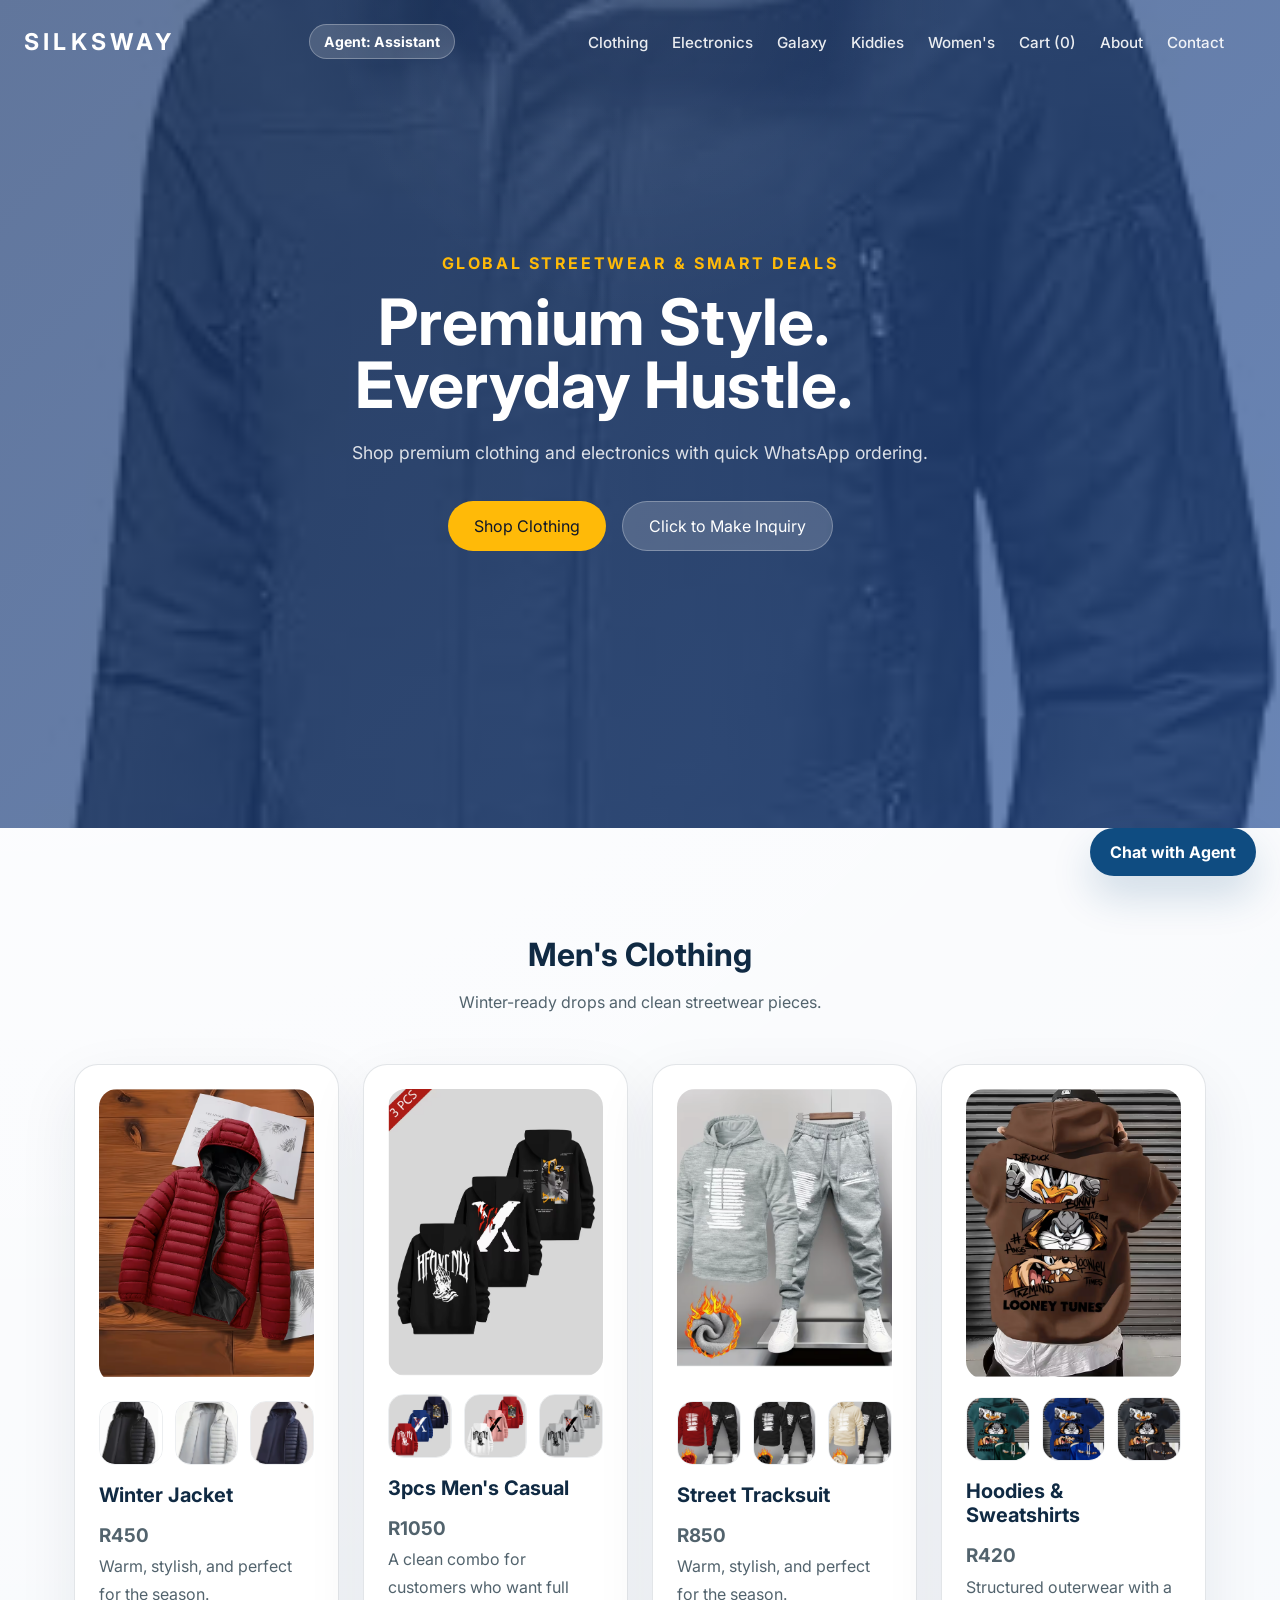
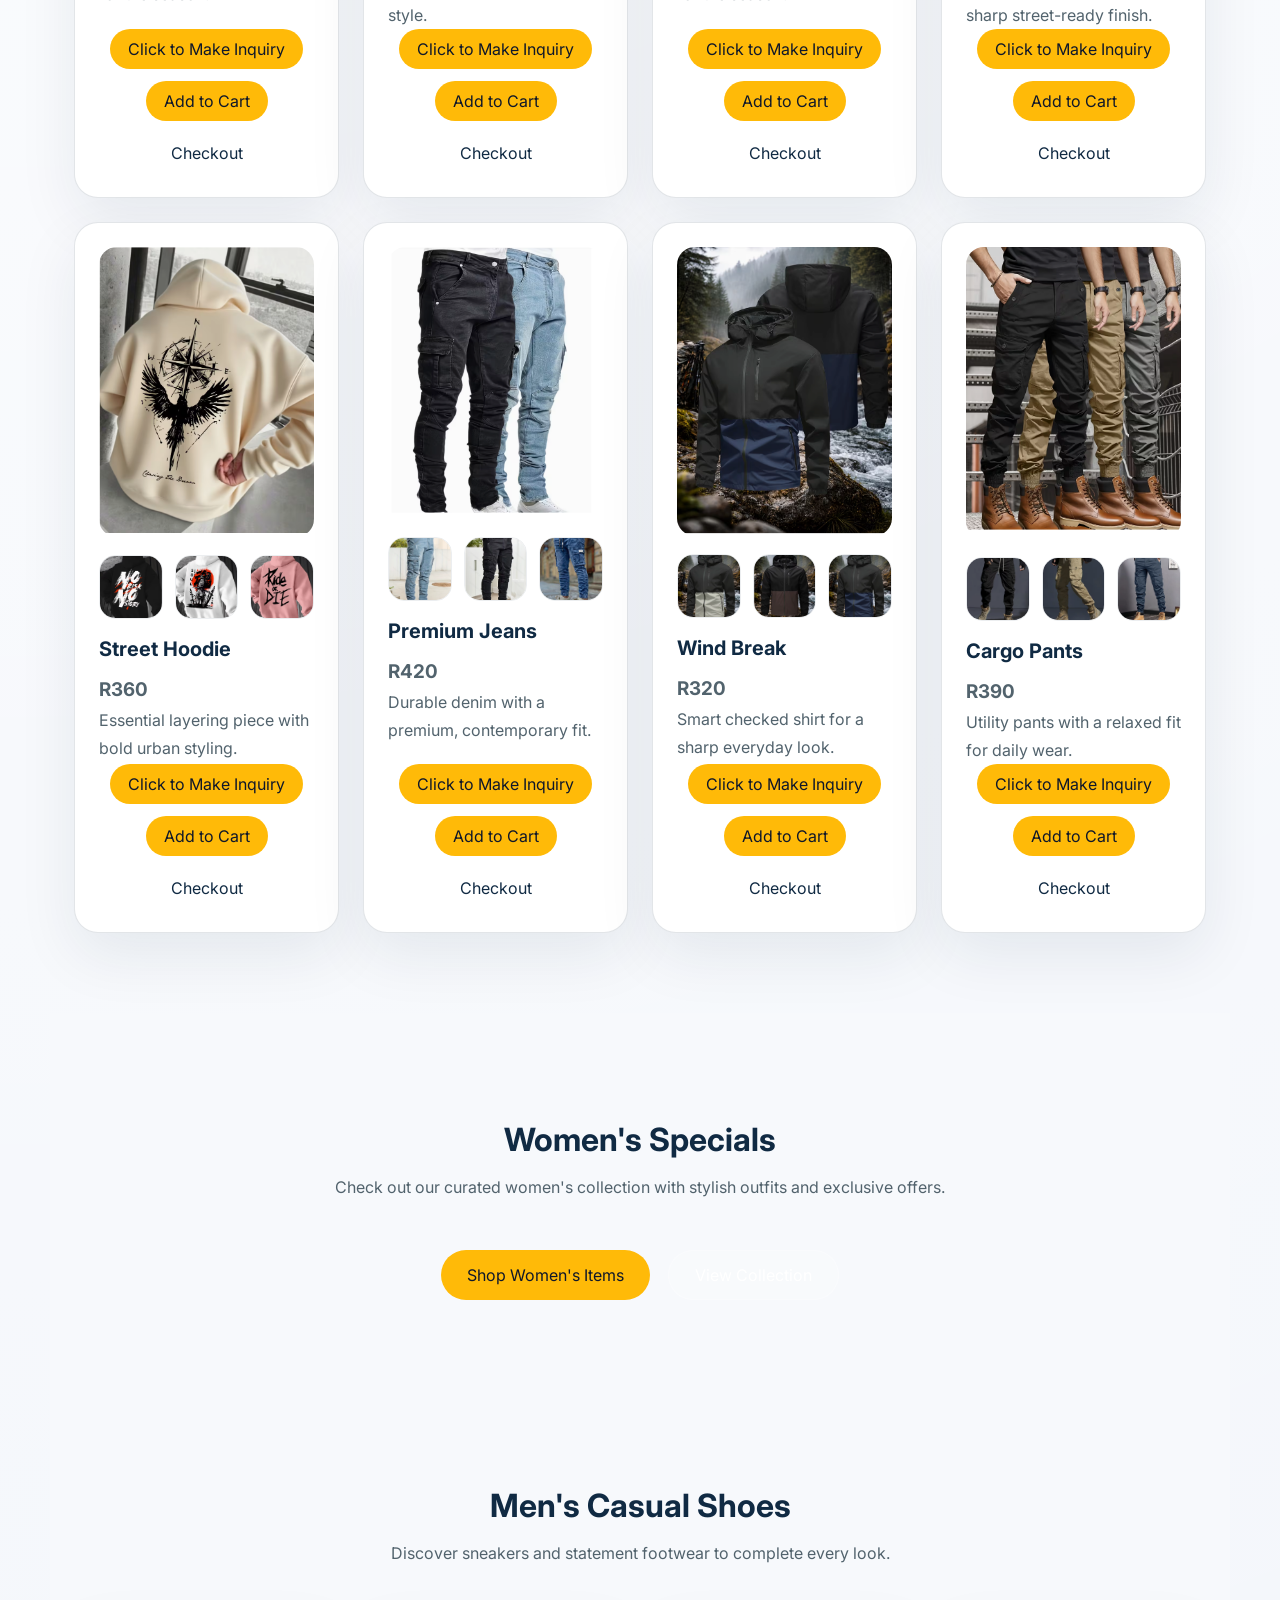
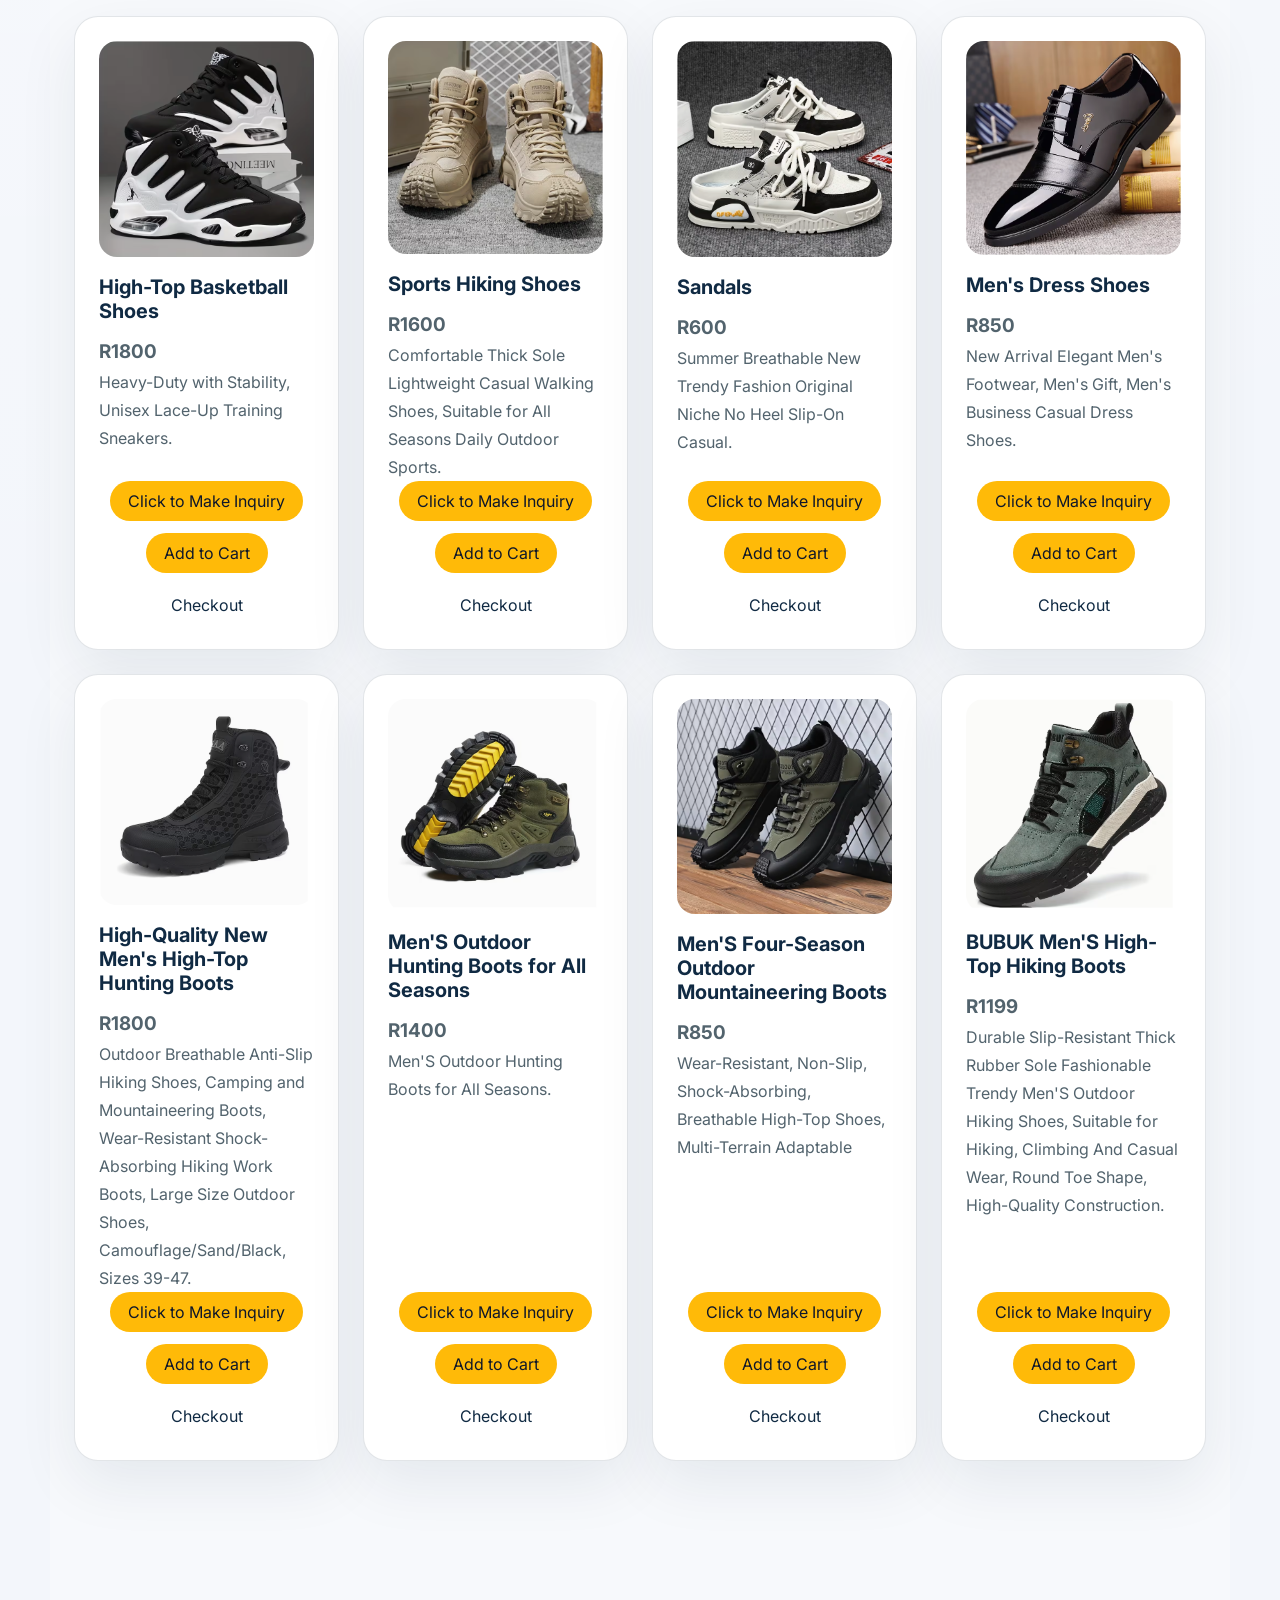
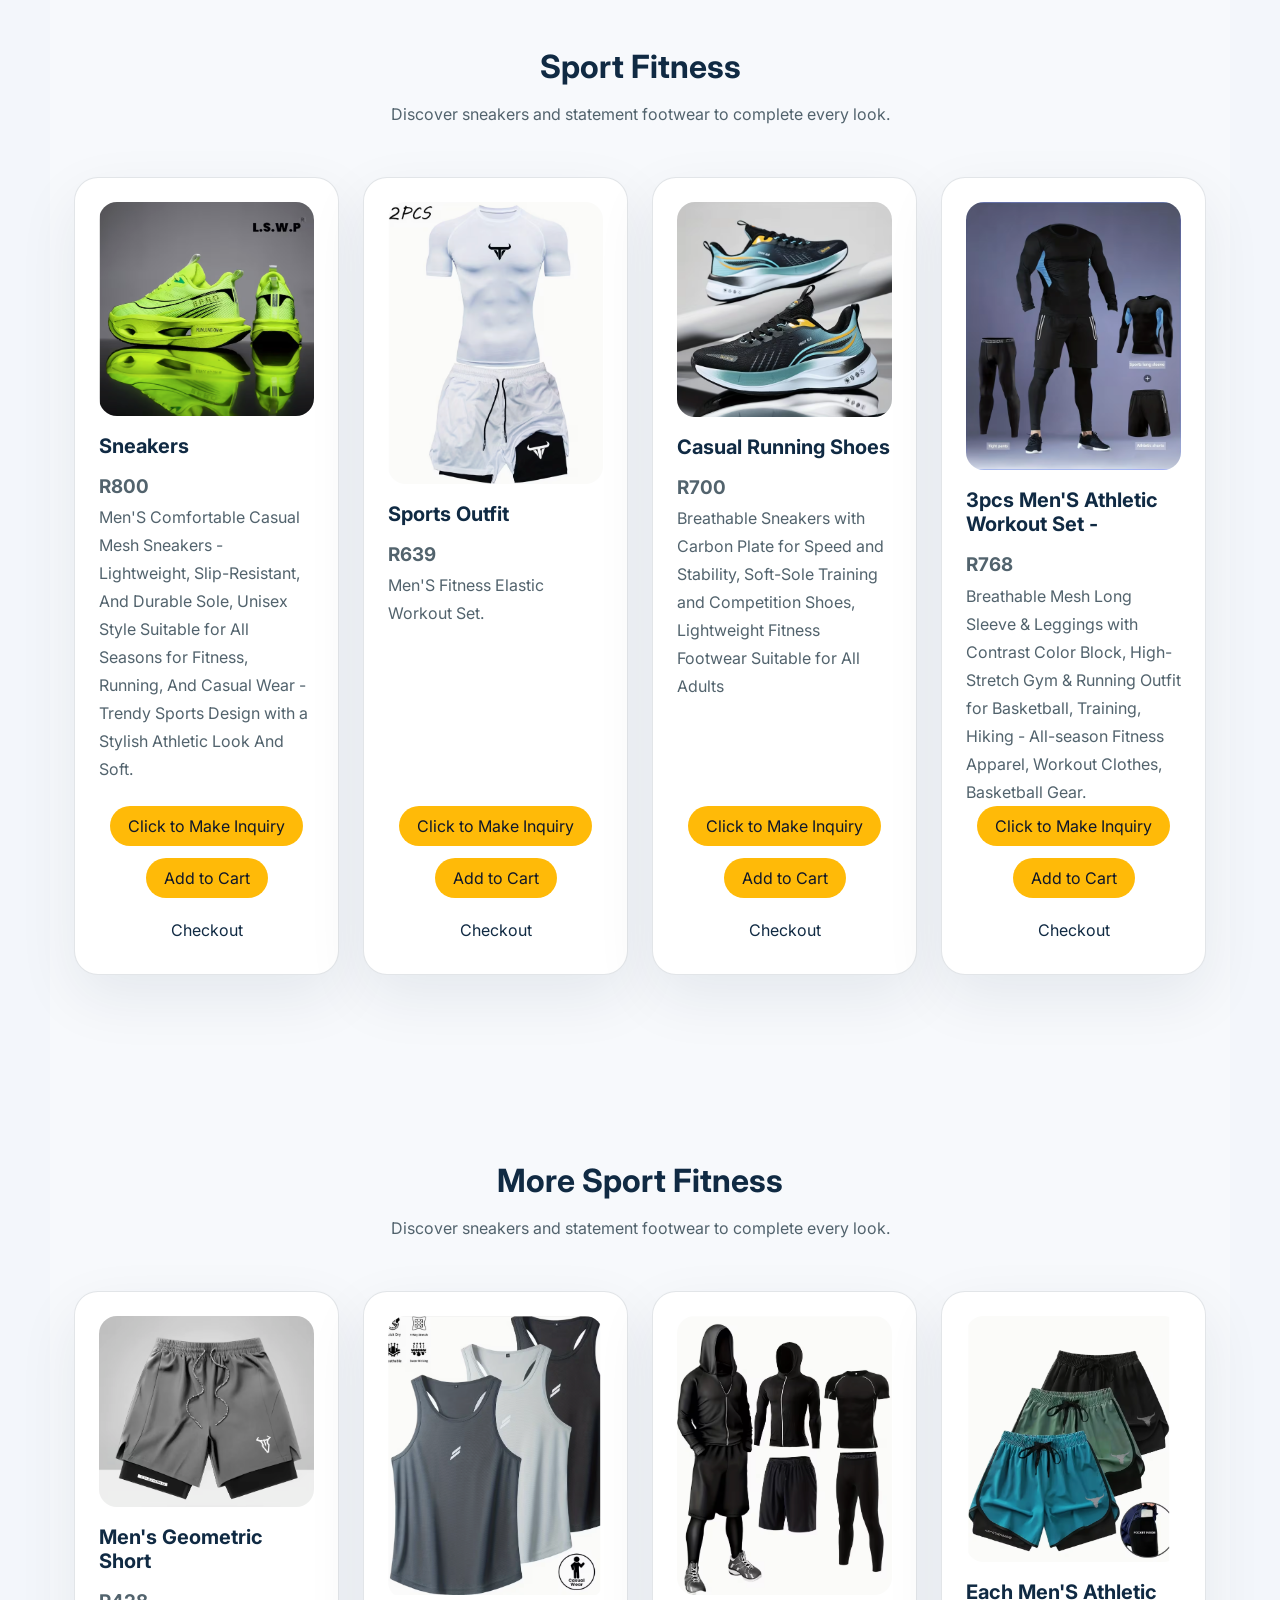
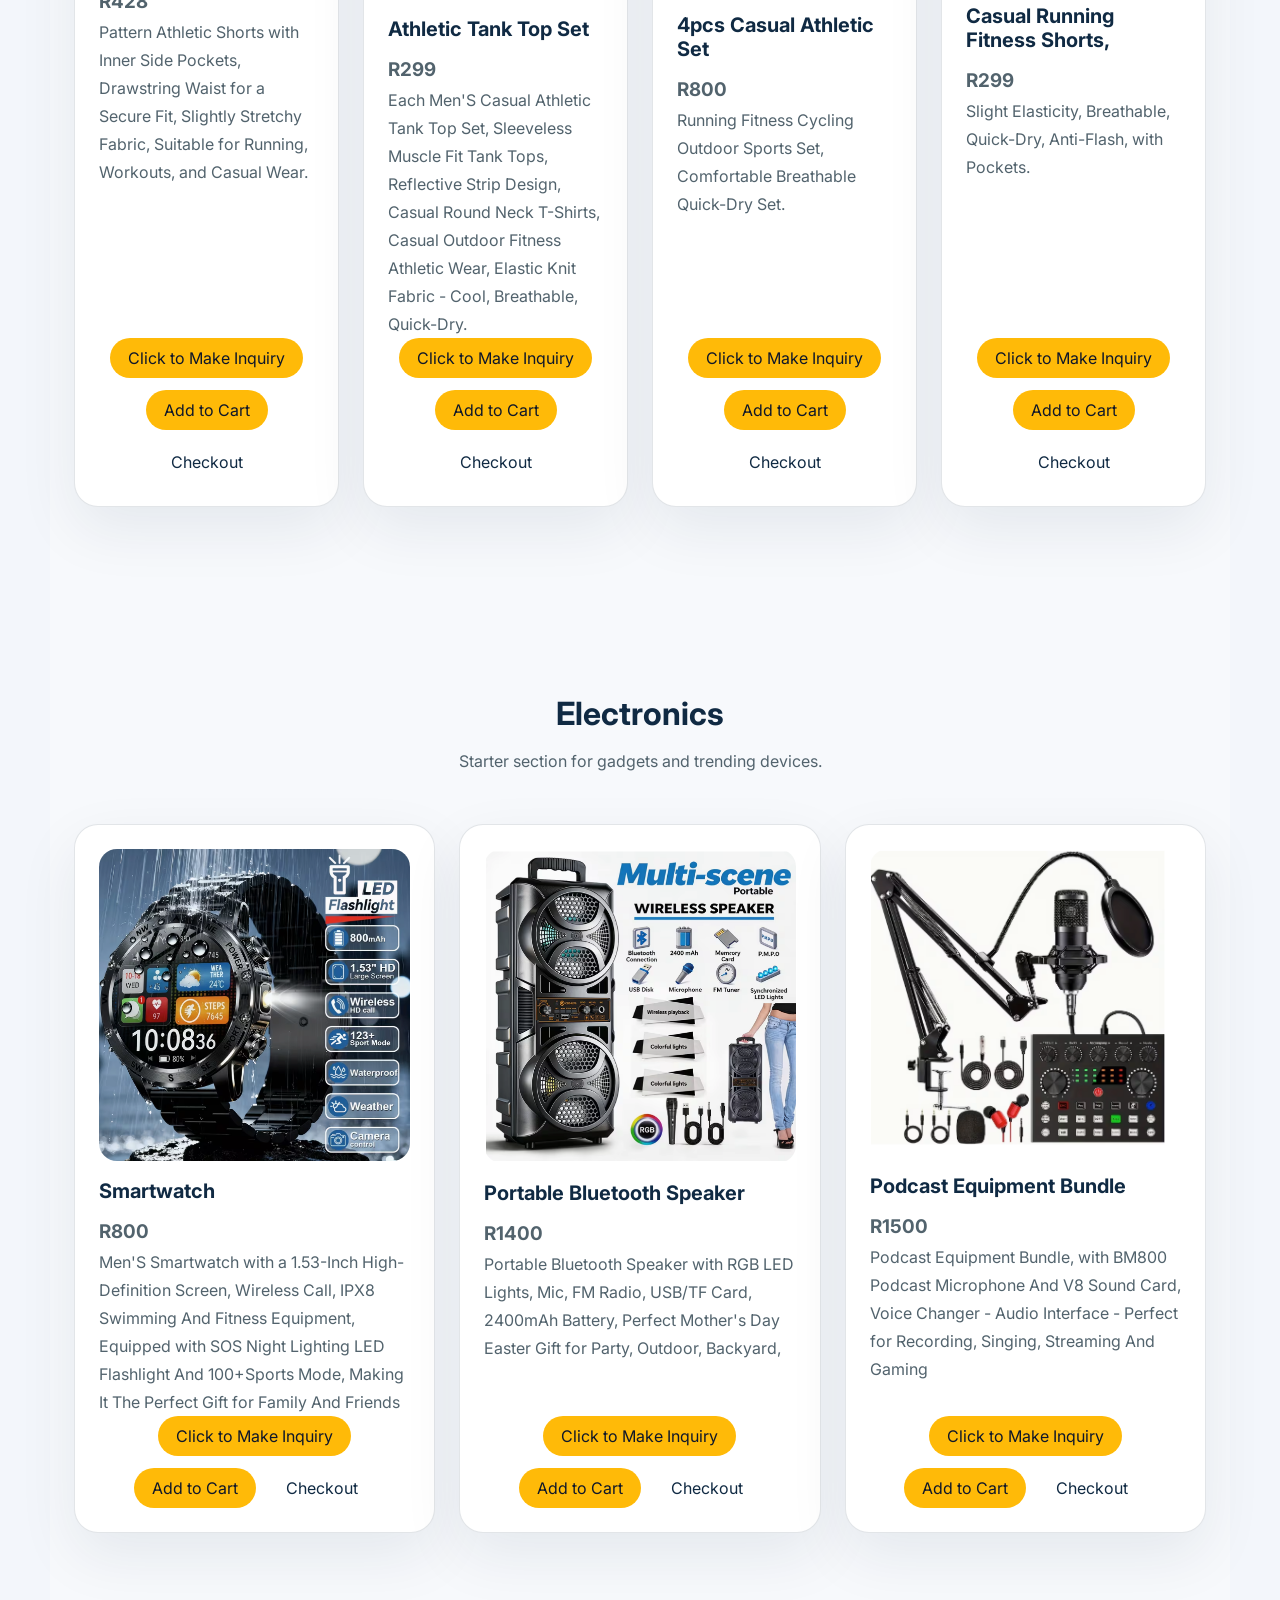
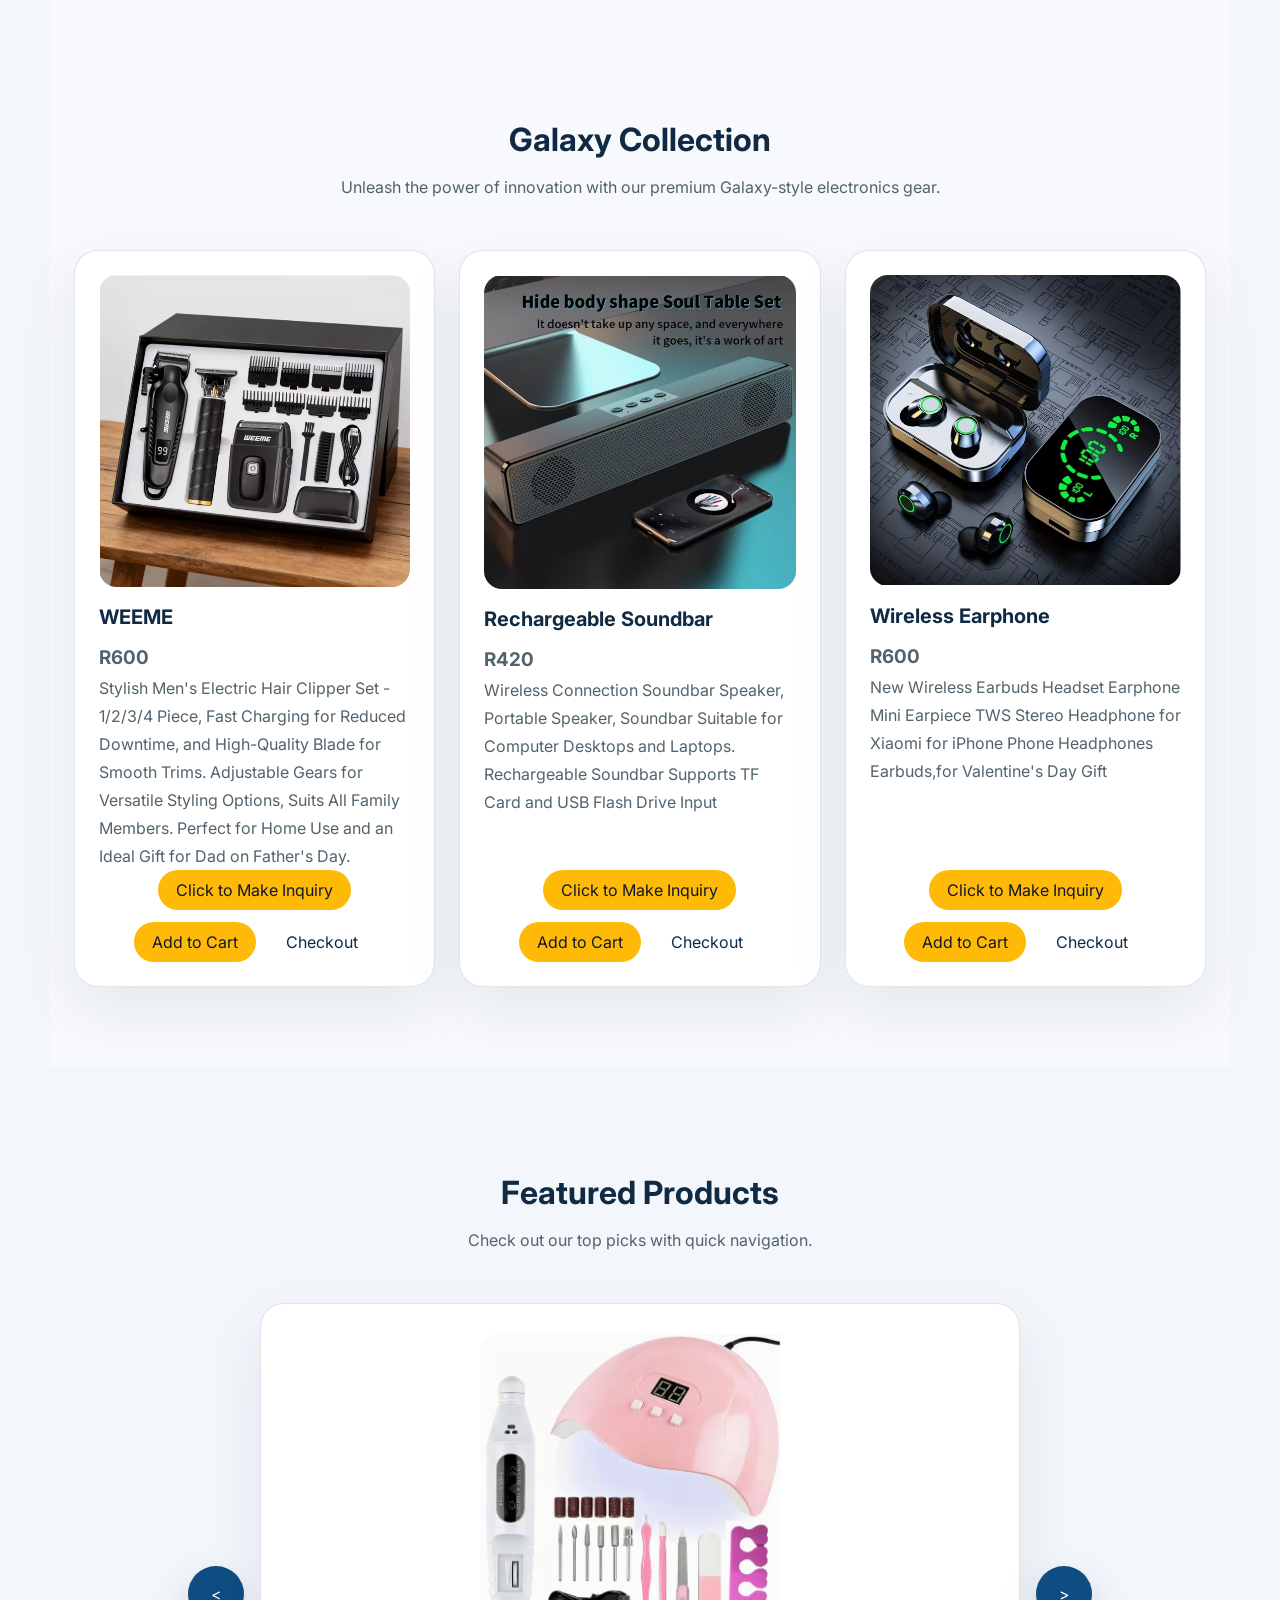
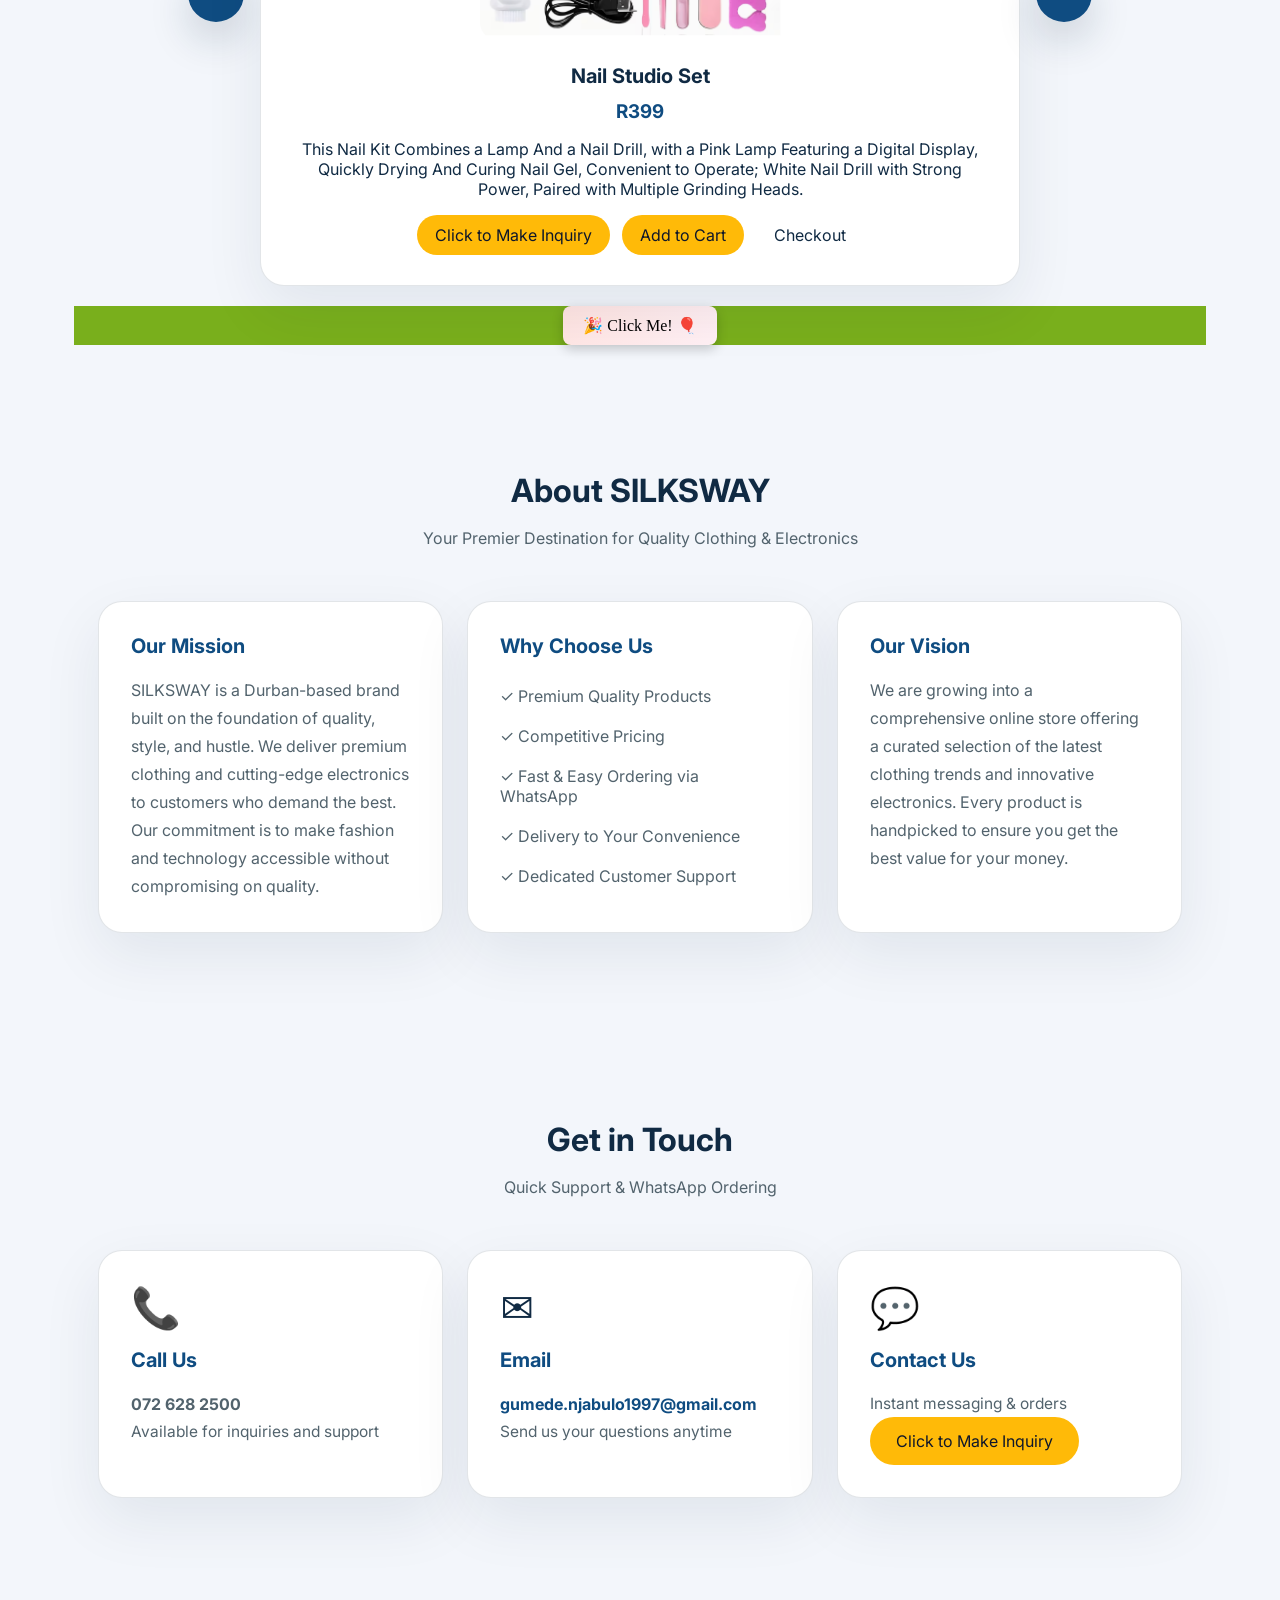
<file: index.html>
<!DOCTYPE html>
<html lang="en">
<head>
  <meta charset="UTF-8" />
  <meta name="viewport" content="width=device-width, initial-scale=1.0" />
  <title>SILKSWAY | Clothing & Electronics</title>
  <link rel="stylesheet" href="styles.css" />
  <!-- Optional: Google Fonts for a modern look -->
  <link href="https://fonts.googleapis.com/css2?family=Inter:wght@400;600&display=swap" rel="stylesheet" />
</head>
<body>
<!-- Header / Hero Section -->
<header class="hero">
  <nav class="nav" aria-label="Main Navigation">
    <div class="logo" aria-label="SILKSWAY">SILKSWAY</div>
    <div class="agent-badge">Agent: Assistant</div>
    <button class="hamburger" aria-label="Toggle navigation menu">
      <span class="bar"></span>
      <span class="bar"></span>
      <span class="bar"></span>
    </button>
    <ul class="nav-links">
      <li><a href="#clothing">Clothing</a></li>
      <li><a href="#electronics">Electronics</a></li>
      <li><a href="#galaxy">Galaxy</a></li>
      <li><a href="kiddies.html">Kiddies</a></li>
      <li><a href="women.html">Women's</a></li>
      <li><a href="checkout.html">Cart (<span id="cartNavCount">0</span>)</a></li>
      <li><a href="#about">About</a></li>
      <li><a href="#contact">Contact</a></li>
    </ul>
  </nav>

  <div class="hero-content">
    <p class="tag">Global Streetwear &amp; Smart Deals</p>
    <h1 class="headline">Premium Style. Everyday Hustle.</h1>
    <p class="subheading">
      Shop premium clothing and electronics with quick WhatsApp ordering.
    </p>
    <div class="cta-buttons">
      <a class="btn primary" href="#clothing">Shop Clothing</a>
      <a class="btn secondary" href="inquiry.html?general=true" target="_blank" rel="noopener noreferrer">Click to Make Inquiry</a>
    </div>
  </div>
</header>

  <!-- Clothing Section -->
  <section class="section" id="clothing">
    <div class="section-head">
      <h2>Men's Clothing</h2>
      <p>Winter-ready drops and clean streetwear pieces.</p>
    </div>





    <div class="grid">
      <!-- Product Card 1 -->
      <article class="card">
        <div class="image-gallery">
          <img id="mainImage1" src="img/j1.png" alt="Winter Jacket" class="main-img" />
          <div class="thumbnails">
          <img src="img/j2.png" alt="Thumbnail 2" onmouseenter="setMainImageOnHover('mainImage1', 'img/j2.png')">
          <img src="img/j4.png" alt="Thumbnail 1" onmouseenter="setMainImageOnHover('mainImage1', 'img/j4.png')">
          <img src="img/j3.png" alt="Thumbnail 3" onmouseenter="setMainImageOnHover('mainImage1', 'img/j3.png')">
          </div>
        </div>
        <h3>Winter Jacket</h3>
        <p class="price">R450</p>
        <p>Warm, stylish, and perfect for the season.</p>
        <div class="card-actions">
          <button class="btn primary small" onclick="window.open('inquiry.html?price=450&product=Winter Jacket', '_blank')">Click to Make Inquiry</button>
          <a class="btn pay small" href="checkout.html">Checkout</a>
        </div>
      </article>


      <!-- Product Card 2 -->
      <article class="card">
        <div class="image-gallery">
          <img id="mainImage2" src="img/pc1.png" alt="Winter Jacket" class="main-img" />
          <div class="thumbnails">
           <img src="img/pc2.png" alt="Thumbnail 1" onmouseenter="setMainImageOnHover('mainImage2', 'img/pc2.png')">
          <img src="img/pc3.png" alt="Thumbnail 2" onmouseenter="setMainImageOnHover('mainImage2', 'img/pc3.png')">
          <img src="img/pc4.png" alt="Thumbnail 3" onmouseenter="setMainImageOnHover('mainImage2', 'img/pc4.png')">
          </div>
        </div>
        <h3>3pcs Men's Casual</h3>
        <p class="price">R1050</p>
        <p>A clean combo for customers who want full style.</p>
        <div class="card-actions">
          <button class="btn primary small" onclick="window.open('inquiry.html?price=1050&product=3pcs Men\'s Casual Fashion Streetwear Printed Hooded Sweatshirt', '_blank')">Click to Make Inquiry</button>
          <a class="btn pay small" href="checkout.html">Checkout</a>
        </div>
      </article>



        <!-- Product Card 3 -->
      <article class="card">
        <div class="image-gallery">
          <img id="mainImage3" src="img/17.png" alt="Winter Jacket" class="main-img" />
          <div class="thumbnails">
             <img src="img/18.png" alt="Thumbnail 1" onmouseenter="setMainImageOnHover('mainImage3', 'img/18.png')">
          <img src="img/19.png" alt="Thumbnail 2" onmouseenter="setMainImageOnHover('mainImage3', 'img/19.png')">
          <img src="img/20.png" alt="Thumbnail 3" onmouseenter="setMainImageOnHover('mainImage3', 'img/20.png')">
          </div>
        </div>
        <h3>Street Tracksuit</h3>
        <p class="price">R850</p>
        <p>Warm, stylish, and perfect for the season.</p>
        <div class="card-actions">
          <button class="btn primary small" onclick="window.open('inquiry.html?price=850&product=Street Tracksuit', '_blank')">Click to Make Inquiry</button>
          <a class="btn pay small" href="checkout.html">Checkout</a>
        </div>
      </article>

      <!-- Product Card 4 -->
      <article class="card">
        <div class="image-gallery">
          <img id="mainImage4" src="img/sw1.png" alt="Denim Jacket" class="main-img" />
          <div class="thumbnails">
            <img src="img/sw2.png" alt="Thumbnail 1" onmouseenter="setMainImageOnHover('mainImage4', 'img/sw2.png')">
            <img src="img/sw3.png" alt="Thumbnail 2" onmouseenter="setMainImageOnHover('mainImage4', 'img/sw3.png')">
            <img src="img/sw4.png" alt="Thumbnail 3" onmouseenter="setMainImageOnHover('mainImage4', 'img/sw4.png')">
          </div>
        </div>
        <h3>Hoodies & Sweatshirts</h3>
        <p class="price">R420</p>
        <p>Structured outerwear with a sharp street-ready finish.</p>
        <div class="card-actions">
          <button class="btn primary small" onclick="window.open('inquiry.html?price=420&product=Hoodies & Sweatshirts', '_blank')">Click to Make Inquiry</button>
          <a class="btn pay small" href="checkout.html">Checkout</a>
        </div>
      </article>

      <!-- Product Card 5 -->
      <article class="card">
        <div class="image-gallery">
          <img id="mainImage5" src="img/die1.png" alt="Street Hoodie" class="main-img" />
          <div class="thumbnails">
            <img src="img/die2.png" alt="Thumbnail 1" onmouseenter="setMainImageOnHover('mainImage5', 'img/die2.png')">
            <img src="img/die3.png" alt="Thumbnail 2" onmouseenter="setMainImageOnHover('mainImage5', 'img/die3.png')">
            <img src="img/die4.png" alt="Thumbnail 3" onmouseenter="setMainImageOnHover('mainImage5', 'img/die4.png')">
          </div>
        </div>
        <h3>Street Hoodie</h3>
        <p class="price">R360</p>
        <p>Essential layering piece with bold urban styling.</p>
        <div class="card-actions">
          <button class="btn primary small" onclick="window.open('inquiry.html?price=360&product=Street Hoodie', '_blank')">Click to Make Inquiry</button>
          <a class="btn pay small" href="checkout.html">Checkout</a>
        </div>
      </article>

      <!-- Product Card 6 -->
      <article class="card">
        <div class="image-gallery">
          <img id="mainImage6" src="img/p1.png" alt="Premium Jeans" class="main-img" />
          <div class="thumbnails">
            <img src="img/p2.png" alt="Thumbnail 1" onmouseenter="setMainImageOnHover('mainImage6', 'img/p2.png')">
            <img src="img/p3.png" alt="Thumbnail 2" onmouseenter="setMainImageOnHover('mainImage6', 'img/p3.png')">
            <img src="img/p4.png" alt="Thumbnail 3" onmouseenter="setMainImageOnHover('mainImage6', 'img/p4.png')">
          </div>
        </div>
        <h3>Premium Jeans</h3>
        <p class="price">R420</p>
        <p>Durable denim with a premium, contemporary fit.</p>
        <div class="card-actions">
          <button class="btn primary small" onclick="window.open('inquiry.html?price=420&product=Premium Jeans', '_blank')">Click to Make Inquiry</button>
          <a class="btn pay small" href="checkout.html">Checkout</a>
        </div>
      </article>

      <!-- Product Card 7 -->
      <article class="card">
        <div class="image-gallery">
          <img id="mainImage7" src="img/wind1.png" alt="Checked Shirt" class="main-img" />
          <div class="thumbnails">
            <img src="img/wind2.png" alt="Thumbnail 1" onmouseenter="setMainImageOnHover('mainImage7', 'img/wind2.png')">
            <img src="img/wind3.png" alt="Thumbnail 2" onmouseenter="setMainImageOnHover('mainImage7', 'img/wind3.png')">
            <img src="img/wind4.png" alt="Thumbnail 3" onmouseenter="setMainImageOnHover('mainImage7', 'img/wind4.png')">
          </div>
        </div>
        <h3>Wind Break</h3>
        <p class="price">R320</p>
        <p>Smart checked shirt for a sharp everyday look.</p>
        <div class="card-actions">
          <button class="btn primary small" onclick="window.open('inquiry.html?price=320&product=Checked Shirt', '_blank')">Click to Make Inquiry</button>
          <a class="btn pay small" href="checkout.html">Checkout</a>
        </div>
      </article>

      <!-- Product Card 8 -->
      <article class="card">
        <div class="image-gallery">
          <img id="mainImage8" src="img/c1.png" alt="Cargo Pants" class="main-img" />
          <div class="thumbnails">
            <img src="img/c2.png" alt="Thumbnail 1" onmouseenter="setMainImageOnHover('mainImage8', 'img/c2.png')">
            <img src="img/c3.png" alt="Thumbnail 2" onmouseenter="setMainImageOnHover('mainImage8', 'img/c3.png')">
            <img src="img/c4.png" alt="Thumbnail 3" onmouseenter="setMainImageOnHover('mainImage8', 'img/c4.png')">
          </div>
        </div>
        <h3>Cargo Pants</h3>
        <p class="price">R390</p>
        <p>Utility pants with a relaxed fit for daily wear.</p>
        <div class="card-actions">
          <button class="btn primary small" onclick="window.open('inquiry.html?price=390&product=Cargo Pants', '_blank')">Click to Make Inquiry</button>
          <a class="btn pay small" href="checkout.html">Checkout</a>
        </div>
      </article>
  </section>







  <section class="section alt" id="women-special">
    <div class="section-head">
      <h2>Women's Specials</h2>
      <p>Check out our curated women's collection with stylish outfits and exclusive offers.</p>
    </div>
    <div class="card-actions" style="justify-content:center; gap:18px;">
      <a class="btn primary" href="women.html">Shop Women's Items</a>
      <a class="btn secondary" href="women.html">View Collection</a>
    </div>
  </section>




  <section class="section alt Men's Casual Shoes-section" id="Men's Casual Shoes">
    <div class="section-head">
      <h2>Men's Casual Shoes</h2>
      <p>Discover sneakers and statement footwear to complete every look.</p>
    </div>

    <div class="grid shoes-grid">
      <article class="card">
        <div class="image-gallery">
          <img src="img/b1.png" alt="High-Top Basketball Shoes" class="main-img" />
        </div>
        <h3>High-Top Basketball Shoes</h3>
        <p class="price">R1800</p>
        <p>Heavy-Duty with Stability, Unisex Lace-Up Training Sneakers.</p>
        <div class="card-actions">
          <button class="btn primary small" onclick="window.open('inquiry.html?price=1800&product=High-Top Basketball Shoes', '_blank')">Click to Make Inquiry</button>
          <a class="btn pay small" href="checkout.html">Checkout</a>
        </div>
      </article>


      

      <article class="card">
        <div class="image-gallery">
          <img src="img/b2.png" alt="Sports Hiking Shoes" class="main-img" />
        </div>
        <h3>Sports Hiking Shoes</h3>
        <p class="price">R1600</p>
        <p>Comfortable Thick Sole Lightweight Casual Walking Shoes, Suitable for All Seasons Daily Outdoor Sports.</p>
        <div class="card-actions">
          <button class="btn primary small" onclick="window.open('inquiry.html?price=1600&product=Sports Hiking Shoes', '_blank')">Click to Make Inquiry</button>
          <a class="btn pay small" href="checkout.html">Checkout</a>
        </div>
      </article>

      <article class="card">
        <div class="image-gallery">
          <img src="img/b4.png" alt="Sandals" class="main-img" />
        </div>
        <h3>Sandals</h3>
        <p class="price">R600</p>
        <p>Summer Breathable New Trendy Fashion Original Niche No Heel Slip-On Casual.</p>
        <div class="card-actions">
          <button class="btn primary small" onclick="window.open('inquiry.html?price=600&product=Sandals', '_blank')">Click to Make Inquiry</button>
          <a class="btn pay small" href="checkout.html">Checkout</a>
        </div>
      </article>

      <article class="card">
        <div class="image-gallery">
          <img src="img/b5.png" alt="Men's Dress Shoes" class="main-img" />
        </div>
        <h3>Men's Dress Shoes</h3>
        <p class="price">R850</p>
        <p>New Arrival Elegant Men's Footwear, Men's Gift, Men's Business Casual Dress Shoes.</p>
        <div class="card-actions">
          <button class="btn primary small" onclick="window.open('inquiry.html?price=850&product=Mens Dress Shoes', '_blank')">Click to Make Inquiry</button>
          <a class="btn pay small" href="checkout.html">Checkout</a>
        </div>
      </article>






<article class="card">
        <div class="image-gallery">
          <img src="img/b6.png" alt="Men's Dress Shoes" class="main-img" />
        </div>
        <h3>High-Quality New Men's High-Top Hunting Boots</h3>
        <p class="price">R1800</p>
        <p>Outdoor Breathable Anti-Slip Hiking Shoes, Camping and Mountaineering Boots, Wear-Resistant Shock-Absorbing Hiking Work Boots, Large Size Outdoor Shoes, Camouflage/Sand/Black, Sizes 39-47.</p>
        <div class="card-actions">
          <button class="btn primary small" onclick="window.open('inquiry.html?price=850&product=Mens Dress Shoes', '_blank')">Click to Make Inquiry</button>
          <a class="btn pay small" href="checkout.html">Checkout</a>
        </div>
      </article>


<article class="card">
        <div class="image-gallery">
          <img src="img/b7.png" alt="Men's Dress Shoes" class="main-img" />
        </div>
        <h3>Men'S Outdoor Hunting Boots for All Seasons</h3>
        <p class="price">R1400</p>
        <p>Men'S Outdoor Hunting Boots for All Seasons.</p>
        <div class="card-actions">
          <button class="btn primary small" onclick="window.open('inquiry.html?price=850&product=Mens Dress Shoes', '_blank')">Click to Make Inquiry</button>
          <a class="btn pay small" href="checkout.html">Checkout</a>
        </div>
      </article>


      <article class="card">
        <div class="image-gallery">
          <img src="img/b8.png" alt="Men's Dress Shoes" class="main-img" />
        </div>
        <h3>Men'S Four-Season Outdoor Mountaineering Boots</h3>
        <p class="price">R850</p>
        <p>Wear-Resistant, Non-Slip, Shock-Absorbing, Breathable High-Top Shoes, Multi-Terrain Adaptable</p>
        <div class="card-actions">
          <button class="btn primary small" onclick="window.open('inquiry.html?price=850&product=Mens Dress Shoes', '_blank')">Click to Make Inquiry</button>
          <a class="btn pay small" href="checkout.html">Checkout</a>
        </div>
      </article>



      <article class="card">
        <div class="image-gallery">
          <img src="img/b9.png" alt="Men's Dress Shoes" class="main-img" />
        </div>
        <h3>BUBUK Men'S High-Top Hiking Boots</h3>
        <p class="price">R1199</p>
        <p>Durable Slip-Resistant Thick Rubber Sole Fashionable Trendy Men'S Outdoor Hiking Shoes, Suitable for Hiking, Climbing And Casual Wear, Round Toe Shape, High-Quality Construction.</p>
        <div class="card-actions">
          <button class="btn primary small" onclick="window.open('inquiry.html?price=850&product=Mens Dress Shoes', '_blank')">Click to Make Inquiry</button>
          <a class="btn pay small" href="checkout.html">Checkout</a>
        </div>
      </article>
      
    </div>
  </section>



  <section class="section alt Men's Casual Shoes-section" id="Men's Casual Shoes">
    <div class="section-head">
      <h2>Sport Fitness</h2>
      <p>Discover sneakers and statement footwear to complete every look.</p>
    </div>

    <div class="grid shoes-grid">
      <article class="card">
        <div class="image-gallery">
          <img src="img/r1.png" alt="High-Top Basketball Shoes" class="main-img" />
        </div>
        <h3>Sneakers</h3>
        <p class="price">R800</p>
        <p>Men'S Comfortable Casual Mesh Sneakers - Lightweight, Slip-Resistant, And Durable Sole, Unisex Style Suitable for All Seasons for Fitness, Running, And Casual Wear - Trendy Sports Design with a Stylish Athletic Look And Soft.</p>
        <div class="card-actions">
          <button class="btn primary small" onclick="window.open('inquiry.html?price=1800&product=High-Top Basketball Shoes', '_blank')">Click to Make Inquiry</button>
          <a class="btn pay small" href="checkout.html">Checkout</a>
        </div>
      </article>


      

      <article class="card">
        <div class="image-gallery">
          <img src="img/r3.png" alt="Sports Hiking Shoes" class="main-img" />
        </div>
        <h3>Sports Outfit</h3>
        <p class="price">R639</p>
        <p>Men'S Fitness Elastic Workout Set.</p>
        <div class="card-actions">
          <button class="btn primary small" onclick="window.open('inquiry.html?price=1600&product=Sports Hiking Shoes', '_blank')">Click to Make Inquiry</button>
          <a class="btn pay small" href="checkout.html">Checkout</a>
        </div>
      </article>

      <article class="card">
        <div class="image-gallery">
          <img src="img/r2.png" alt="Sandals" class="main-img" />
        </div>
        <h3>Casual Running Shoes</h3>
        <p class="price">R700</p>
        <p>Breathable Sneakers with Carbon Plate for Speed and Stability, Soft-Sole Training and Competition Shoes, Lightweight Fitness Footwear Suitable for All Adults</p>
        <div class="card-actions">
          <button class="btn primary small" onclick="window.open('inquiry.html?price=600&product=Sandals', '_blank')">Click to Make Inquiry</button>
          <a class="btn pay small" href="checkout.html">Checkout</a>
        </div>
      </article>

      <article class="card">
        <div class="image-gallery">
          <img src="img/r4.png" alt="Men's Dress Shoes" class="main-img" />
        </div>
        <h3>3pcs Men'S Athletic Workout Set - </h3>
        <p class="price">R768</p>
        <p>Breathable Mesh Long Sleeve & Leggings with Contrast Color Block, High-Stretch Gym & Running Outfit for Basketball, Training, Hiking - All-season Fitness Apparel, Workout Clothes, Basketball Gear.</p>
        <div class="card-actions">
          <button class="btn primary small" onclick="window.open('inquiry.html?price=850&product=Mens Dress Shoes', '_blank')">Click to Make Inquiry</button>
          <a class="btn pay small" href="checkout.html">Checkout</a>
        </div>
      </article>
    </div>
  </section>



   <section class="section alt Men's Casual Shoes-section" id="Men's Casual Shoes">
    <div class="section-head">
      <h2>More Sport Fitness</h2>
      <p>Discover sneakers and statement footwear to complete every look.</p>
    </div>

    <div class="grid shoes-grid">
      <article class="card">
        <div class="image-gallery">
          <img src="img/r5.png" alt="High-Top Basketball Shoes" class="main-img" />
        </div>
        <h3>Men's Geometric Short</h3>
        <p class="price">R428</p>
        <p>Pattern Athletic Shorts with Inner Side Pockets, Drawstring Waist for a Secure Fit, Slightly Stretchy Fabric, Suitable for Running, Workouts, and Casual Wear.</p>
        <div class="card-actions">
          <button class="btn primary small" onclick="window.open('inquiry.html?price=1800&product=High-Top Basketball Shoes', '_blank')">Click to Make Inquiry</button>
          <a class="btn pay small" href="checkout.html">Checkout</a>
        </div>
      </article>


      

      <article class="card">
        <div class="image-gallery">
          <img src="img/r6.png" alt="Sports Hiking Shoes" class="main-img" />
        </div>
        <h3>Athletic Tank Top Set</h3>
        <p class="price">R299</p>
        <p>Each Men'S Casual Athletic Tank Top Set, Sleeveless Muscle Fit Tank Tops, Reflective Strip Design, Casual Round Neck T-Shirts, Casual Outdoor Fitness Athletic Wear, Elastic Knit Fabric - Cool, Breathable, Quick-Dry.</p>
        <div class="card-actions">
          <button class="btn primary small" onclick="window.open('inquiry.html?price=1600&product=Sports Hiking Shoes', '_blank')">Click to Make Inquiry</button>
          <a class="btn pay small" href="checkout.html">Checkout</a>
        </div>
      </article>

      <article class="card">
        <div class="image-gallery">
          <img src="img/r7.png" alt="Sandals" class="main-img" />
        </div>
        <h3>4pcs Casual Athletic Set</h3>
        <p class="price">R800</p>
        <p>Running Fitness Cycling Outdoor Sports Set, Comfortable Breathable Quick-Dry Set.</p>
        <div class="card-actions">
          <button class="btn primary small" onclick="window.open('inquiry.html?price=600&product=Sandals', '_blank')">Click to Make Inquiry</button>
          <a class="btn pay small" href="checkout.html">Checkout</a>
        </div>
      </article>

      <article class="card">
        <div class="image-gallery">
          <img src="img/r8.png" alt="Men's Dress Shoes" class="main-img" />
        </div>
        <h3>Each Men'S Athletic Casual Running Fitness Shorts, </h3>
        <p class="price">R299</p>
        <p>Slight Elasticity, Breathable, Quick-Dry, Anti-Flash, with Pockets.</p>
        <div class="card-actions">
          <button class="btn primary small" onclick="window.open('inquiry.html?price=850&product=Mens Dress Shoes', '_blank')">Click to Make Inquiry</button>
          <a class="btn pay small" href="checkout.html">Checkout</a>
        </div>
      </article>
    </div>
  </section>



  <!-- Electronics Section -->
  <section class="section alt" id="electronics">
    <div class="section-head">
      <h2>Electronics</h2>
      <p>Starter section for gadgets and trending devices.</p>
    </div>


    
    <div class="grid">
      <!-- Card 1 -->
      <article class="card">
        <div class="image" role="button" aria-label="Smart Watch" onclick="openModal('img/watch.jpg')">
          <img src="img/53.png" alt="Smart Watch" />
        </div>
        <h3>Smartwatch </h3>
        <p class="price">R800</p>
        <p>Men'S Smartwatch with a 1.53-Inch High-Definition Screen, Wireless Call, IPX8 Swimming And Fitness Equipment, Equipped with SOS Night Lighting LED Flashlight And 100+Sports Mode, Making It The Perfect Gift for Family And Friends</p>
        <div class="card-actions">
          <button class="btn primary small" onclick="window.open('inquiry.html?price=800&product=Smartwatch', '_blank')">Click to Make Inquiry</button>
          <a class="btn pay small" href="checkout.html">Checkout</a>
        </div>
      </article>



      <!-- Card 2 -->
      <article class="card">
        <div class="image" role="button" aria-label="Bluetooth Speaker" onclick="openModal('img/speaker.jpg')">
          <img src="img/54.png" alt="Bluetooth Speaker" />
        </div>
        <h3>Portable Bluetooth Speaker</h3>
        <p class="price">R1400</p>
        <p>Portable Bluetooth Speaker with RGB LED Lights, Mic, FM Radio, USB/TF Card, 2400mAh Battery, Perfect Mother's Day Easter Gift for Party, Outdoor, Backyard,</p>
        <div class="card-actions">
          <button class="btn primary small" onclick="window.open('inquiry.html?price=1400&product=Portable Bluetooth Speaker', '_blank')">Click to Make Inquiry</button>
          <a class="btn pay small" href="checkout.html">Checkout</a>
        </div>
      </article>


      <!-- Card 3 -->
      <article class="card">
        <div class="image" role="button" aria-label="Wireless Earbuds" onclick="openModal('img/earbuds.jpg')">
          <img src="img/55.png" alt="Wireless Earbuds" />
        </div>
        <h3>Podcast Equipment Bundle</h3>
        <p class="price">R1500</p>
        <p>Podcast Equipment Bundle, with BM800 Podcast Microphone And V8 Sound Card, Voice Changer - Audio Interface - Perfect for Recording, Singing, Streaming And Gaming</p>
        <div class="card-actions">
          <button class="btn primary small" onclick="window.open('inquiry.html?price=1500&product=Podcast Equipment Bundle', '_blank')">Click to Make Inquiry</button>
          <a class="btn pay small" href="checkout.html">Checkout</a>
        </div>
      </article>


    </div>

  </section>




  


  <!-- Galaxy Section -->
  <section class="section alt" id="galaxy">
    <div class="section-head">
      <h2>Galaxy Collection</h2>
      <p>Unleash the power of innovation with our premium Galaxy-style electronics gear.</p>
    </div>


    <div class="grid">
      <article class="card">
        <div class="image" role="button" aria-label="Galaxy Hoodie" onclick="openModal('img/aa.jpg')">
          <img src="img/50.png" alt="Galaxy Hoodie" />
        </div>
        <h3>WEEME</h3>
        <p class="price">R600</p>
        <p>Stylish Men's Electric Hair Clipper Set - 1/2/3/4 Piece, Fast Charging for Reduced Downtime, and High-Quality Blade for Smooth Trims. Adjustable Gears for Versatile Styling Options, Suits All Family Members. Perfect for Home Use and an Ideal Gift for Dad on Father's Day.</p>
        <div class="card-actions">
          <button class="btn primary small" onclick="window.open('inquiry.html?price=600&product=WEEME', '_blank')">Click to Make Inquiry</button>
          <a class="btn pay small" href="checkout.html">Checkout</a>
        </div>
      </article>




      <article class="card">
        <div class="image" role="button" aria-label="Galaxy T-Shirt" onclick="openModal('img/j.jpg')">
          <img src="img/51.png" alt="Galaxy T-Shirt" />
        </div>
        <h3>Rechargeable Soundbar</h3>
        <p class="price">R420</p>
        <p>Wireless Connection Soundbar Speaker, Portable Speaker, Soundbar Suitable for Computer Desktops and Laptops. Rechargeable Soundbar Supports TF Card and USB Flash Drive Input</p>
        <div class="card-actions">
          <button class="btn primary small" onclick="window.open('inquiry.html?price=420&product=Rechargeable Soundbar', '_blank')">Click to Make Inquiry</button>
          <a class="btn pay small" href="checkout.html">Checkout</a>
        </div>
      </article>





      <article class="card">
        <div class="image" role="button" aria-label="Galaxy Cap" onclick="openModal('img/cc.jpg')">
          <img src="img/52.png" alt="Galaxy Cap" />
        </div>
        <h3>Wireless Earphone</h3>
        <p class="price">R600</p>
        <p>New Wireless Earbuds Headset Earphone Mini Earpiece TWS Stereo Headphone for Xiaomi for iPhone Phone Headphones Earbuds,for Valentine's Day Gift</p>
        <div class="card-actions">
          <button class="btn primary small" onclick="window.open('inquiry.html?price=600&product=Wireless Earphone', '_blank')">Click to Make Inquiry</button>
          <a class="btn pay small" href="checkout.html">Checkout</a>
        </div>
      </article>
    </div>
  </section>




  <!-- Featured Products Section -->
  <section class="section" id="products">
    <div class="section-head">
      <h2>Featured Products</h2>
      <p>Check out our top picks with quick navigation.</p>
    </div>

    <div class="carousel">
      <button class="prev-btn">&lt;</button>
      <div class="carousel-container">
        <!-- Product 1 -->
        <div class="carousel-content" data-index="0">
          <img src="img/f1.png" alt="Nail Studio Set" /> 
          <h3>Nail Studio Set</h3>
          <p class="price">R399</p>
          <p>This Nail Kit Combines a Lamp And a Nail Drill, with a Pink Lamp Featuring a Digital Display, Quickly Drying And Curing Nail Gel, Convenient to Operate; White Nail Drill with Strong Power, Paired with Multiple Grinding Heads.</p>
          <div class="card-actions">
            <button class="btn primary small" onclick="window.open('inquiry.html?price=399&product=Nail Studio Set', '_blank')">Click to Make Inquiry</button>
            <button class="btn secondary small add-cart" onclick="addToCart('Nail Studio Set', '399')">Add to Cart</button>
            <a class="btn pay small" href="checkout.html">Checkout</a>
          </div>
        </div>



        <!-- Product 2 -->
        <div class="carousel-content" data-index="1" style="display:none;">
          <img src="img/f2.png" alt="Vlogging Kit" /> 
          <h3>Vlogging Kit</h3>
          <p class="price">R399</p>
          <p>For iPhone, Android with Tripod, 36 LED Light, YouTube Starter Kit with Mini Microphone for Live Stream, Video Calls, Vlogging, YouTube, Instagram TikTok.</p>
          <div class="card-actions">
            <button class="btn primary small" onclick="window.open('inquiry.html?price=399&product=Vlogging Kit', '_blank')">Click to Make Inquiry</button>
            <button class="btn secondary small add-cart" onclick="addToCart('Vlogging Kit', '399')">Add to Cart</button>
            <a class="btn pay small" href="checkout.html">Checkout</a>
          </div>
        </div>




        <!-- Product 3 -->
        <div class="carousel-content" data-index="2" style="display:none;">
          <img src="img/f3.png" alt="Fog Machine" /> 
          <h3>Fog Machine</h3>
          <p class="price">R4500</p>
          <p>600W Professional Fog Machine with LED Spot Light Suitable for Parties, Concerts, Events - High Output Low Voltage Stage Effects Unit, Remote Control Included, Compatible for Theater & Events (No Color)</p>
          <div class="card-actions">
            <button class="btn primary small" onclick="window.open('inquiry.html?price=4500&product=Fog Machine', '_blank')">Click to Make Inquiry</button>
            <button class="btn secondary small add-cart" onclick="addToCart('Fog Machine', '4500')">Add to Cart</button>
            <a class="btn pay small" href="checkout.html">Checkout</a>
          </div>
        </div>


        <!-- Product 4 -->
        <div class="carousel-content" data-index="3" style="display:none;">
          <img src="img/f4.png" alt="VR Helmet" /> 
          <h3>VR Helmet</h3>
          <p class="price">R800</p>
          <p>VR Headset: Mobile Virtual Reality 3D Glasses with Phone Lenses for iPhone & Android Smartphones - Premium VR Helmet, Immersive 3D Experience.</p>
          <div class="card-actions">
            <button class="btn primary small" onclick="window.open('inquiry.html?price=800&product=VR Helmet', '_blank')">Click to Make Inquiry</button>
            <button class="btn secondary small add-cart" onclick="addToCart('VR Helmet', '800')">Add to Cart</button>
            <a class="btn pay small" href="checkout.html">Checkout</a>
          </div>
        </div>

        <!-- Product 5 -->
        <div class="carousel-content" data-index="4" style="display:none;">
          <img src="img/f5.png" alt="Portable Protein Shaker Cup" /> 
          <h3>Portable Protein Shaker Cup</h3>
          <p class="price">R550</p>
          <p>Portable Protein Shaker Cup - Durable PP Material, Ideal for Gym & Outdoor Fitness Enthusiasts, Shaking Cup, Milkshake Maker</p>
          <div class="card-actions">
            <button class="btn primary small" onclick="window.open('inquiry.html?price=550&product=Portable Protein Shaker Cup', '_blank')">Click to Make Inquiry</button>
            <button class="btn secondary small add-cart" onclick="addToCart('Portable Protein Shaker Cup', '550')">Add to Cart</button>
            <a class="btn pay small" href="checkout.html">Checkout</a>
          </div>
        </div>


        <!-- Product 6 -->
        <div class="carousel-content" data-index="5" style="display:none;">
          <img src="img/f6.png" alt="iPhone Case" /> 
          <h3>iPhone Case</h3>
          <p class="price">R350</p>
          <p>1pc Minimalist Letter Collage Frame Soft Phone Case Compatible with Iphone 17 16 15 14 13 12 11 Pro Max AIR 14 15 16E Plus XS XR X 8 7 SE 2020</p>
          <div class="card-actions">
            <button class="btn primary small" onclick="window.open('inquiry.html?price=350&product=iPhone Case', '_blank')">Click to Make Inquiry</button>
            <button class="btn secondary small add-cart" onclick="addToCart('iPhone Case', '350')">Add to Cart</button>
            <a class="btn pay small" href="checkout.html">Checkout</a>
          </div>
        </div>



        <!-- Product 7 -->
        <div class="carousel-content" data-index="6" style="display:none;">
          <img src="img/f7.png" alt="Balaclava" /> 
          <h3>Balaclava</h3>
          <p class="price">R250</p>
          <p>Breathable Mesh Balaclava Camouflage Bike Mask.</p>
          <div class="card-actions">
            <button class="btn primary small" onclick="window.open('inquiry.html?price=250&product=Balaclava', '_blank')">Click to Make Inquiry</button>
            <button class="btn secondary small add-cart" onclick="addToCart('Balaclava', '250')">Add to Cart</button>
            <a class="btn pay small" href="checkout.html">Checkout</a>
          </div>
        </div>



        <!-- Product 8 -->
        <div class="carousel-content" data-index="7" style="display:none;">
          <img src="img/f8.png" alt="Small Square Chest Bag, " /> 
          <h3>Small Square Chest Bag, </h3>
          <p class="price">R250</p>
          <p>Crossbody Bag, Men'S Waist Pack, Shoulder Bag, Running Bag, Night Run Bag, Riding Bag, Fashion Solid Color Easy Versatile Cartoon Print Graffiti Hip-Hop Sports Street Business Casual Easy Bag Travel Vacation Essen.</p>
          <div class="card-actions">
            <button class="btn primary small" onclick="window.open('inquiry.html?price=250&product=Small Square Chest Bag, ', '_blank')">Click to Make Inquiry</button>
            <button class="btn secondary small add-cart" onclick="addToCart('Small Square Chest Bag, ', '250')">Add to Cart</button>
            <a class="btn pay small" href="checkout.html">Checkout</a>
          </div>
        </div>



        <!-- Product 9 -->
        <div class="carousel-content" data-index="8" style="display:none;">
          <img src="img/f9.png" alt="Black Tactical Chest" /> 
          <h3>Black Tactical Chest</h3>
          <p class="price">R600</p>
          <p>Features Adjustable Straps, Various Pockets, Perfect for Running, Hiking, Sports, And Workouts, Safe Storage Compartment | Stylish Black Design | Sturdy Zippered Pockets.</p>
          <div class="card-actions">
            <button class="btn primary small" onclick="window.open('inquiry.html?price=600&product=Black Tactical Chest', '_blank')">Click to Make Inquiry</button>
            <button class="btn secondary small add-cart" onclick="addToCart('Black Tactical Chest', '600')">Add to Cart</button>
            <a class="btn pay small" href="checkout.html">Checkout</a>
          </div>
        </div>





        <!-- Product 10 -->
        <div class="carousel-content" data-index="9" style="display:none;">
          <img src="img/f10.png" alt="Jeans" /> 
          <h3>hats</h3>
          <p class="price">R900</p>
          <p>A Stylish, Brimless with a Vintage Japanese Artistic Design, Featuring Washed, Holes, And Elegant Lettering.</p>
          <div class="card-actions">
            <button class="btn primary small" onclick="window.open('inquiry.html?price=900&product=hats', '_blank')">Click to Make Inquiry</button>
            <button class="btn secondary small add-cart" onclick="addToCart('hats', '900')">Add to Cart</button>
            <a class="btn pay small" href="checkout.html">Checkout</a>
          </div>
        </div>




        <!-- Product 11 -->
        <div class="carousel-content" data-index="10" style="display:none;">
          <img src="img/f11.png" alt="Cap Head Scarf" /> 
          <h3>Cap Head Scarf</h3>
          <p class="price">R250</p>
          <p>Quick Dry Cycling Cap Head Scarf, Hippie Punk Distressed Love Pattern Pirate Cap For Running Outdoor Sports.</p>
          <div class="card-actions">
            <button class="btn primary small" onclick="window.open('inquiry.html?price=250&product=Cap Head Scarf', '_blank')">Click to Make Inquiry</button>
            <button class="btn secondary small add-cart" onclick="addToCart('Cap Head Scarf', '250')">Add to Cart</button>
            <a class="btn pay small" href="checkout.html">Checkout</a>
          </div>
        </div>


        <!-- Product 12 -->
        <div class="carousel-content" data-index="11" style="display:none;">
          <img src="img/f12.png" alt="Fashion Glasses" /> 
          <h3>Fashion Glasses</h3>
          <p class="price">R250</p>
          <p>Unisex Steampunk Fashion Glasses Retro Metal Spring Decoration Round Large Frame Women'S Glasses Men'S Cool Black Hip Hop Party Glasses.</p>
          <div class="card-actions">
            <button class="btn primary small" onclick="window.open('inquiry.html?price=250&product=Fashion Glasses', '_blank')">Click to Make Inquiry</button>
            <button class="btn secondary small add-cart" onclick="addToCart('Fashion Glasses', '250')">Add to Cart</button>
            <a class="btn pay small" href="checkout.html">Checkout</a>
          </div>
        </div>


        <!-- Product 13 -->
        <div class="carousel-content" data-index="12" style="display:none;">
          <img src="img/f13.png" alt="Shorts" /> 
          <h3>Men's Watch</h3>
          <p class="price">R600</p>
          <p>1pc New Hand Sewn Men's Watch, Sporty and Casual, Exquisite Design, Suitable for Gifting to Boyfriends, Easy to Match, Available in Multiple Colors.</p>
          <div class="card-actions">
            <button class="btn primary small" onclick="window.open('inquiry.html?price=600&product=Men\'s Watch', '_blank')">Click to Make Inquiry</button>
            <button class="btn secondary small add-cart" onclick="addToCart('Men\'s Watch', '600')">Add to Cart</button>
            <a class="btn pay small" href="checkout.html">Checkout</a>
          </div>
        </div>
        <!-- Product 14 -->

      </div>
      <button class="next-btn">&gt;</button> 
    </div>


 <!-- Kiddies Button & Section -->
  <div class="kiddies">
<button id="kiddies-btn">🎉 Click Me! 🎈</button>
<div id="kiddies-section" style="display: none;">
  <h1>WooHoo! You're in the Kiddies Zone! 🎊</h1>
  <p>This is where all the fun stuff happens! 🚀🎮</p>
  <a href="kiddies.html" class="continue-button">🎈 Continue to Kiddies Area 🎈</a>
</div>
</div>




  

  <!-- About Section -->
  <section class="section" id="about">
    <div class="section-head">
      <h2>About SILKSWAY</h2>
      <p>Your Premier Destination for Quality Clothing & Electronics</p>
    </div>
    <div class="about-content">
      <div class="about-box">
        <h3>Our Mission</h3>
        <p>SILKSWAY is a Durban-based brand built on the foundation of quality, style, and hustle. We deliver premium clothing and cutting-edge electronics to customers who demand the best. Our commitment is to make fashion and technology accessible without compromising on quality.</p>
      </div>
      <div class="about-box">
        <h3>Why Choose Us</h3>
        <ul class="about-list">
          <li>✓ Premium Quality Products</li>
          <li>✓ Competitive Pricing</li>
          <li>✓ Fast & Easy Ordering via WhatsApp</li>
          <li>✓ Delivery to Your Convenience</li>
          <li>✓ Dedicated Customer Support</li>
        </ul>
      </div>
      <div class="about-box">
        <h3>Our Vision</h3>
        <p>We are growing into a comprehensive online store offering a curated selection of the latest clothing trends and innovative electronics. Every product is handpicked to ensure you get the best value for your money.</p>
      </div>
    </div>
  </section>

  <!-- Contact Section -->
  <section class="section contact" id="contact">
    <div class="section-head">
      <h2>Get in Touch</h2>
      <p>Quick Support & WhatsApp Ordering</p>
    </div>
    <div class="contact-content">
      <div class="contact-box">
        <div class="contact-icon">📞</div>
        <h3>Call Us</h3>
        <p class="contact-detail">072 628 2500</p>
        <p class="contact-desc">Available for inquiries and support</p>
      </div>
      <div class="contact-box">
        <div class="contact-icon">✉️</div>
        <h3>Email</h3>
        <p class="contact-detail"><a href="mailto:gumede.njabulo1997@gmail.com">gumede.njabulo1997@gmail.com</a></p>
        <p class="contact-desc">Send us your questions anytime</p>
      </div>
      <div class="contact-box">
        <div class="contact-icon">💬</div>
        <h3>Contact Us</h3>
        <p class="contact-desc">Instant messaging & orders</p>
        <a class="btn primary" href="inquiry.html" target="_blank" rel="noopener noreferrer">Click to Make Inquiry</a>
      </div>
    </div>
  </section>

  <!-- Payment Modal -->
  <div id="paymentModal" class="modal hidden" role="dialog" aria-modal="true" aria-labelledby="paymentModalLabel">
    <div class="modal-card">
      <h3 id="paymentModalLabel">Payment Setup Placeholder</h3>
      <p id="paymentText"></p>
      <p>This button is ready for PayFast, EFT, or Cash on Delivery integration. We can connect the real payment gateway next.</p>
      <button class="btn secondary small" onclick="closePaymentInfo()">Close</button>
    </div>
  </div>

  <script src="script.js"></script>
  <div class="chat-widget" aria-label="Agent chat">
    <button type="button" class="chat-toggle-btn" aria-label="Open chat with assistant">Chat with Agent</button>
    <div class="chat-panel hidden" role="dialog" aria-modal="true" aria-label="Assistant chat">
      <div class="chat-header">
        <div>
          <span class="chat-title">Agent: Assistant</span>
          <span class="chat-subtitle">Ask me about the store, products, orders, or payment.</span>
        </div>
        <button type="button" class="chat-close-btn" aria-label="Close chat">×</button>
      </div>
      <div class="chat-messages" id="chatMessages" role="log" aria-live="polite"></div>
      <form id="chatForm" class="chat-form">
        <input id="chatInput" class="chat-input" type="text" placeholder="Ask the assistant..." aria-label="Type a message" required />
        <button type="submit" class="btn primary chat-send-btn">Send</button>
      </form>
    </div>
  </div>
</body>
</html>
</file>
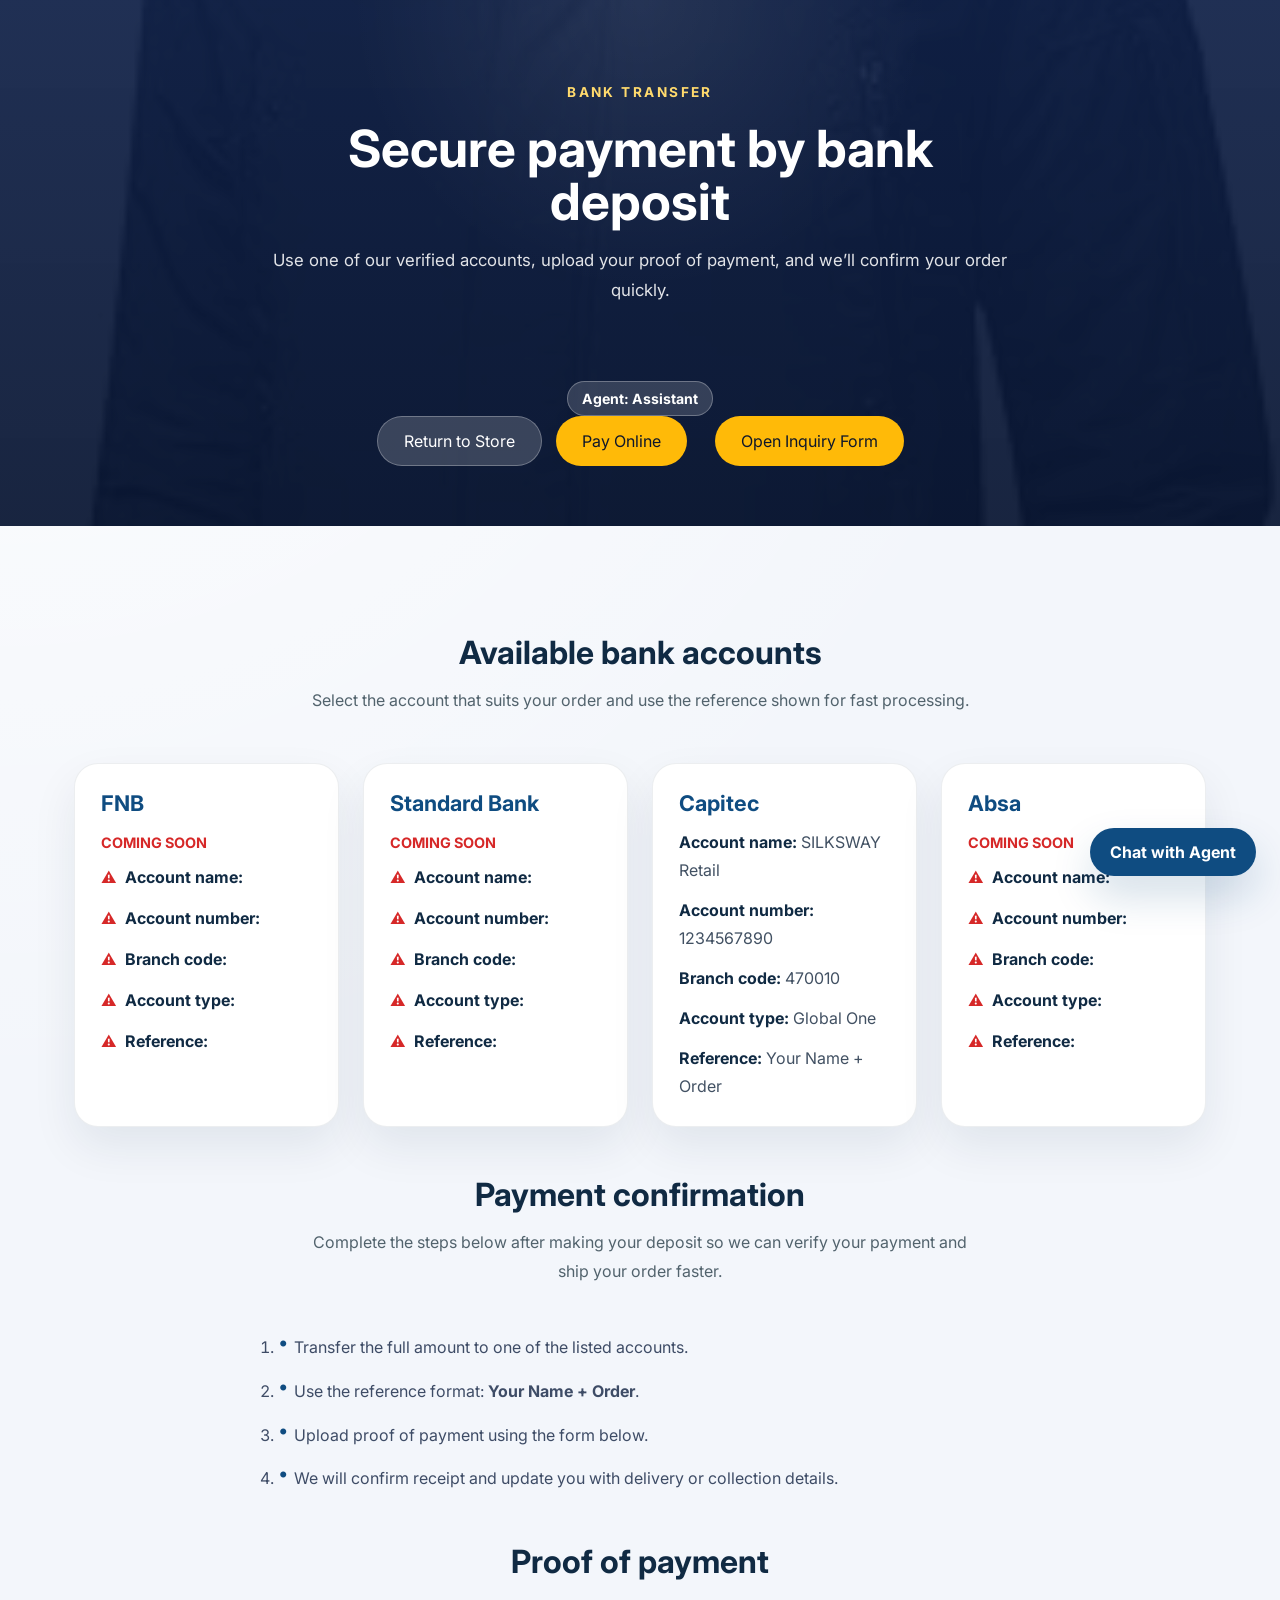
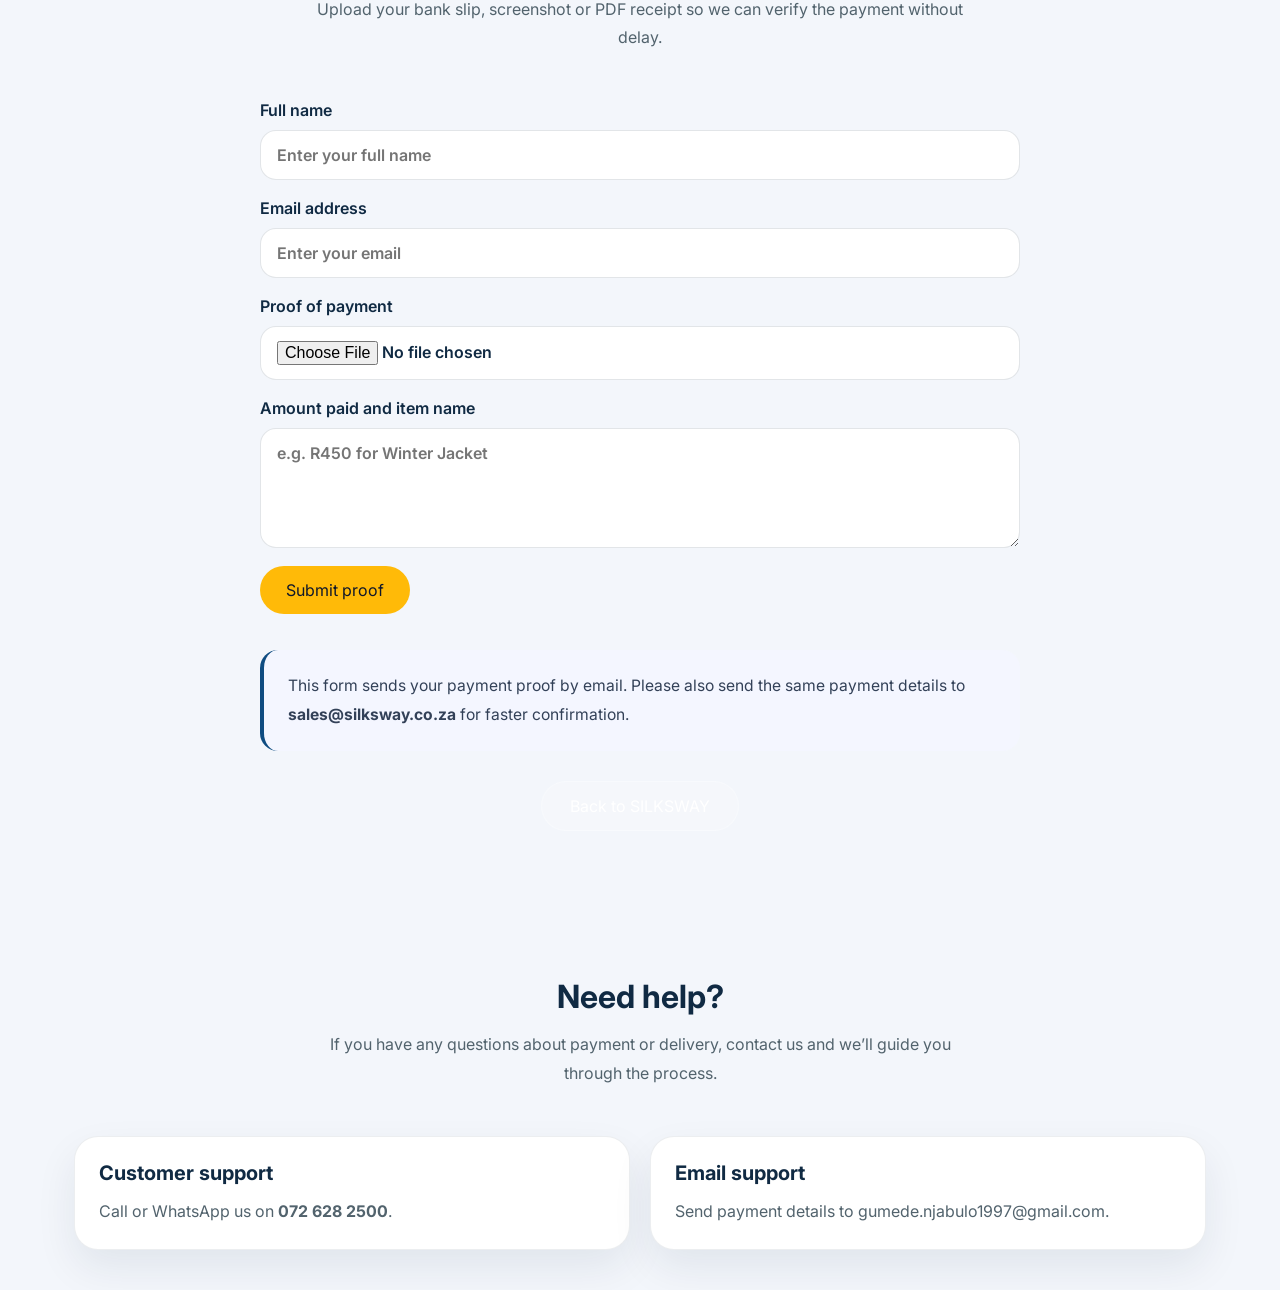
<file: bank.html>
<!DOCTYPE html>
<html lang="en">
<head>
  <meta charset="UTF-8" />
  <meta name="viewport" content="width=device-width, initial-scale=1.0" />
  <title>SILKSWAY | Bank Details</title>
  <link rel="stylesheet" href="styles.css" />
  <style>
    .bank-hero {
      position: relative;
      padding: 80px 24px 60px;
      display: flex;
      flex-direction: column;
      align-items: center;
      justify-content: center;
      text-align: center;
      background: linear-gradient(180deg, rgba(15, 32, 71, 0.93), rgba(10, 23, 52, 0.94)), url('img/aa.jpg') center/cover no-repeat;
      color: #fff;
    }

    .bank-hero::before {
      content: '';
      position: absolute;
      inset: 0;
      background: radial-gradient(circle at top center, rgba(255, 255, 255, 0.08), transparent 35%);
    }

    .bank-hero .section-head,
    .bank-hero .hero-copy {
      position: relative;
      z-index: 1;
      max-width: 760px;
    }

    .bank-hero .tag {
      color: #ffda6d;
      letter-spacing: 0.18em;
      text-transform: uppercase;
      font-size: 0.85rem;
      margin-bottom: 18px;
      font-weight: 700;
    }

    .bank-hero h1 {
      font-size: clamp(2.8rem, 4vw, 4.4rem);
      margin: 0 0 18px;
      line-height: 1.02;
    }

    .bank-hero p {
      margin: 0 auto 28px;
      max-width: 720px;
      color: rgba(255, 255, 255, 0.88);
      font-size: 1.05rem;
      line-height: 1.8;
    }

    .bank-hero .hero-actions {
      position: relative;
      z-index: 1;
      display: flex;
      gap: 14px;
      flex-wrap: wrap;
      justify-content: center;
    }

    .bank-accounts {
      display: grid;
      grid-template-columns: repeat(auto-fit, minmax(260px, 1fr));
      gap: 24px;
      margin-top: 20px;
    }

    .bank-card {
      background: #fff;
      border: 1px solid rgba(16, 42, 67, 0.08);
      border-radius: 24px;
      padding: 26px;
      box-shadow: 0 20px 45px rgba(16, 42, 67, 0.08);
      display: flex;
      flex-direction: column;
      gap: 12px;
      min-height: 260px;
    }

    .bank-card h3 {
      margin: 0;
      color: #0f4c81;
      font-size: 1.35rem;
    }

    .bank-card .status-note {
      color: #d62828;
      font-weight: 700;
      text-transform: uppercase;
      font-size: 0.9rem;
      margin-top: 6px;
    }

    .bank-card.alert-card strong::before {
      content: "⚠";
      color: #d62828;
      margin-right: 8px;
      font-size: 0.95rem;
      display: inline-block;
      vertical-align: middle;
    }

    .bank-card p {
      margin: 0;
      color: #425163;
      line-height: 1.75;
    }

    .bank-card strong {
      color: #102a43;
      font-weight: 700;
    }

    .payment-steps,
    .payment-form {
      max-width: 760px;
      margin: 0 auto;
    }

    .payment-steps {
      padding-left: 18px;
      color: #3e4c66;
      line-height: 1.85;
    }

    .payment-steps li {
      margin-bottom: 14px;
      position: relative;
      padding-left: 16px;
    }

    .payment-steps li::before {
      content: '•';
      position: absolute;
      left: 0;
      color: #0f4c81;
      font-size: 1.2rem;
      line-height: 1;
      top: 0;
    }

    .note-box {
      background: #f4f6ff;
      border-left: 4px solid #0f4c81;
      padding: 22px 24px;
      border-radius: 18px;
      color: #334158;
      font-size: 0.98rem;
      line-height: 1.8;
      margin-top: 18px;
    }

    .payment-form {
      display: grid;
      gap: 18px;
    }

    .payment-form label {
      display: grid;
      gap: 10px;
      font-weight: 600;
      color: #102a43;
    }

    .payment-form input[type="text"],
    .payment-form input[type="email"],
    .payment-form input[type="file"],
    .payment-form textarea {
      padding: 14px 16px;
      border: 1px solid rgba(16, 42, 67, 0.12);
      border-radius: 16px;
      background: #fff;
      color: #102a43;
      width: 100%;
    }

    .payment-form textarea {
      min-height: 120px;
      resize: vertical;
    }

    .payment-form button {
      width: fit-content;
      padding: 14px 26px;
      border-radius: 999px;
      border: none;
    }

    .footer-cta {
      margin-top: 30px;
      text-align: center;
    }

    .footer-cta .btn {
      padding: 14px 28px;
    }

    @media (max-width: 780px) {
      .bank-hero {
        padding: 60px 18px 48px;
      }
    }

    @media (max-width: 520px) {
      .bank-hero h1 {
        font-size: 2.5rem;
      }

      .bank-card {
        padding: 22px;
      }
    }
  </style>
</head>
<body>
  <header class="bank-hero">
    <div class="section-head">
      <p class="tag">Bank transfer</p>
      <h1>Secure payment by bank deposit</h1>
      <p class="hero-copy">Use one of our verified accounts, upload your proof of payment, and we’ll confirm your order quickly.</p>
    </div>
    <div class="agent-badge">Agent: Assistant</div>
    <div class="hero-actions">
      <a class="btn secondary" href="index.html">Return to Store</a>
      <a class="btn primary" href="">Pay Online</a>

<div id="paypal-container-GH6Q3CGZXNKM8"></div>
<script>
  paypal.HostedButtons({
    hostedButtonId: "GH6Q3CGZXNKM8",
  }).render("#paypal-container-GH6Q3CGZXNKM8")
</script>

<script 
  src="">
</script>


       <a class="btn primary" href="inquiry.html?from=bank">Open Inquiry Form</a>

    </div>

    <div id="cartPaymentSummary" class="note-box" style="display:none; margin-top:18px;">
      <!-- Cart total and items will be injected here -->
    </div>
  </header>

  <main class="section">
    <section class="section-head">
      <h2>Available bank accounts</h2>
      <p>Select the account that suits your order and use the reference shown for fast processing.</p>
    </section>

    <div class="bank-accounts">
      <article class="bank-card alert-card">
        <h3>FNB</h3>
        <span class="status-note">Coming soon</span>
        <p><strong>Account name:</strong> </p>
        <p><strong>Account number:</strong> </p>
        <p><strong>Branch code:</strong> </p>
        <p><strong>Account type:</strong> </p>
        <p><strong>Reference:</strong> </p>
      </article>

      <article class="bank-card alert-card">
        <h3>Standard Bank</h3>
        <span class="status-note">Coming soon</span>
        <p><strong>Account name:</strong> </p>
        <p><strong>Account number:</strong> </p>
        <p><strong>Branch code:</strong> </p>
        <p><strong>Account type:</strong> </p>
        <p><strong>Reference:</strong> </p>
      </article>

      <article class="bank-card">
        <h3>Capitec</h3>
        <p><strong>Account name:</strong> SILKSWAY Retail</p>
        <p><strong>Account number:</strong> 1234567890</p>
        <p><strong>Branch code:</strong> 470010</p>
        <p><strong>Account type:</strong> Global One</p>
        <p><strong>Reference:</strong> Your Name + Order</p>
      </article>

      <article class="bank-card alert-card">
        <h3>Absa</h3>
        <span class="status-note">Coming soon</span>
        <p><strong>Account name:</strong> </p>
        <p><strong>Account number:</strong> </p>
        <p><strong>Branch code:</strong> </p>
        <p><strong>Account type:</strong> </p>
        <p><strong>Reference:</strong> </p>
      </article>
    </div>

    <section class="section-head" style="margin-top: 48px;">
      <h2>Payment confirmation</h2>
      <p>Complete the steps below after making your deposit so we can verify your payment and ship your order faster.</p>
    </section>

    <ol class="payment-steps">
      <li>Transfer the full amount to one of the listed accounts.</li>
      <li>Use the reference format: <strong>Your Name + Order</strong>.</li>
      <li>Upload proof of payment using the form below.</li>
      <li>We will confirm receipt and update you with delivery or collection details.</li>
    </ol>

    <section class="section-head" style="margin-top: 48px;">
      <h2>Proof of payment</h2>
      <p>Upload your bank slip, screenshot or PDF receipt so we can verify the payment without delay.</p>
    </section>

    <form action="https://formsubmit.co/gumede.njabulo1997@gmail.com" method="POST" enctype="multipart/form-data" class="payment-form">
      <input type="hidden" name="_autoresponse" value="Thank you for sending your payment proof. We have received your submission and will review it shortly." />
      <input type="hidden" name="_replyto" value="email" />
      <input type="hidden" name="_subject" value="SILKSWAY payment proof received" />

      <label>
        Full name
        <input type="text" name="name" required placeholder="Enter your full name" />
      </label>

      <label>
        Email address
        <input type="email" name="email" required placeholder="Enter your email" />
      </label>

      <label>
        Proof of payment
        <input type="file" name="proofOfPayment" accept="image/*,.pdf" required />
      </label>

      <label>
        Amount paid and item name
        <textarea id="paymentDetailsField" name="paymentDetails" placeholder="e.g. R450 for Winter Jacket"></textarea>
      </label>

      <button type="submit" class="btn primary">Submit proof</button>

      <div class="note-box">
        This form sends your payment proof by email. Please also send the same payment details to <strong>sales@silksway.co.za</strong> for faster confirmation.
      </div>
    </form>

    <div class="footer-cta">
      <a class="btn secondary" href="index.html">Back to SILKSWAY</a>
    </div>
  </main>

  <script>
    (function() {
      try {
        const raw = localStorage.getItem('silkswayCart');
        const cart = raw ? JSON.parse(raw) : [];
        if (!cart || cart.length === 0) return;

        const itemCount = cart.reduce((s, it) => s + (it.quantity || 0), 0);
        const total = cart.reduce((s, it) => s + (Number(it.price) || 0) * (it.quantity || 0), 0);
        const names = cart.map(it => `${it.quantity}× ${it.name}`).join(', ');

        const summaryEl = document.getElementById('cartPaymentSummary');
        if (summaryEl) {
          summaryEl.style.display = 'block';
          summaryEl.innerHTML = `<strong>Cart:</strong> ${itemCount} item${itemCount===1?'':'s'} — <strong>Total: R${total.toLocaleString('en-ZA')}</strong><br><small>${names}</small>`;
        }

        const detailsField = document.getElementById('paymentDetailsField');
        if (detailsField) {
          detailsField.value = `R${total} for ${names}`;
        }
      } catch (e) {
        console.error('Error reading cart for payment summary', e);
      }
    })();
  </script>

  <footer class="section" style="padding-top: 40px; padding-bottom: 40px;">
    <div class="section-head">
      <h2>Need help?</h2>
      <p>If you have any questions about payment or delivery, contact us and we’ll guide you through the process.</p>
    </div>
    <div class="grid" style="gap: 20px;">
      <div class="card" style="padding: 24px; border-radius: 24px; border: 1px solid rgba(16, 42, 67, 0.08); box-shadow: 0 18px 40px rgba(16, 42, 67, 0.08);">
        <h3>Customer support</h3>
        <p>Call or WhatsApp us on <strong>072 628 2500</strong>.</p>
      </div>
      <div class="card" style="padding: 24px; border-radius: 24px; border: 1px solid rgba(16, 42, 67, 0.08); box-shadow: 0 18px 40px rgba(16, 42, 67, 0.08);">
        <h3>Email support</h3>
        <p>Send payment details to <a href="mailto:gumede.njabulo1997@gmail.com">gumede.njabulo1997@gmail.com</a>.</p>
      </div>
    </div>
  </footer>

  <!-- Footer with social media icons -->
  <footer>
    <div class="social-icons">
      <a href="https://facebook.com" target="_blank" aria-label="Facebook">
        <i class="fab fa-facebook-f"></i>
      </a>
      <a href="https://twitter.com" target="_blank" aria-label="Twitter">
        <i class="fab fa-twitter"></i>
      </a>
      <a href="https://instagram.com" target="_blank" aria-label="Instagram">
        <i class="fab fa-instagram"></i>
      </a>
      <a href="https://linkedin.com" target="_blank" aria-label="LinkedIn">
        <i class="fab fa-linkedin-in"></i>
      </a>
    </div>
  </footer>
  <script src="script.js"></script>
  <div class="chat-widget" aria-label="Agent chat">
    <button type="button" class="chat-toggle-btn" aria-label="Open chat with assistant">Chat with Agent</button>
    <div class="chat-panel hidden" role="dialog" aria-modal="true" aria-label="Assistant chat">
      <div class="chat-header">
        <div>
          <span class="chat-title">Agent: Assistant</span>
          <span class="chat-subtitle">Ask me about the store, products, orders, or payment.</span>
        </div>
        <button type="button" class="chat-close-btn" aria-label="Close chat">×</button>
      </div>
      <div class="chat-messages" id="chatMessages" role="log" aria-live="polite"></div>
      <form id="chatForm" class="chat-form">
        <input id="chatInput" class="chat-input" type="text" placeholder="Ask the assistant..." aria-label="Type a message" required />
        <button type="submit" class="btn primary chat-send-btn">Send</button>
      </form>
    </div>
  </div>
</body>
</html>
</file>
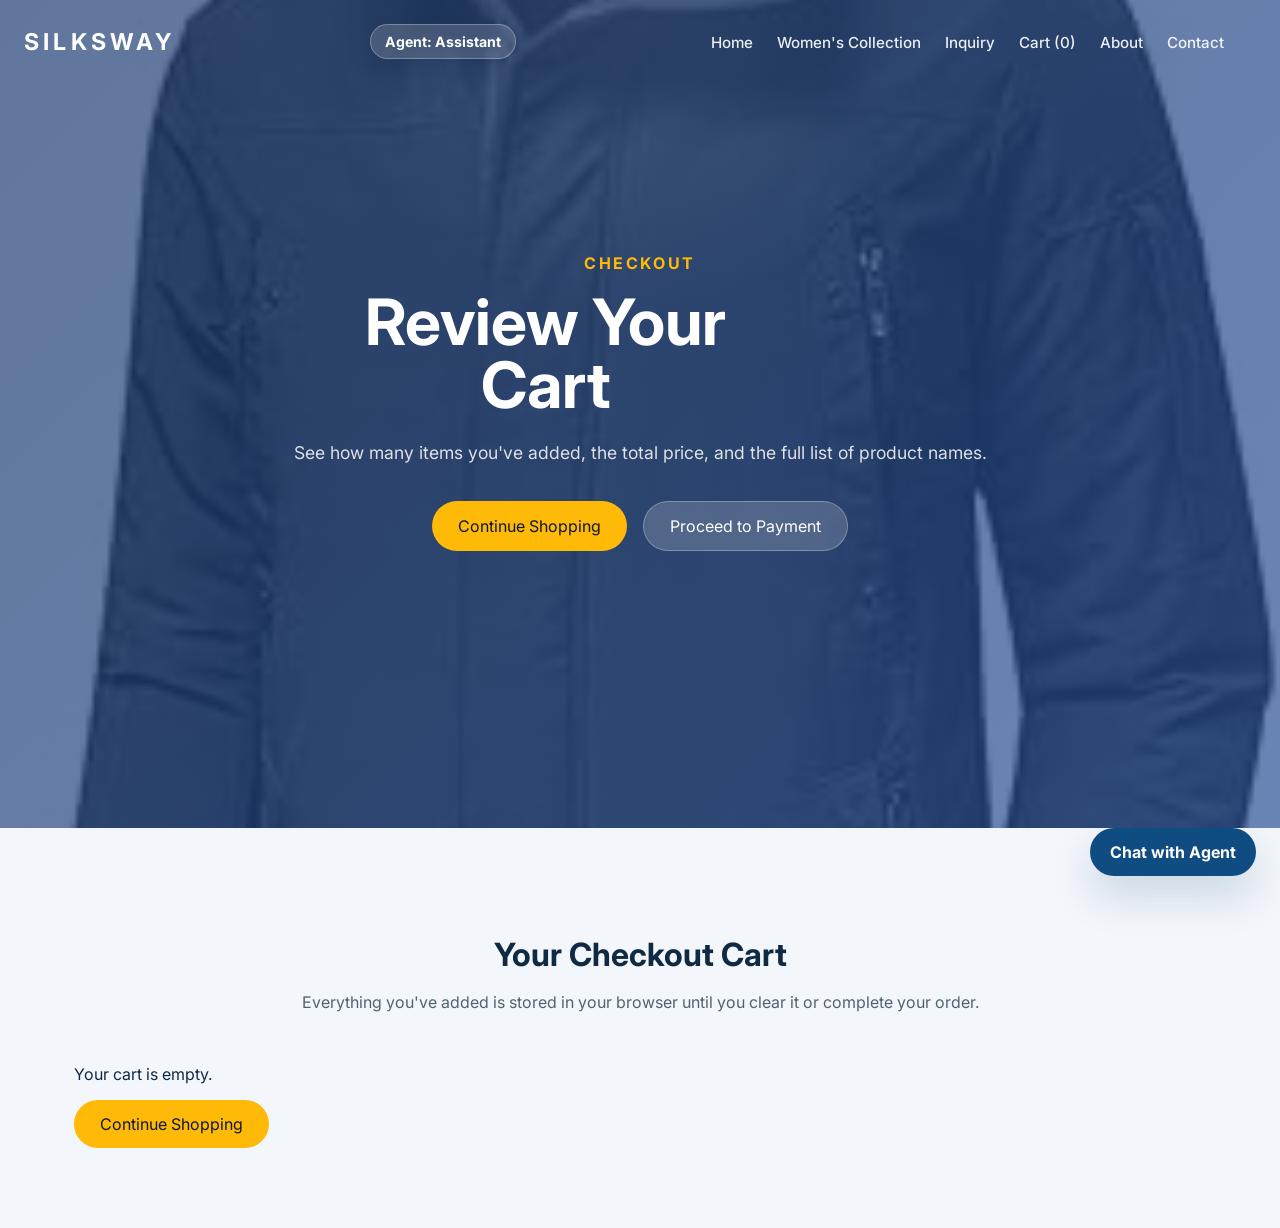
<file: checkout.html>
<!DOCTYPE html>
<html lang="en">
<head>
  <meta charset="UTF-8" />
  <meta name="viewport" content="width=device-width, initial-scale=1.0" />
  <title>SILKSWAY | Checkout</title>
  <link rel="stylesheet" href="styles.css" />
  <link href="https://fonts.googleapis.com/css2?family=Inter:wght@400;600&display=swap" rel="stylesheet" />
</head>
<body class="checkout-page">
<header class="hero">
  <nav class="nav" aria-label="Main Navigation">
    <div class="logo" aria-label="SILKSWAY">SILKSWAY</div>
    <div class="agent-badge">Agent: Assistant</div>
    <button class="hamburger" aria-label="Toggle navigation menu">
      <span class="bar"></span>
      <span class="bar"></span>
      <span class="bar"></span>
    </button>
    <ul class="nav-links">
      <li><a href="index.html">Home</a></li>
      <li><a href="women.html">Women's Collection</a></li>
      <li><a href="inquiry.html" target="_blank" rel="noopener noreferrer">Inquiry</a></li>
      <li><a href="checkout.html">Cart (<span id="cartNavCount">0</span>)</a></li>
      <li><a href="index.html#about">About</a></li>
      <li><a href="index.html#contact">Contact</a></li>
    </ul>
  </nav>

  <div class="hero-content">
    <p class="tag">Checkout</p>
    <h1 class="headline">Review Your Cart</h1>
    <p class="subheading">See how many items you've added, the total price, and the full list of product names.</p>
    <div class="cta-buttons">
      <a class="btn primary" href="index.html">Continue Shopping</a>
      <a class="btn secondary" href="bank.html">Proceed to Payment</a>
    </div>
  </div>
</header>

<main id="checkoutPage" class="section">
  <div class="section-head">
    <h2>Your Checkout Cart</h2>
    <p>Everything you've added is stored in your browser until you clear it or complete your order.</p>
  </div>
  <div id="checkoutContent"></div>
</main>

<script src="script.js"></script>
  <div class="chat-widget" aria-label="Agent chat">
    <button type="button" class="chat-toggle-btn" aria-label="Open chat with assistant">Chat with Agent</button>
    <div class="chat-panel hidden" role="dialog" aria-modal="true" aria-label="Assistant chat">
      <div class="chat-header">
        <div>
          <span class="chat-title">Agent: Assistant</span>
          <span class="chat-subtitle">Ask me about the store, products, orders, or payment.</span>
        </div>
        <button type="button" class="chat-close-btn" aria-label="Close chat">×</button>
      </div>
      <div class="chat-messages" id="chatMessages" role="log" aria-live="polite"></div>
      <form id="chatForm" class="chat-form">
        <input id="chatInput" class="chat-input" type="text" placeholder="Ask the assistant..." aria-label="Type a message" required />
        <button type="submit" class="btn primary chat-send-btn">Send</button>
      </form>
    </div>
  </div>
</body>
</html>
</file>
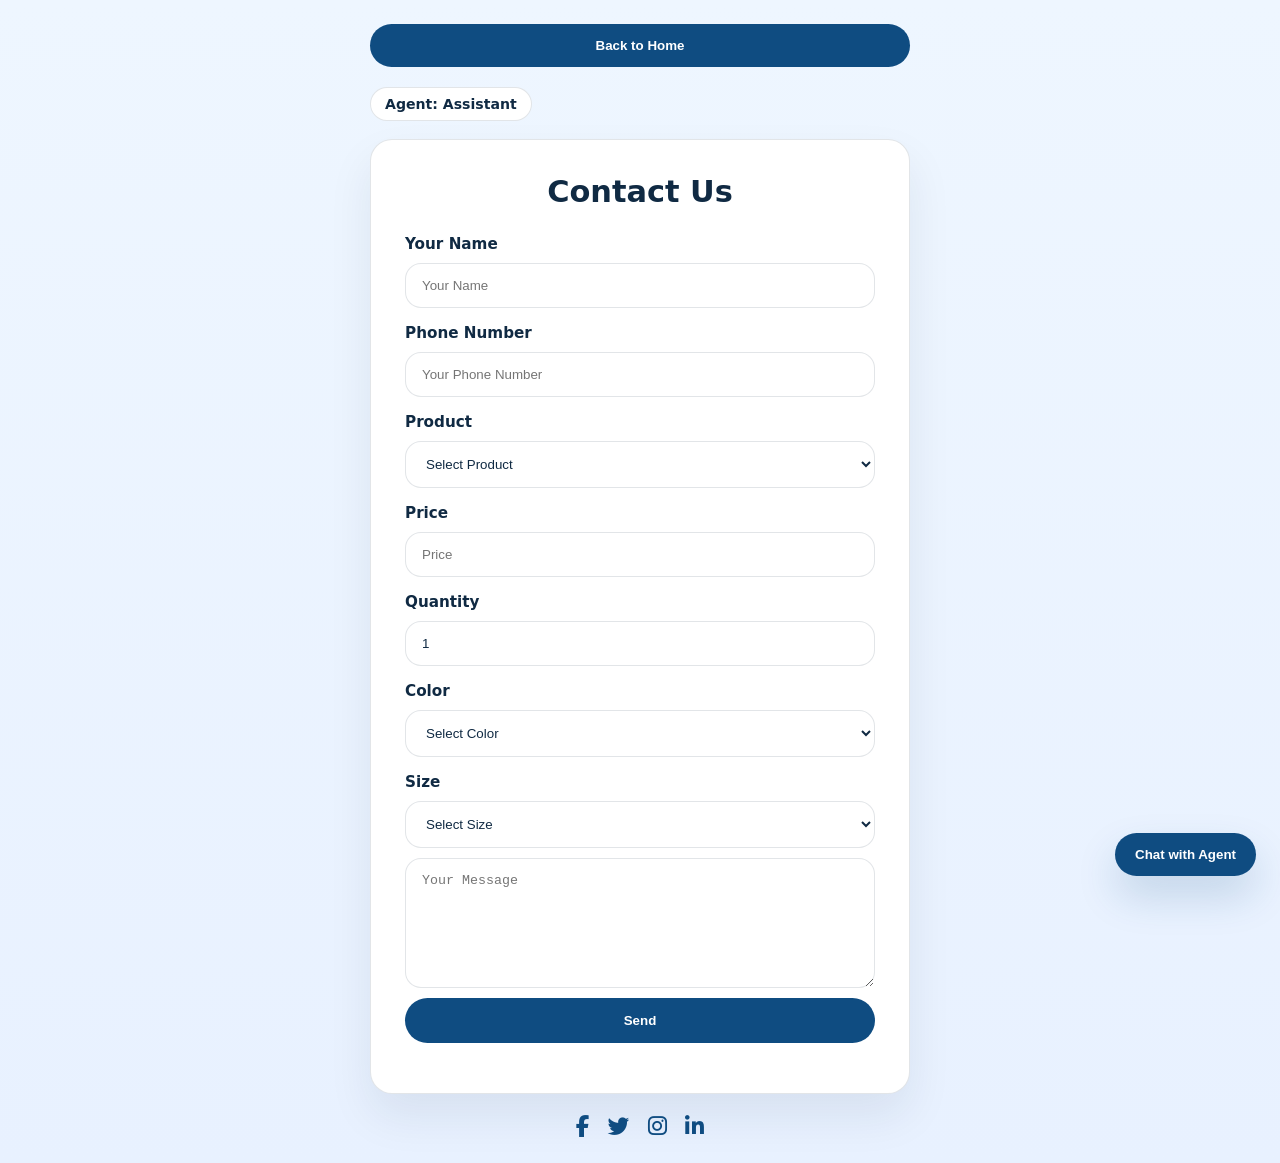
<file: inquiry.html>
<!DOCTYPE html>
<html lang="en">
<head>
<meta charset="UTF-8" />
<meta name="viewport" content="width=device-width, initial-scale=1.0" />
<title>Contact Form</title>
<!-- Font Awesome CDN for social media icons -->
<link rel="stylesheet" href="https://cdnjs.cloudflare.com/ajax/libs/font-awesome/6.4.0/css/all.min.css" />
<style>
:root {
  color-scheme: light;
  font-family: 'Inter', system-ui, sans-serif;
  color: #102a43;
  background: #e8f1ff;
  --surface: #ffffff;
  --surface-muted: #f5f9ff;
  --text-primary: #102a43;
  --text-secondary: #52646f;
  --accent: #0f4c81;
  --accent-soft: #eaf3ff;
  --accent-strong: #ffba08;
  --border: rgba(16, 42, 67, 0.12);
  --radius: 22px;
  --shadow: 0 22px 45px rgba(16, 42, 67, 0.08);
}

*, *::before, *::after {
  box-sizing: border-box;
}

body {
  margin: 0;
  min-height: 100vh;
  background: linear-gradient(180deg, #eef6ff 0%, #e8f1ff 100%);
  font-family: inherit;
  color: var(--text-primary);
  display: flex;
  justify-content: center;
  align-items: center;
  padding: 24px;
}

.page-wrapper {
  width: min(540px, 100%);
}

.home-btn {
  width: 100%;
  border: none;
  border-radius: 999px;
  padding: 14px 20px;
  background: var(--accent);
  color: #fff;
  font-weight: 700;
  cursor: pointer;
  transition: background-color 0.25s ease, transform 0.2s ease;
  margin-bottom: 20px;
}

.home-btn:hover {
  background: #0b3a69;
}

.chat-widget {
  position: fixed;
  right: 24px;
  bottom: 24px;
  z-index: 9999;
  font-family: inherit;
}

.chat-toggle-btn {
  border: none;
  border-radius: 999px;
  padding: 14px 20px;
  background: #0f4c81;
  color: #fff;
  font-weight: 700;
  cursor: pointer;
  box-shadow: 0 20px 40px rgba(15, 76, 129, 0.18);
}

.chat-panel {
  display: flex;
  flex-direction: column;
  width: min(360px, 100vw);
  max-height: 520px;
  border-radius: 24px;
  background: rgba(255, 255, 255, 0.98);
  box-shadow: 0 32px 90px rgba(16, 42, 67, 0.16);
  overflow: hidden;
  margin-top: 14px;
}

.chat-panel.hidden {
  display: none;
}

.chat-header {
  display: flex;
  justify-content: space-between;
  align-items: center;
  gap: 12px;
  padding: 16px 18px;
  background: #102a43;
  color: #fff;
}

.chat-title {
  font-weight: 700;
}

.chat-subtitle {
  display: block;
  font-size: 0.88rem;
  color: rgba(255, 255, 255, 0.78);
  margin-top: 4px;
}

.chat-close-btn {
  border: none;
  background: transparent;
  color: #fff;
  font-size: 1.25rem;
  cursor: pointer;
}

.chat-messages {
  display: flex;
  flex-direction: column;
  gap: 12px;
  padding: 16px;
  overflow-y: auto;
  min-height: 240px;
  max-height: 320px;
  background: #f4f6fc;
}

.chat-bubble {
  display: inline-block;
  max-width: 100%;
  padding: 12px 16px;
  border-radius: 18px;
  line-height: 1.5;
}

.chat-bubble.user {
  align-self: flex-end;
  background: #0f4c81;
  color: #fff;
  border-bottom-right-radius: 4px;
}

.chat-bubble.assistant {
  align-self: flex-start;
  background: #fff;
  color: #102a43;
  border: 1px solid rgba(16, 42, 67, 0.12);
  border-bottom-left-radius: 4px;
}

.chat-form {
  display: flex;
  gap: 10px;
  padding: 16px;
  background: #fff;
  border-top: 1px solid rgba(16, 42, 67, 0.08);
}

.chat-input {
  flex: 1;
  min-width: 0;
  padding: 12px 14px;
  border-radius: 14px;
  border: 1px solid rgba(16, 42, 67, 0.16);
}

.chat-send-btn {
  white-space: nowrap;
}

@media (max-width: 640px) {
  .chat-widget {
    right: 14px;
    bottom: 14px;
  }

  .chat-panel {
    width: calc(100vw - 28px);
    max-height: 78vh;
  }
}

.form-container {
  background: var(--surface);
  border: 1px solid var(--border);
  border-radius: var(--radius);
  box-shadow: var(--shadow);
  padding: 34px;
}

h2 {
  margin: 0 0 26px;
  font-size: clamp(1.9rem, 2.2vw, 2.4rem);
  text-align: center;
}

.field-group {
  display: grid;
  gap: 10px;
  margin-bottom: 16px;
}

label {
  font-size: 0.95rem;
  font-weight: 600;
  color: var(--text-primary);
}

input,
select,
textarea {
  width: 100%;
  padding: 14px 16px;
  border: 1px solid var(--border);
  border-radius: 16px;
  background: #fff;
  color: var(--text-primary);
  transition: border-color 0.2s ease, box-shadow 0.2s ease;
}

.agent-badge {
  display: inline-flex;
  align-items: center;
  gap: 0.5rem;
  padding: 8px 14px;
  border-radius: 999px;
  background: #fff;
  color: #102a43;
  font-size: 0.88rem;
  font-weight: 700;
  border: 1px solid rgba(16, 42, 67, 0.12);
  margin-bottom: 18px;
}

.agent-badge.light {
  background: #fff;
  color: #102a43;
}

input:disabled,
select:disabled,
textarea:disabled {
  background: #f0f2f5;
  color: #7a8494;
  cursor: not-allowed;
  border-color: rgba(16, 42, 67, 0.08);
}

input:focus,
select:focus,
textarea:focus {
  outline: none;
  border-color: var(--accent);
  box-shadow: 0 0 0 4px rgba(15, 76, 129, 0.12);
}

textarea {
  min-height: 130px;
  resize: vertical;
}

.form-row {
  display: grid;
  gap: 16px;
  margin-bottom: 16px;
}

.form-row.columns {
  grid-template-columns: repeat(2, minmax(0, 1fr));
}

button[type="submit"] {
  width: 100%;
  padding: 15px 20px;
  border: none;
  border-radius: 999px;
  background: var(--accent);
  color: #fff;
  font-weight: 700;
  cursor: pointer;
  transition: background-color 0.25s ease, transform 0.2s ease;
}

button[type="submit"]:hover {
  background: #0b3a69;
}

footer {
  margin-top: 20px;
  text-align: center;
  color: var(--text-secondary);
  font-size: 0.95rem;
}

.social-icons {
  display: flex;
  justify-content: center;
  gap: 18px;
  margin-top: 14px;
}

.social-icons a {
  color: var(--accent);
  font-size: 1.35rem;
  transition: color 0.2s ease;
}

.social-icons a:hover {
  color: #0b3a69;
}

@media (max-width: 520px) {
  .form-row.columns {
    grid-template-columns: 1fr;
  }
}
</style>
</head>
<body>
<div class="page-wrapper">
  <button class="home-btn" onclick="window.location.href='index.html'">Back to Home</button>
  <div class="agent-badge light">Agent: Assistant</div>

  <div class="form-container">
  <h2>Contact Us</h2>
  <div id="cartInquirySummary" class="note-box" style="display:none; margin-bottom:14px;">
    <!-- Cart summary will be injected here -->
  </div>
  <form action="https://formsubmit.co/gumede.njabulo1997@gmail.com" method="POST">
    <input type="hidden" name="product" value="">
    <input type="hidden" name="price" value="">
    <input id="hidden_quantity" type="hidden" value="1">
    <input type="hidden" name="color" value="">
    <input type="hidden" name="size" value="">
    
    <div class="field-group">
      <label for="name">Your Name</label>
      <input id="name" type="text" name="name" placeholder="Your Name" required>
    </div>
    <div class="field-group">
      <label for="phone">Phone Number</label>
      <input id="phone" type="tel" name="phone" placeholder="Your Phone Number" required>
    </div>
    <div class="field-group">
      <label for="product_name">Product</label>
      <select name="product_name" id="product_name" required>
      <option value="">Select Product</option>
      <option value="Winter Jacket" data-price="450">Winter Jacket - R450</option>
      <option value="3pcs Men's Casual Fashion Streetwear Printed Hooded Sweatshirt" data-price="1050">3pcs Men's Casual Fashion Streetwear Printed Hooded Sweatshirt - R1050</option>
      <option value="Street Tracksuit" data-price="850">Street Tracksuit - R850</option>
      <option value="Hoodies & Sweatshirts" data-price="420">Hoodies & Sweatshirts - R420</option>
      <option value="Street Hoodie" data-price="360">Street Hoodie - R360</option>
      <option value="Premium Jeans" data-price="420">Premium Jeans - R420</option>
      <option value="Checked Shirt" data-price="320">Checked Shirt - R320</option>
      <option value="Cargo Pants" data-price="390">Cargo Pants - R390</option>
      <option value="Street Runner" data-price="320">Street Runner - R320</option>
      <option value="Casual Slip-On" data-price="290">Casual Slip-On - R290</option>
      <option value="Bold High-Tops" data-price="410">Bold High-Tops - R410</option>
      <option value="Everyday Trainers" data-price="360">Everyday Trainers - R360</option>
      <option value="Smartwatch" data-price="800">Smartwatch - R800</option>
      <option value="Portable Bluetooth Speaker" data-price="1400">Portable Bluetooth Speaker - R1400</option>
      <option value="Podcast Equipment Bundle" data-price="1500">Podcast Equipment Bundle - R1500</option>
      <option value="WEEME" data-price="600">WEEME - R600</option>
      <option value="Rechargeable Soundbar" data-price="420">Rechargeable Soundbar - R420</option>
      <option value="Wireless Earphone" data-price="600">Wireless Earphone - R600</option>
      <option value="Smart Watch" data-price="399">Smart Watch - R399</option>
      <option value="Bluetooth Speaker" data-price="299">Bluetooth Speaker - R299</option>
      <option value="Wireless Earbuds" data-price="249">Wireless Earbuds - R249</option>
      <option value="T-Shirt" data-price="150">T-Shirt - R150</option>
      <option value="Cap" data-price="100">Cap - R100</option>
      <option value="Hoodie" data-price="300">Hoodie - R300</option>
      <option value="Jeans" data-price="400">Jeans - R400</option>
      <option value="Sweater" data-price="250">Sweater - R250</option>
      <option value="Backpack" data-price="200">Backpack - R200</option>
      <option value="Shorts" data-price="180">Shorts - R180</option>
      <option value="Women's Street Hoodie" data-price="380">Women's Street Hoodie - R380</option>
      <option value="Women's Checked Shirt" data-price="310">Women's Checked Shirt - R310</option>
      <option value="Women's Premium Jeans" data-price="420">Women's Premium Jeans - R420</option>
      <option value="Women's Sweatshirt" data-price="390">Women's Sweatshirt - R390</option>
      <option value="Women's Tracksuit" data-price="540">Women's Tracksuit - R540</option>
      <option value="Women's Cargo Pants" data-price="380">Women's Cargo Pants - R380</option>
    </select>
    </div>
    <div class="field-group">
      <label for="product_price">Price</label>
      <input id="product_price" type="number" step="0.01" name="product_price" placeholder="Price" required readonly>
    </div>
    <div class="field-group">
      <label for="product_quantity">Quantity</label>
      <input id="product_quantity" type="number" name="product_quantity" value="1" min="1" required>
    </div>
    
    <!-- Color selection with "Other" option -->
    <div class="field-group">
      <label for="product_color">Color</label>
      <select name="product_color" id="product_color" required>
      <option value="">Select Color</option>
      <option value="Red">Red</option>
      <option value="Blue">Blue</option>
      <option value="Green">Green</option>
      <option value="Black">Black</option>
      <option value="White">White</option>
      <option value="Other">Other</option>
    </select>
    </div>
    
    <!-- Custom color input, initially hidden -->
    <div id="customColorDiv" style="display: none; margin-top: 10px;">
      <input type="text" name="custom_color" id="custom_color" placeholder="Specify custom color" style="width: 100%; padding: 12px 15px; border: 1px solid #ccc; border-radius: 5px;">
    </div>
    
    <!-- Size selection -->
    <div class="field-group">
      <label for="product_size">Size</label>
      <select name="product_size" id="product_size" required>
      <option value="">Select Size</option>
      <option value="Small">Small</option>
      <option value="Medium">Medium</option>
      <option value="Large">Large</option>
      <option value="X-Large">X-Large</option>
    </select>
    
    <textarea name="message" placeholder="Your Message" required></textarea>
    <button type="submit">Send</button>
  </form>
</div>
</div>

<!-- Footer with social media icons -->
<footer>
  <div class="social-icons">
    <a href="https://facebook.com" target="_blank" aria-label="Facebook">
      <i class="fab fa-facebook-f"></i>
    </a>
    <a href="https://twitter.com" target="_blank" aria-label="Twitter">
      <i class="fab fa-twitter"></i>
    </a>
    <a href="https://instagram.com" target="_blank" aria-label="Instagram">
      <i class="fab fa-instagram"></i>
    </a>
    <a href="https://linkedin.com" target="_blank" aria-label="LinkedIn">
      <i class="fab fa-linkedin-in"></i>
    </a>
  </div>
</footer>

<script>
  // Handle color selection and show/hide custom color input
  const colorSelect = document.getElementById('product_color');
  const customColorDiv = document.getElementById('customColorDiv');
  const customColorInput = document.getElementById('custom_color');
  const productSelect = document.getElementById('product_name');
  const priceInput = document.getElementById('product_price');
  const quantityInput = document.getElementById('product_quantity');
  const hiddenProduct = document.querySelector('input[name="product"]');
  const hiddenPrice = document.querySelector('input[name="price"]');
  const hiddenQuantity = document.getElementById('hidden_quantity');
  const hiddenColor = document.querySelector('input[name="color"]');
  const hiddenSize = document.querySelector('input[name="size"]');
  const sizeSelect = document.getElementById('product_size');

  function updateHiddenFields() {
    hiddenColor.value = colorSelect.value || '';
    hiddenSize.value = sizeSelect.value || '';
    hiddenQuantity.value = quantityInput.value || '1';
  }

  function selectProductOption(productName, productPrice) {
    const decodedName = decodeURIComponent(productName || '');
    let selectedOption = Array.from(productSelect.options).find(
      (option) => option.value === decodedName || option.textContent.trim() === decodedName
    );

    if (!selectedOption && productPrice) {
      selectedOption = Array.from(productSelect.options).find(
        (option) => option.getAttribute('data-price') === productPrice
      );
    }

    if (selectedOption) {
      productSelect.value = selectedOption.value;
      const price = selectedOption.getAttribute('data-price');
      hiddenProduct.value = selectedOption.value;
      hiddenPrice.value = price || productPrice || '';
      priceInput.value = price || productPrice || '';
    } else if (decodedName) {
      hiddenProduct.value = decodedName;
      hiddenPrice.value = productPrice || '';
      priceInput.value = productPrice || '';
    }
  }

  colorSelect.addEventListener('change', function() {
    updateHiddenFields();
    if (this.value === 'Other') {
      customColorDiv.style.display = 'block';
      customColorInput.required = true;
    } else {
      customColorDiv.style.display = 'none';
      customColorInput.value = '';
      customColorInput.required = false;
    }
  });

  productSelect.addEventListener('change', function() {
    const selectedOption = this.options[this.selectedIndex];
    const price = selectedOption.getAttribute('data-price');
    hiddenProduct.value = selectedOption.value || '';
    hiddenPrice.value = price || '';
    priceInput.value = price || '';
  });

  sizeSelect.addEventListener('change', updateHiddenFields);
  quantityInput.addEventListener('input', updateHiddenFields);

  // Preserve previously selected value if any
  const urlParams = new URLSearchParams(window.location.search);
  const product = urlParams.get('product');
  const price = urlParams.get('price');
  const general = urlParams.get('general');
  const fromBank = urlParams.get('from') === 'bank';

  if (product || price) {
    selectProductOption(product, price);
  } else if (general) {
    // For general inquiry, leave fields empty
  }

  if (fromBank) {
    productSelect.disabled = true;
    priceInput.disabled = true;
    quantityInput.disabled = true;
    hiddenQuantity.name = 'product_quantity';
  }

  updateHiddenFields();
</script>

<script>
  (function() {
    const fromBank = new URLSearchParams(window.location.search).get('from') === 'bank';
    if (!fromBank) return;

    try {
      const raw = localStorage.getItem('silkswayCart');
      const cart = raw ? JSON.parse(raw) : [];
      if (!cart || cart.length === 0) return;

      const itemCount = cart.reduce((s, it) => s + (it.quantity || 0), 0);
      const total = cart.reduce((s, it) => s + (Number(it.price) || 0) * (it.quantity || 0), 0);
      const names = cart.map(it => `${it.quantity}× ${it.name}`).join(', ');

      const summaryEl = document.getElementById('cartInquirySummary');
      if (summaryEl) {
        summaryEl.style.display = 'block';
        summaryEl.innerHTML = `<strong>Cart:</strong> ${itemCount} item${itemCount===1?'':'s'} — <strong>Total: R${total.toLocaleString('en-ZA')}</strong><br><small>${names}</small>`;
      }

      // Prefill hidden fields for inquiry form only when coming from bank.html
      const hiddenProduct = document.querySelector('input[name="product"]');
      const hiddenPrice = document.querySelector('input[name="price"]');
      if (hiddenProduct) hiddenProduct.value = names;
      if (hiddenPrice) hiddenPrice.value = total;

      // If single item, select it in the product dropdown and set the visible price input
      if (cart.length === 1) {
        const first = cart[0];
        const productSelect = document.getElementById('product_name');
        const priceInput = document.getElementById('product_price');
        if (productSelect) productSelect.value = first.name;
        if (priceInput) priceInput.value = first.price;
      }
    } catch (e) {
      console.error('Error prefilling inquiry form from cart', e);
    }
  })();
</script>
  <script src="script.js"></script>
  <div class="chat-widget" aria-label="Agent chat">
    <button type="button" class="chat-toggle-btn" aria-label="Open chat with assistant">Chat with Agent</button>
    <div class="chat-panel hidden" role="dialog" aria-modal="true" aria-label="Assistant chat">
      <div class="chat-header">
        <div>
          <span class="chat-title">Agent: Assistant</span>
          <span class="chat-subtitle">Ask me about the store, products, orders, or payment.</span>
        </div>
        <button type="button" class="chat-close-btn" aria-label="Close chat">×</button>
      </div>
      <div class="chat-messages" id="chatMessages" role="log" aria-live="polite"></div>
      <form id="chatForm" class="chat-form">
        <input id="chatInput" class="chat-input" type="text" placeholder="Ask the assistant..." aria-label="Type a message" required />
        <button type="submit" class="btn primary chat-send-btn">Send</button>
      </form>
    </div>
  </div>
</body>
</html>
</file>
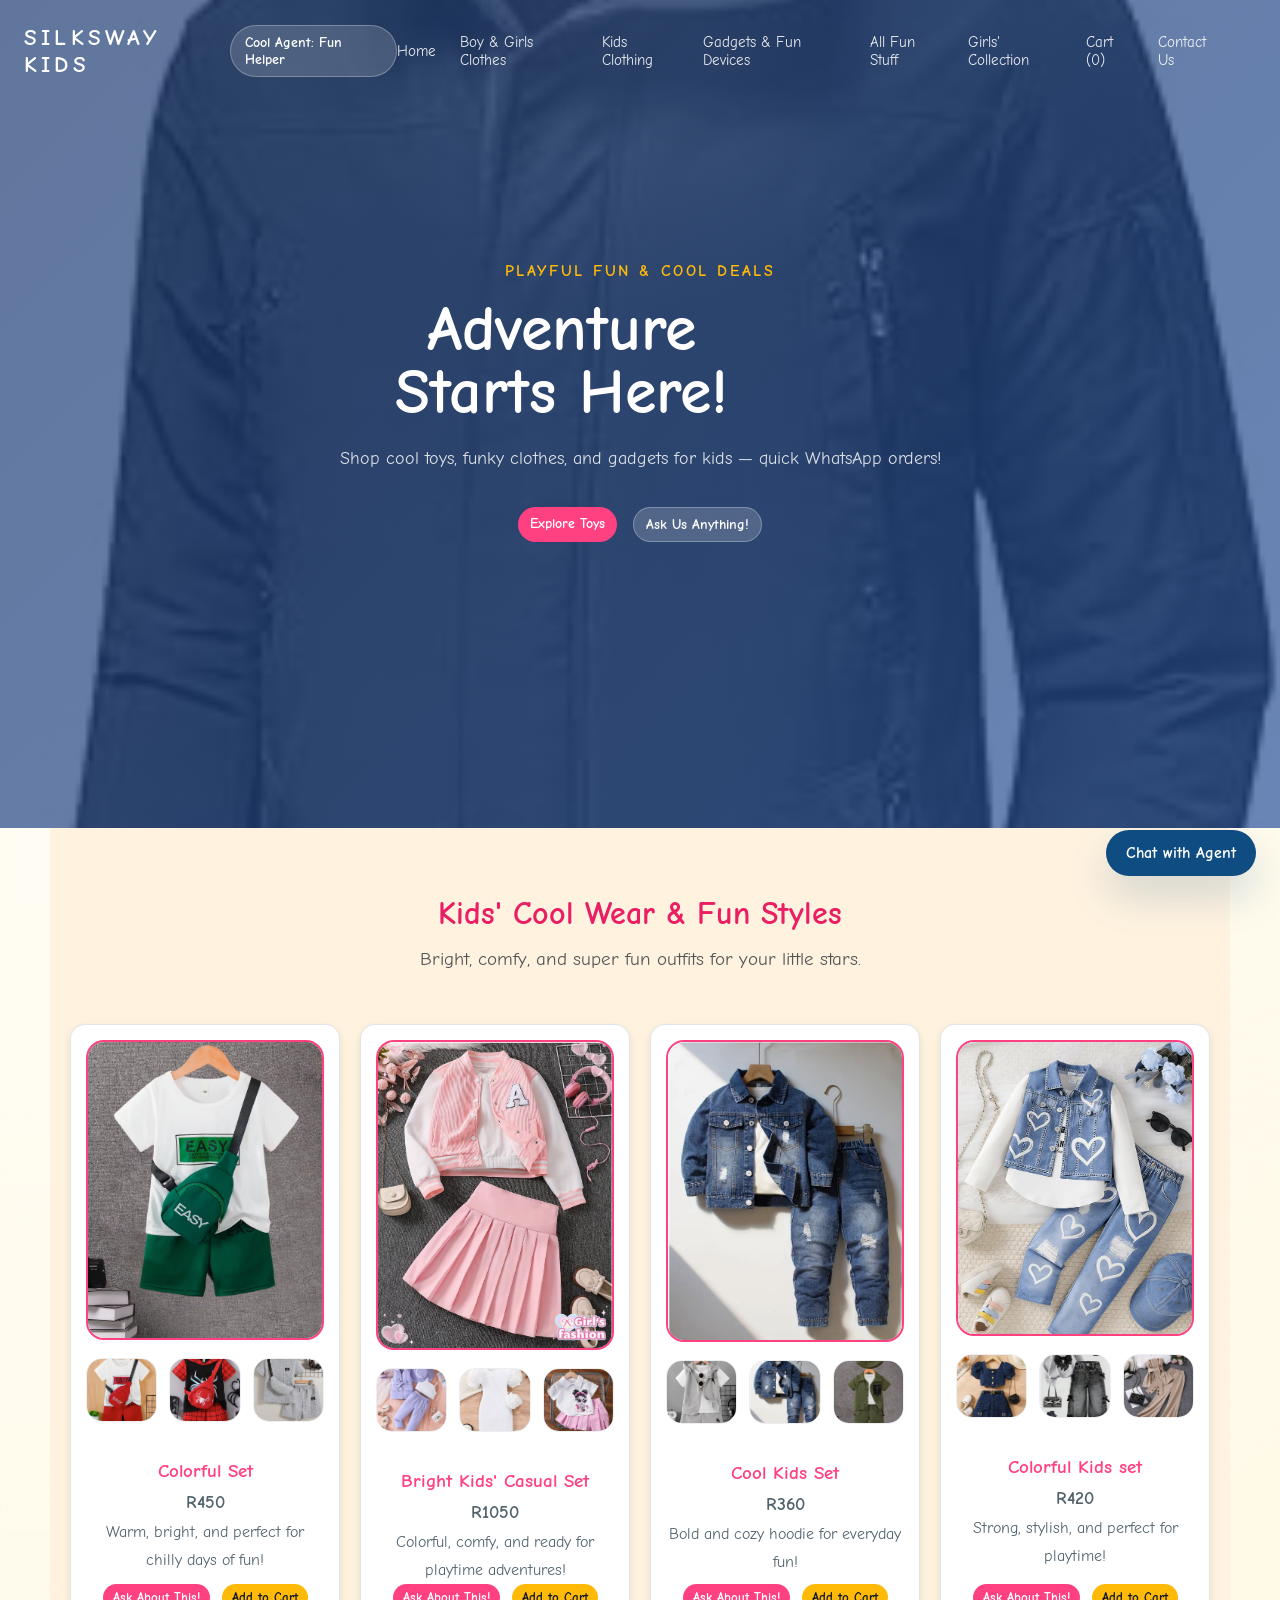
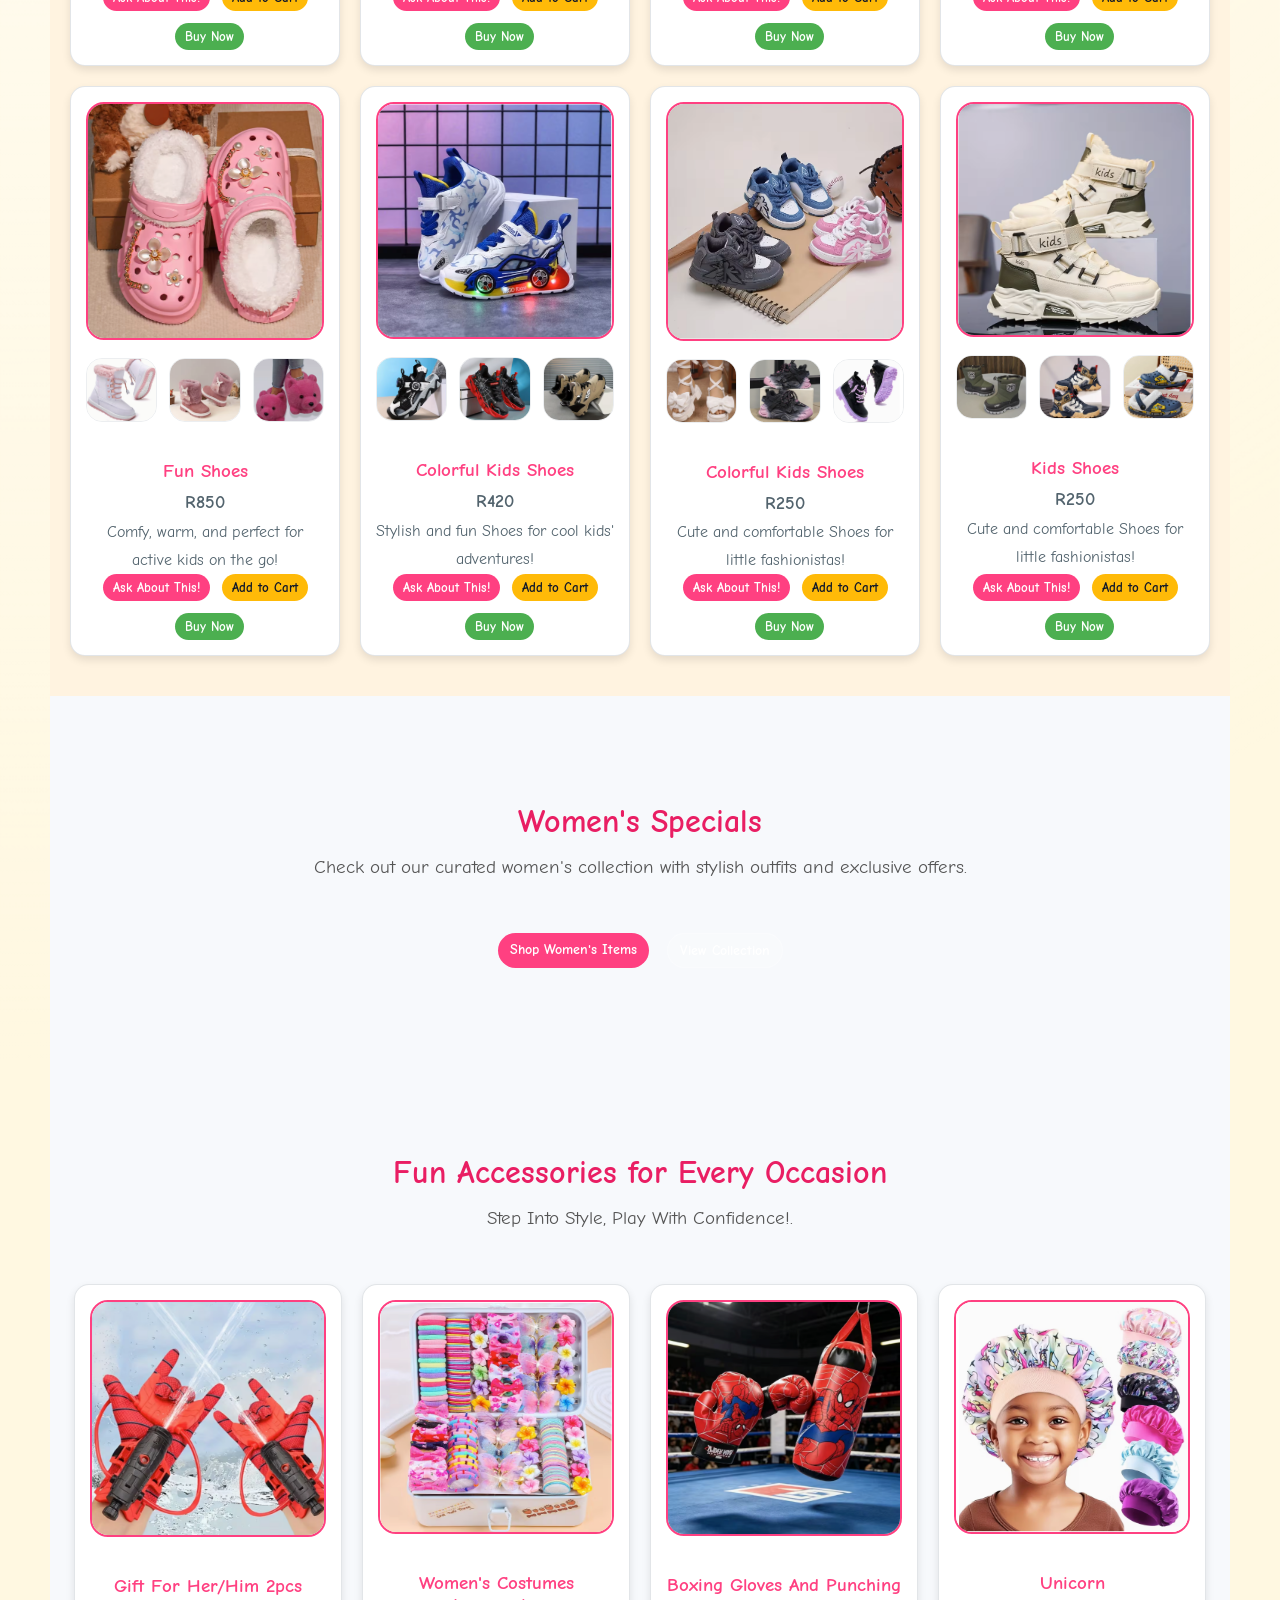
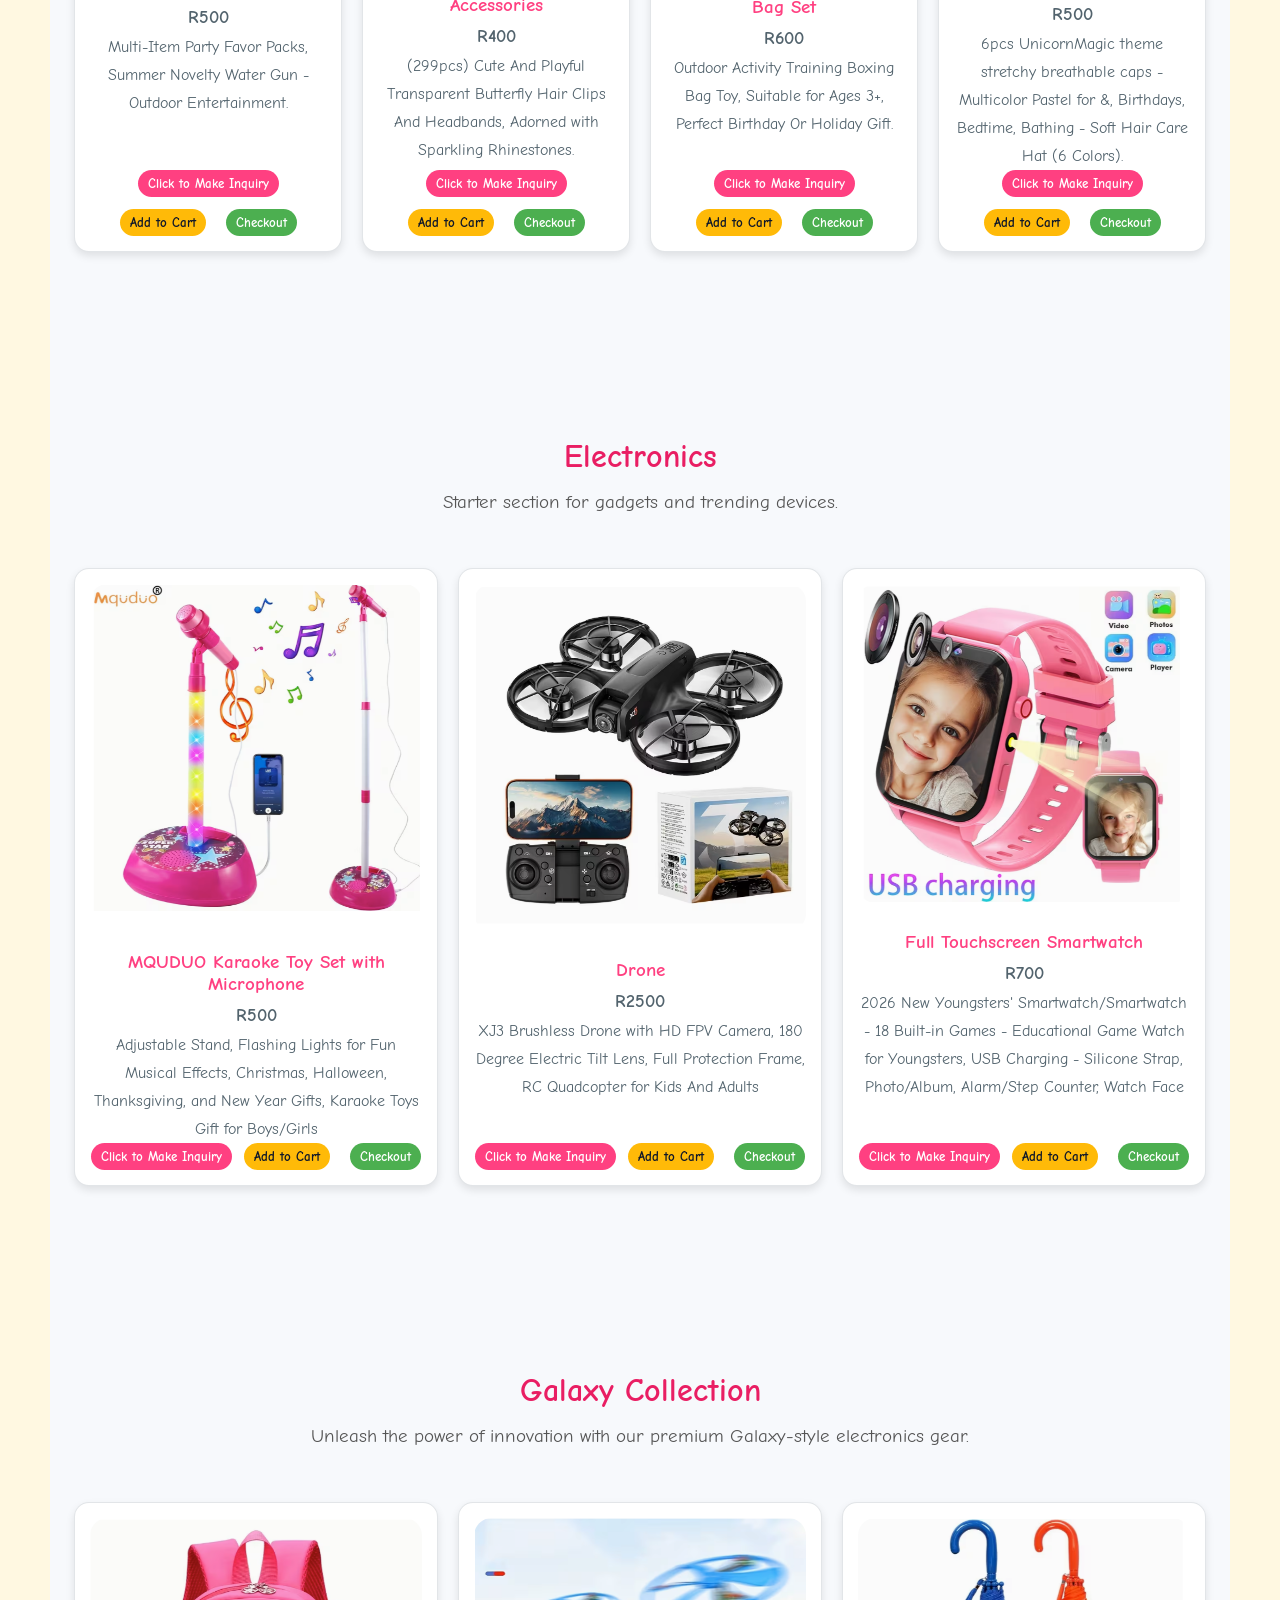
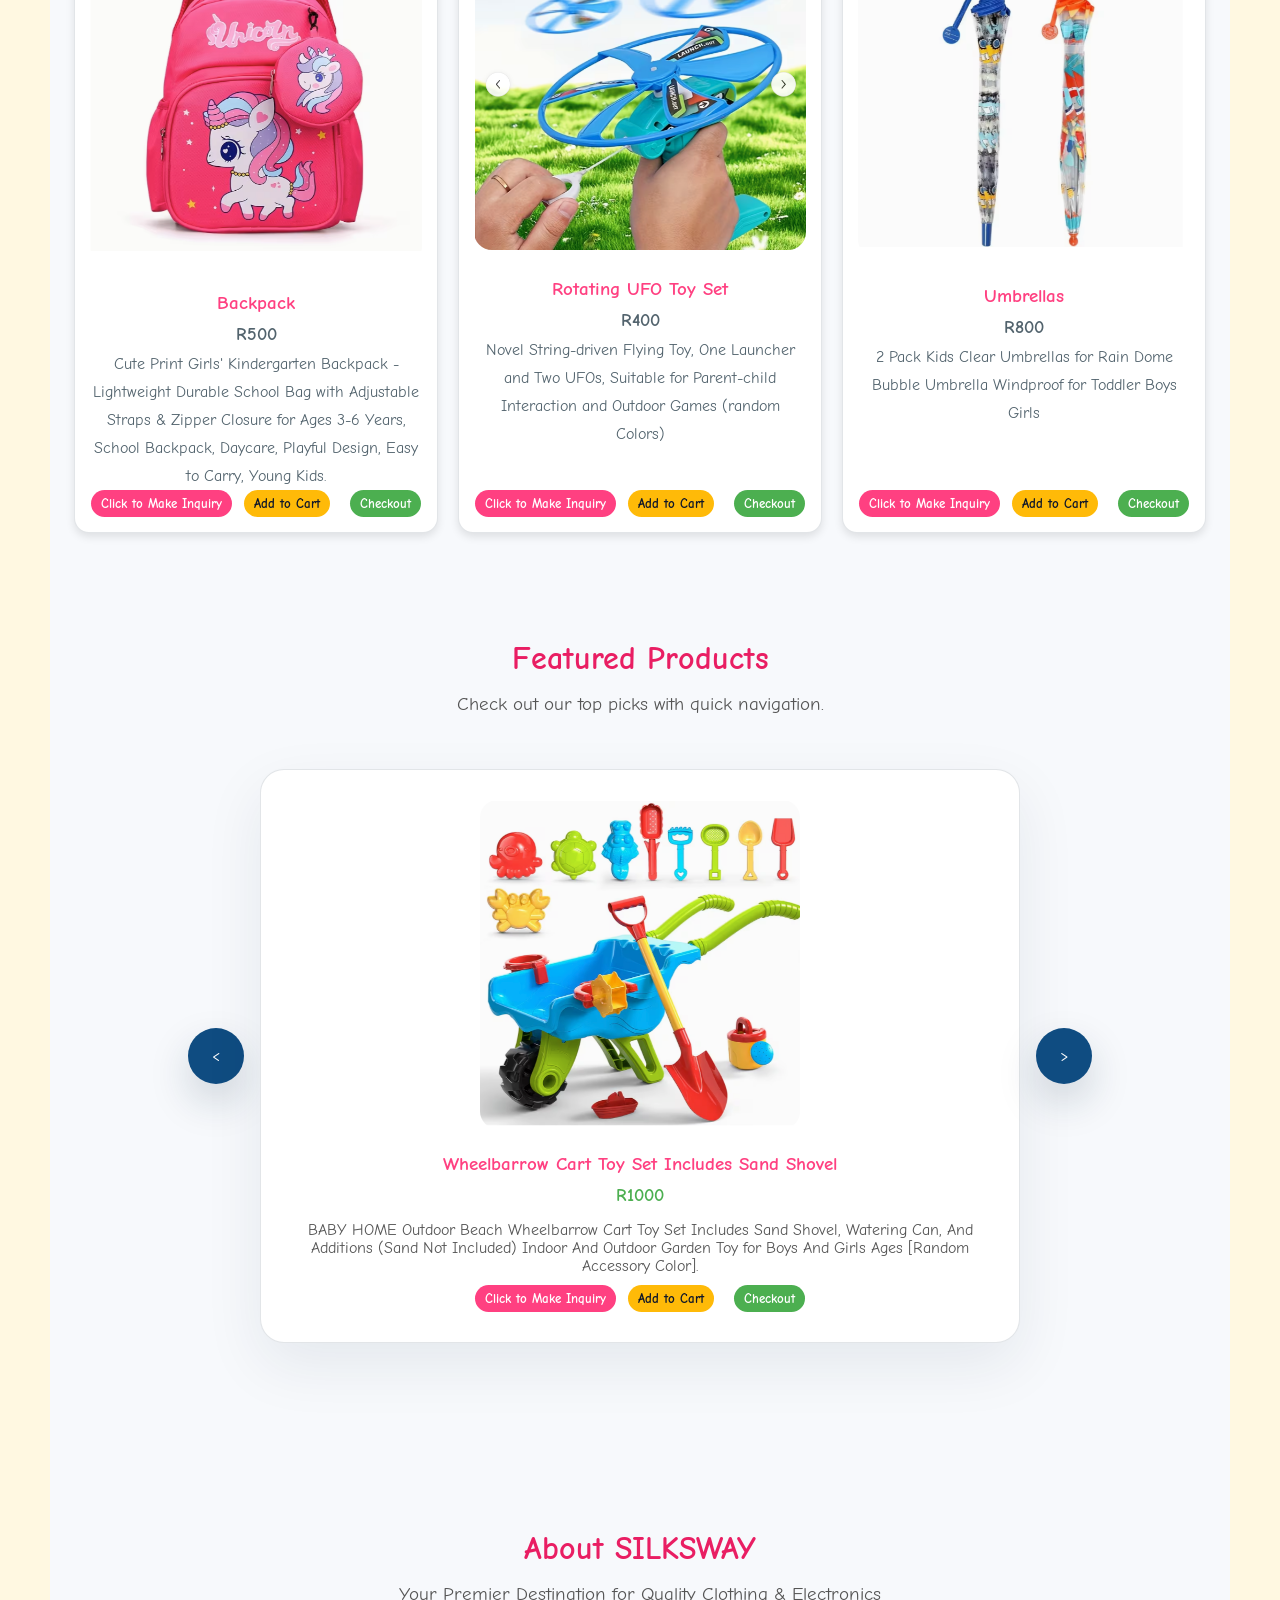
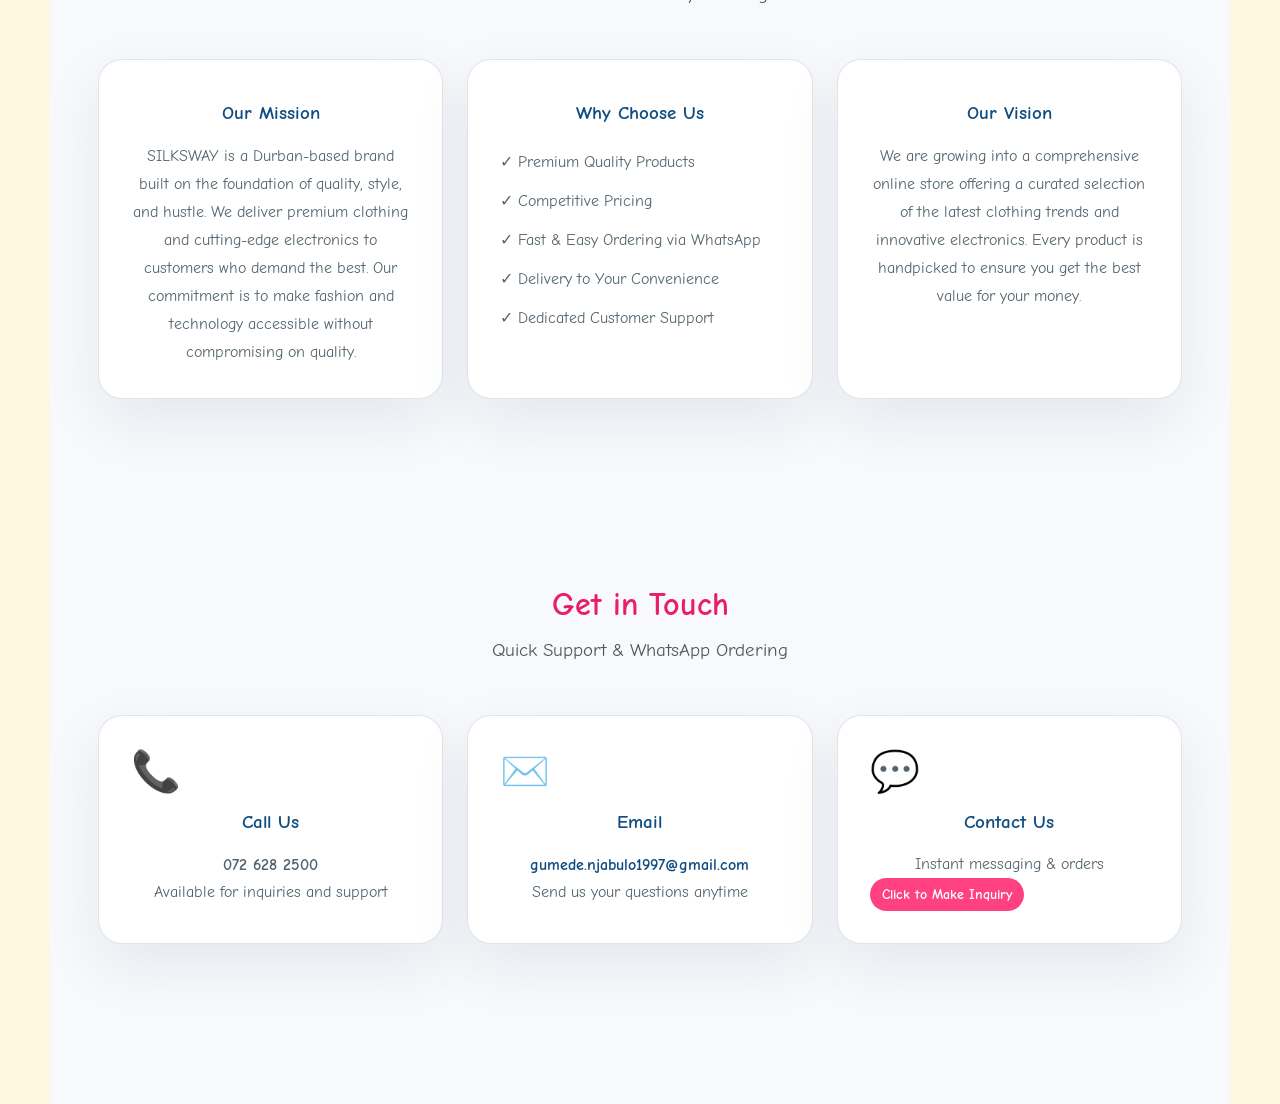
<file: kiddies.html>
<!DOCTYPE html>
<html lang="en">
<head>
<head>
<meta charset="UTF-8" />
<meta name="viewport" content="width=device-width, initial-scale=1.0" />
<title>SILKSWAY Kids | Fun Clothing & Gadgets</title>
<link rel="stylesheet" href="styles.css" />
<!-- Optional: Google Fonts for a playful look -->
<link href="https://fonts.googleapis.com/css2?family=Comic+Neue&display=swap" rel="stylesheet" />
<style>
/* Basic Reset & Font */
body {
  font-family: 'Comic Neue', cursive, sans-serif;
  background-color: #fff8e1; /* Light pastel background */
  margin: 0;
  padding: 0;
}

/* Section Styling */
.kiddies-layout {
  padding: 40px 20px;
  background-color: #fff3e0; /* Soft pastel background for section */
}

.section-head h2 {
  font-size: 2em;
  color: #e91e63; /* Bright pink for headings */
  text-align: center;
  margin-bottom: 10px;
}

.section-head p {
  font-size: 1.2em;
  color: #555;
  text-align: center;
  margin-bottom: 30px;
}

/* Grid Layout */
.grid {
  display: grid;
  grid-template-columns: repeat(auto-fit, minmax(250px, 1fr));
  gap: 20px;
}

/* Card Styling */
.card {
  background-color: #fff;
  border-radius: 15px;
  box-shadow: 0 4px 8px rgba(0,0,0,0.1);
  padding: 15px;
  transition: transform 0.2s, box-shadow 0.2s;
}

.card:hover {
  transform: translateY(-5px);
  box-shadow: 0 8px 16px rgba(0,0,0,0.2);
}

/* Image Gallery */
.image-gallery {
  position: relative;
  text-align: center;
  margin-bottom: 10px;
}

.main-img {
  width: 100%;
  border-radius: 10px;
  border: 2px solid #ff4081; /* Bright border for emphasis */
  cursor: pointer;
  transition: transform 0.2s;
}

.main-img:hover {
  transform: scale(1.05);
}

.thumbnails {
  display: flex;
  justify-content: center;
  margin-top: 8px;
  gap: 8px;
}

.thumbnails img {
  width: 50px;
  height: 50px;
  border-radius: 8px;
  cursor: pointer;
  border: 2px solid transparent;
  transition: border 0.2s, transform 0.2s;
}

.thumbnails img:hover {
  border: 2px solid #e91e63;
  transform: scale(1.1);
}

/* Headings & Text */
h3 {
  font-size: 1.2em;
  color: #ff4081; /* Bright pink for product names */
  margin-top: 10px;
  margin-bottom: 5px;
  text-align: center;
}

.price {
  font-size: 1.1em;
  color: #4caf50; /* Green for prices */
  text-align: center;
  margin-bottom: 8px;
  font-weight: bold;
}

p {
  font-size: 1em;
  color: #555;
  text-align: center;
  margin-bottom: 10px;
}

/* Buttons Styling */
.btn {
  display: inline-block;
  padding: 8px 12px;
  border-radius: 20px;
  font-weight: bold;
  cursor: pointer;
  transition: background-color 0.2s, transform 0.2s;
  border: none;
  text-decoration: none;
  font-size: 0.9em;
}

.btn.primary {
  background-color: #ff4081; /* Bright pink */
  color: #fff;
}

.btn.primary:hover {
  background-color: #e91e63;
  transform: scale(1.05);
}

.btn.pay {
  background-color: #4caf50; /* Green */
  color: #fff;
  margin-left: 8px;
}

.btn.pay:hover {
  background-color: #388e3c;
  transform: scale(1.05);
}

/* Small Buttons */
.btn.small {
  font-size: 0.8em;
  padding: 6px 10px;
}

/* Responsive adjustments */
@media(max-width: 600px) {
  .section-head h2 {
    font-size: 1.5em;
  }
  .card {
    padding: 10px;
  }
}
  </style>
  </head>
<body>
<!-- Header / Hero Section -->
<header class="hero kiddies-vibe">
  <nav class="nav" aria-label="Main Navigation">
    <div class="logo" aria-label="SILKSWAY Kids">SILKSWAY KIDS</div>
    <div class="agent-badge">Cool Agent: Fun Helper</div>
    <button class="hamburger" aria-label="Toggle navigation menu">
      <span class="bar"></span>
      <span class="bar"></span>
      <span class="bar"></span>
    </button>
    <ul class="nav-links">
      <li><a href="index.html">Home</a></li>
      <li><a href="#clothing">Boy & Girls Clothes</a></li>
      <li><a href="#Men's Casual Shoes">Kids Clothing</a></li>
      <li><a href="#electronics">Gadgets & Fun Devices</a></li>
      <li><a href="#galaxy">All Fun Stuff</a></li>
      <li><a href="girls.html">Girls' Collection</a></li>
      <li><a href="checkout.html">Cart (<span id="cartNavCount">0</span>)</a></li>
      
      <li><a href="#contact">Contact Us</a></li>
    </ul>
  </nav>

  <div class="hero-content kiddies-vibe">
    <p class="tag">Playful Fun &amp; Cool Deals</p>
    <h1 class="headline">Adventure Starts Here!</h1>
    <p class="subheading">
      Shop cool toys, funky clothes, and gadgets for kids — quick WhatsApp orders!
    </p>
    <div class="cta-buttons">
      <a class="btn primary" href="#toys">Explore Toys</a>
      <a class="btn secondary" href="inquiry.html?fun=true" target="_blank" rel="noopener noreferrer">Ask Us Anything!</a>
    </div>
  </div>
</header>



<!-- Kids Clothing Section -->
<section class="section kiddies-layout" id="clothing">
  <div class="section-head">
    <h2>Kids' Cool Wear & Fun Styles</h2>
    <p>Bright, comfy, and super fun outfits for your little stars.</p>
  </div>

  <div class="grid">
    <!-- Product Card 1 -->
    <article class="card">
      <div class="image-gallery">
        <img id="mainImage1" src="img/kiddies1.png" alt="Colorful Winter Jacket" class="main-img" />
        <div class="thumbnails">
          <img src="img/kiddies2.png" alt="Thumbnail 2" onmouseenter="setMainImageOnHover('mainImage1', 'img/kiddies2.png')">
          <img src="img/kiddies4.png" alt="Thumbnail 4" onmouseenter="setMainImageOnHover('mainImage1', 'img/kiddies4.png')">
          <img src="img/kiddies3.png" alt="Thumbnail 3" onmouseenter="setMainImageOnHover('mainImage1', 'img/kiddies3.png')">
        </div>
      </div>
      <h3>Colorful Set</h3>
      <p class="price">R450</p>
      <p>Warm, bright, and perfect for chilly days of fun!</p>
      <div class="card-actions">
        <button class="btn primary small" onclick="window.open('inquiry.html?price=450&product=Colorful Winter Jacket', '_blank')">Ask About This!</button>
        <a class="btn pay small" href="checkout.html">Buy Now</a>
      </div>
    </article>

    <!-- Product Card 2 -->
    <article class="card">
      <div class="image-gallery">
        <img id="mainImage2" src="img/kiddies5.png" alt="Kids Casual Outfit" class="main-img" />
        <div class="thumbnails">
          <img src="img/kiddies6.png" alt="Thumbnail 1" onmouseenter="setMainImageOnHover('mainImage2', 'img/kiddies6.png')">
          <img src="img/kiddies7.png" alt="Thumbnail 2" onmouseenter="setMainImageOnHover('mainImage2', 'img/kiddies7.png')">
          <img src="img/kiddies8.png" alt="Thumbnail 3" onmouseenter="setMainImageOnHover('mainImage2', 'img/kiddies8.png')">
        </div>
      </div>
      <h3>Bright Kids' Casual Set</h3>
      <p class="price">R1050</p>
      <p>Colorful, comfy, and ready for playtime adventures!</p>
      <div class="card-actions">
        <button class="btn primary small" onclick="window.open('inquiry.html?price=1050&product=Bright Kids Casual Set', '_blank')">Ask About This!</button>
        <a class="btn pay small" href="checkout.html">Buy Now</a>
      </div>
    </article>

  

    <!-- Product Card 5 -->
    <article class="card">
      <div class="image-gallery">
        <img id="mainImage5" src="img/kiddies9.png" alt="Kids Hoodie" class="main-img" />
        <div class="thumbnails">
          <img src="img/kiddies10.png" alt="Thumbnail 1" onmouseenter="setMainImageOnHover('mainImage5', 'img/kiddies10.png')">
          <img src="img/kiddies11.png" alt="Thumbnail 2" onmouseenter="setMainImageOnHover('mainImage5', 'img/kiddies11.png')">
          <img src="img/kiddies12.png" alt="Thumbnail 3" onmouseenter="setMainImageOnHover('mainImage5', 'img/kiddies12.png')">
        </div>
      </div>
      <h3>Cool Kids Set</h3>
      <p class="price">R360</p>
      <p>Bold and cozy hoodie for everyday fun!</p>
      <div class="card-actions">
        <button class="btn primary small" onclick="window.open('inquiry.html?price=360&product=Cool Kids Hoodie', '_blank')">Ask About This!</button>
        <a class="btn pay small" href="checkout.html">Buy Now</a>
      </div>
    </article>

    <!-- Product Card 6 -->
    <article class="card">
      <div class="image-gallery">
        <img id="mainImage6" src="img/kiddies21.png" alt="Kids Jeans" class="main-img" />
        <div class="thumbnails">
          <img src="img/kiddies22.png" alt="Thumbnail 1" onmouseenter="setMainImageOnHover('mainImage6', 'img/kiddies22.png')">
          <img src="img/kiddies23.png" alt="Thumbnail 2" onmouseenter="setMainImageOnHover('mainImage6', 'img/kiddies23.png')">
          <img src="img/kiddies24.png" alt="Thumbnail 3" onmouseenter="setMainImageOnHover('mainImage6', 'img/kiddies24.png')">
        </div>
      </div>
      <h3>Colorful Kids set</h3>
      <p class="price">R420</p>
      <p>Strong, stylish, and perfect for playtime!</p>
      <div class="card-actions">
        <button class="btn primary small" onclick="window.open('inquiry.html?price=420&product=Colorful Kids Jeans', '_blank')">Ask About This!</button>
        <a class="btn pay small" href="checkout.html">Buy Now</a>
      </div>
    </article>


      <!-- Product Card 3 -->
    <article class="card">
      <div class="image-gallery">
        <img id="mainImage3" src="img/kiddies91.png" alt="Kids Tracksuit" class="main-img" />
        <div class="thumbnails">
          <img src="img/kiddies92.png" alt="Thumbnail 1" onmouseenter="setMainImageOnHover('mainImage3', 'img/kiddies92.png')">
          <img src="img/kiddies93.png" alt="Thumbnail 2" onmouseenter="setMainImageOnHover('mainImage3', 'img/kiddies93.png')">
          <img src="img/kiddies94.png" alt="Thumbnail 3" onmouseenter="setMainImageOnHover('mainImage3', 'img/kiddies94.png')">
        </div>
      </div>
      <h3>Fun Shoes</h3>
      <p class="price">R850</p>
      <p>Comfy, warm, and perfect for active kids on the go!</p>
      <div class="card-actions">
        <button class="btn primary small" onclick="window.open('inquiry.html?price=850&product=Fun Tracksuit', '_blank')">Ask About This!</button>
        <a class="btn pay small" href="checkout.html">Buy Now</a>
      </div>
    </article>

    <!-- Product Card 4 -->
    <article class="card">
      <div class="image-gallery">
        <img id="mainImage4" src="img/kiddies13.png
        " alt="Denim Jacket" class="main-img" />
        <div class="thumbnails">
          <img src="img/kiddies14.png" alt="Thumbnail 1" onmouseenter="setMainImageOnHover('mainImage4', 'img/kiddies14.png')">
          <img src="img/kiddies15.png" alt="Thumbnail 2" onmouseenter="setMainImageOnHover('mainImage4', 'img/kiddies15.png')">
          <img src="img/kiddies16.png" alt="Thumbnail 3" onmouseenter="setMainImageOnHover('mainImage4', 'img/kiddies16.png')">
        </div>
      </div>
      <h3>Colorful Kids Shoes</h3>
      <p class="price">R420</p>
      <p>Stylish and fun Shoes for cool kids' adventures!</p>
      <div class="card-actions">
        <button class="btn primary small" onclick="window.open('inquiry.html?price=420&product=Colorful Denim Jacket', '_blank')">Ask About This!</button>
        <a class="btn pay small" href="checkout.html">Buy Now</a>
      </div>
    </article>

<!-- Product Card 7 -->
    <article class="card">
      <div class="image-gallery">
        <img id="mainImage7" src="img/kiddies25.png" alt="Kids T-Shirt" class="main-img" />
        <div class="thumbnails">
          <img src="img/kiddies26.png" alt="Thumbnail 1" onmouseenter="setMainImageOnHover('mainImage7', 'img/kiddies26.png')">
          <img src="img/kiddies27.png" alt="Thumbnail 2" onmouseenter="setMainImageOnHover('mainImage7', 'img/kiddies27.png')">
          <img src="img/kiddies28.png" alt="Thumbnail 3" onmouseenter="setMainImageOnHover('mainImage7', 'img/kiddies28.png')">
        </div>
      </div>
      <h3>Colorful Kids Shoes</h3>
      <p class="price">R250</p>
      <p>Cute and comfortable Shoes for little fashionistas!</p>
      <div class="card-actions">
        <button class="btn primary small" onclick="window.open('inquiry.html?price=250&product=Colorful Kids T-Shirt', '_blank')">Ask About This!</button>
        <a class="btn pay small" href="checkout.html">Buy Now</a>
      </div>
    </article>

<!-- Product Card 8 -->
    <article class="card">
      <div class="image-gallery">
        <img id="mainImage8" src="img/kiddies29.png" alt="Kids Shorts" class="main-img" />
        <div class="thumbnails">
          <img src="img/kiddies30.png" alt="Thumbnail 1" onmouseenter="setMainImageOnHover('mainImage8', 'img/kiddies30.png')">
          <img src="img/kiddies31.png" alt="Thumbnail 2" onmouseenter="setMainImageOnHover('mainImage8', 'img/kiddies31.png')">
          <img src="img/kiddies32.png" alt="Thumbnail 3" onmouseenter="setMainImageOnHover('mainImage8', 'img/kiddies32.png')"> 
</div>
</div>

   <h3>Kids Shoes</h3>
      <p class="price">R250</p>
      <p>Cute and comfortable Shoes for little fashionistas!</p>
      <div class="card-actions">
        <button class="btn primary small" onclick="window.open('inquiry.html?price=250&product=Colorful Kids T-Shirt', '_blank')">Ask About This!</button>
        <a class="btn pay small" href="checkout.html">Buy Now</a>
      </div>
    </article>
</section>






  <section class="section alt" id="women-special">
    <div class="section-head">
      <h2>Women's Specials</h2>
      <p>Check out our curated women's collection with stylish outfits and exclusive offers.</p>
    </div>
    <div class="card-actions" style="justify-content:center; gap:18px;">
      <a class="btn primary" href="women.html">Shop Women's Items</a>
      <a class="btn secondary" href="women.html">View Collection</a>
    </div>
  </section>




  <section class="section alt Men's Casual Shoes-section" id="Men's Casual Shoes">
    <div class="section-head">
      <h2>Fun Accessories for Every Occasion</h2>
      <p>Step Into Style, Play With Confidence!.</p>
    </div>

    <div class="grid shoes-grid">
      <article class="card">
        <div class="image-gallery">
          <img src="img/kiddies33.png" alt="High-Top Basketball Shoes" class="main-img" />
        </div>
        <h3>Gift For Her/Him 2pcs</h3>
        <p class="price">R500</p>
        <p>Multi-Item Party Favor Packs, Summer Novelty Water Gun - Outdoor Entertainment.</p>
        <div class="card-actions">
          <button class="btn primary small" onclick="window.open('inquiry.html?price=500&product=Gift For Her/Him 2pcs', '_blank')">Click to Make Inquiry</button>
          <a class="btn pay small" href="checkout.html">Checkout</a>
        </div>
      </article>


      

      <article class="card">
        <div class="image-gallery">
          <img src="img/kiddies35.png" alt="Sports Hiking Shoes" class="main-img" />
        </div>
        <h3>Women's Costumes Accessories</h3>
        <p class="price">R400</p>
        <p>(299pcs) Cute And Playful Transparent Butterfly Hair Clips And Headbands, Adorned with Sparkling Rhinestones.</p>
        <div class="card-actions">
          <button class="btn primary small" onclick="window.open('inquiry.html?price=1600&product=Women\'s Costumes Accessories', '_blank')">Click to Make Inquiry</button>
          <a class="btn pay small" href="checkout.html">Checkout</a>
        </div>
      </article>

      <article class="card">
        <div class="image-gallery">
          <img src="img/kiddies36.png" alt="Sandals" class="main-img" />
        </div>
        <h3>Boxing Gloves And Punching Bag Set</h3>
        <p class="price">R600</p>
        <p>Outdoor Activity Training Boxing Bag Toy, Suitable for Ages 3+, Perfect Birthday Or Holiday Gift.</p>
        <div class="card-actions">
          <button class="btn primary small" onclick="window.open('inquiry.html?price=600&product=Boxing Gloves And Punching Bag Set', '_blank')">Click to Make Inquiry</button>
          <a class="btn pay small" href="checkout.html">Checkout</a>
        </div>
      </article>

      <article class="card">
        <div class="image-gallery">
          <img src="img/kiddies37.png" alt="Men's Dress Shoes" class="main-img" />
        </div>
        <h3>Unicorn</h3>
        <p class="price">R500</p>
        <p>6pcs UnicornMagic theme stretchy breathable caps - Multicolor Pastel for &, Birthdays, Bedtime, Bathing - Soft Hair Care Hat (6 Colors).</p>
        <div class="card-actions">
          <button class="btn primary small" onclick="window.open('inquiry.html?price=500&product=Unicorn', '_blank')">Click to Make Inquiry</button>
          <a class="btn pay small" href="checkout.html">Checkout</a>
        </div>
      </article>
    </div>
  </section>



  <!-- Electronics Section -->
  <section class="section alt" id="electronics">
    <div class="section-head">
      <h2>Electronics</h2>
      <p>Starter section for gadgets and trending devices.</p>
    </div>


    
    <div class="grid">
      <!-- Card 1 -->
      <article class="card">
        <div class="image" role="button" aria-label="MQUDUO Karaoke Toy Set with Microphone" onclick="openModal('img/watch.jpg')">
          <img src="img/kiddies38.png" alt="MQUDUO Karaoke Toy Set with Microphone" />
        </div>
        <h3>MQUDUO Karaoke Toy Set with Microphone</h3>
        <p class="price">R500</p>
        <p>Adjustable Stand, Flashing Lights for Fun Musical Effects, Christmas, Halloween, Thanksgiving, and New Year Gifts, Karaoke Toys Gift for Boys/Girls</p>
        <div class="card-actions">
          <button class="btn primary small" onclick="window.open('inquiry.html?price=500&product=MQUDUO Karaoke Toy Set with Microphone', '_blank')">Click to Make Inquiry</button>
          <a class="btn pay small" href="checkout.html">Checkout</a>
        </div>
      </article>



      <!-- Card 2 -->
      <article class="card">
        <div class="image" role="button" aria-label="Drone" onclick="openModal('img/speaker.jpg')">
          <img src="img/kiddies39.png" alt="Drone" />
        </div>
        <h3>Drone</h3>
        <p class="price">R2500</p>
        <p>XJ3 Brushless Drone with HD FPV Camera, 180 Degree Electric Tilt Lens, Full Protection Frame, RC Quadcopter for Kids And Adults</p>
        <div class="card-actions">
          <button class="btn primary small" onclick="window.open('inquiry.html?price=2500&product=Drone', '_blank')">Click to Make Inquiry</button>
          <a class="btn pay small" href="checkout.html">Checkout</a>
        </div>
      </article>


      <!-- Card 3 -->
      <article class="card">
        <div class="image" role="button" aria-label="Wireless Earbuds" onclick="openModal('img/earbuds.jpg')">
          <img src="img/kiddies40.png" alt="Wireless Earbuds" />
        </div>
        <h3>Full Touchscreen Smartwatch</h3>
        <p class="price">R700</p>
        <p>2026 New Youngsters' Smartwatch/Smartwatch - 18 Built-in Games - Educational Game Watch for Youngsters, USB Charging - Silicone Strap, Photo/Album, Alarm/Step Counter, Watch Face</p>
        <div class="card-actions">
          <button class="btn primary small" onclick="window.open('inquiry.html?price=700&product=Full Touchscreen Smartwatch', '_blank')">Click to Make Inquiry</button>
          <a class="btn pay small" href="checkout.html">Checkout</a>
        </div>
      </article>


    </div>

  </section>




  


  <!-- Galaxy Section -->
  <section class="section alt" id="galaxy">
    <div class="section-head">
      <h2>Galaxy Collection</h2>
      <p>Unleash the power of innovation with our premium Galaxy-style electronics gear.</p>
    </div>


    <div class="grid">
      <article class="card">
        <div class="image" role="button" aria-label="Backpacke" onclick="openModal('img/aa.jpg')">
          <img src="img/kiddies41.png" alt="Backpack" />
        </div>
        <h3>Backpack</h3>
        <p class="price">R500</p>
        <p>Cute Print Girls' Kindergarten Backpack - Lightweight Durable School Bag with Adjustable Straps & Zipper Closure for Ages 3-6 Years, School Backpack, Daycare, Playful Design, Easy to Carry, Young Kids.</p>
        <div class="card-actions">
          <button class="btn primary small" onclick="window.open('inquiry.html?price=500&product=Backpack', '_blank')">Click to Make Inquiry</button>
          <a class="btn pay small" href="checkout.html">Checkout</a>
        </div>
      </article>




      <article class="card">
        <div class="image" role="button" aria-label="Rotating UFO Toy Set" onclick="openModal('img/j.jpg')">
          <img src="img/kiddies42.png" alt="Rotating UFO Toy Set" />
        </div>
        <h3>Rotating UFO Toy Set</h3>
        <p class="price">R400</p>
        <p>Novel String-driven Flying Toy, One Launcher and Two UFOs, Suitable for Parent-child Interaction and Outdoor Games (random Colors)</p>
        <div class="card-actions">
          <button class="btn primary small" onclick="window.open('inquiry.html?price=400&product=Rotating UFO Toy Set', '_blank')">Click to Make Inquiry</button>
          <a class="btn pay small" href="checkout.html">Checkout</a>
        </div>
      </article>





      <article class="card">
        <div class="image" role="button" aria-label="Umbrellas" onclick="openModal('img/cc.jpg')">
          <img src="img/kiddies43.png" alt="Umbrellas" />
        </div>
        <h3>Umbrellas</h3>
        <p class="price">R800</p>
        <p>2 Pack Kids Clear Umbrellas for Rain Dome Bubble Umbrella Windproof for Toddler Boys Girls</p>
        <div class="card-actions">
          <button class="btn primary small" onclick="window.open('inquiry.html?price=800&product=Umbrellas', '_blank')">Click to Make Inquiry</button>
          <a class="btn pay small" href="checkout.html">Checkout</a>
        </div>
      </article>
    </div>
  




  <!-- Featured Products Section -->
  <section class="section" id="products">
    <div class="section-head">
      <h2>Featured Products</h2>
      <p>Check out our top picks with quick navigation.</p>
    </div>

    <div class="carousel">
      <button class="prev-btn">&lt;</button>
      <div class="carousel-container">
        <!-- Product 1 -->
        <div class="carousel-content" data-index="0">
          <img src="img/kiddies44.png" alt="Wheelbarrow Cart Toy Set Includes Sand Shovel" /> 
          <h3>Wheelbarrow Cart Toy Set Includes Sand Shovel</h3>
          <p class="price">R1000</p>
          <p>BABY HOME Outdoor Beach Wheelbarrow Cart Toy Set Includes Sand Shovel, Watering Can, And Additions (Sand Not Included) Indoor And Outdoor Garden Toy for Boys And Girls Ages [Random Accessory Color].</p>
          <div class="card-actions">
            <button class="btn primary small" onclick="window.open('inquiry.html?price=1000&product=Wheelbarrow Cart Toy Set Includes Sand Shovel', '_blank')">Click to Make Inquiry</button>
            <button class="btn secondary small add-cart" onclick="addToCart('Wheelbarrow Cart Toy Set Includes Sand Shovel', '1000')">Add to Cart</button>
            <a class="btn pay small" href="checkout.html">Checkout</a>
          </div>
        </div>



        <!-- Product 2 -->
        <div class="carousel-content" data-index="1" style="display:none;">
          <img src="img/kiddies45.png" alt="A Set of 4 Random Mini Handheld Fans" /> 
          <h3>A Set of 4 Random Mini Handheld Fans</h3>
          <p class="price">R600</p>
          <p>Featuring a Colorful Cat Design. Manual Operation, No Electricity Required. Perfect for Cooling Down in Summer, and Makes an Excellent Gift. Batteries Not Included.</p>
          <div class="card-actions">
            <button class="btn primary small" onclick="window.open('inquiry.html?price=399&product=A Set of 4 Random Mini Handheld Fans', '_blank')">Click to Make Inquiry</button>
            <button class="btn secondary small add-cart" onclick="addToCart('A Set of 4 Random Mini Handheld Fans', '399')">Add to Cart</button>
            <a class="btn pay small" href="checkout.html">Checkout</a>
          </div>
        </div>




        <!-- Product 3 -->
        <div class="carousel-content" data-index="2" style="display:none;">
          <img src="img/kiddies46.png" alt="Black Denim Casual Street Style with Lapel" /> 
          <h3>Black Denim Casual Street Style with Lapel</h3>
          <p class="price">R750</p>
          <p>2pcs Boys' Autumn Back-To-School Outfit for Ages 3-8, Ripped Details, Button-Up Long Sleeve Jacket And Pocketed Elastic Waist Long Pants, Comfortable And Fashionable for Daily Wear, Perfect for Spring</p>
          <div class="card-actions">
            <button class="btn primary small" onclick="window.open('inquiry.html?price=750&product=Black Denim Casual Street Style with Lapel', '_blank')">Click to Make Inquiry</button>
            <button class="btn secondary small add-cart" onclick="addToCart('Black Denim Casual Street Style with Lapel', '750')">Add to Cart</button>
            <a class="btn pay small" href="checkout.html">Checkout</a>
          </div>
        </div>


        <!-- Product 4 -->
        <div class="carousel-content" data-index="3" style="display:none;">
          <img src="img/kiddies47.png" alt="Shorts, White Tank Top, and Sleeveless Suit" /> 
          <h3>Shorts, White Tank Top, and Sleeveless Suit</h3>
          <p class="price">R400</p>
          <p>Girls' Summer Casual 3-Piece Set, Perfect for Outdoor Activities, Outdoor Playwear | Summer Clothing | Polyester Fabric, Perfect for Outdoor</p>
          <div class="card-actions">
            <button class="btn primary small" onclick="window.open('inquiry.html?price=400&product=Shorts, White Tank Top, and Sleeveless Suit', '_blank')">Click to Make Inquiry</button>
            <button class="btn secondary small add-cart" onclick="addToCart('Shorts, White Tank Top, and Sleeveless Suit', '400')">Add to Cart</button>
            <a class="btn pay small" href="checkout.html">Checkout</a>
          </div>
        </div>

        <!-- Product 5 -->
        <div class="carousel-content" data-index="4" style="display:none;">
          <img src="img/kiddies48.png" alt="Gentleman Four-Piece Set for Boys" /> 
          <h3>Gentleman Four-Piece Set for Boys</h3>
          <p class="price">R500</p>
          <p>With Short Sleeves, Festive Outfit for Boys, Gentleman Suit, Shorts Set, Sporty And Stylish for Casual Partiesr</p>
          <div class="card-actions">
            <button class="btn primary small" onclick="window.open('inquiry.html?price=500&product=Gentleman Four-Piece Set for Boys', '_blank')">Click to Make Inquiry</button>
            <button class="btn secondary small add-cart" onclick="addToCart('Gentleman Four-Piece Set for Boys', '500')">Add to Cart</button>
            <a class="btn pay small" href="checkout.html">Checkout</a>
          </div>
        </div>


        <!-- Product 6 -->
        <div class="carousel-content" data-index="5" style="display:none;">
          <img src="img/kiddies49.png" alt="Denim Sete" /> 
          <h3>Denim Set</h3>
          <p class="price">R450</p>
          <p>Girls' Daily Casual Denim Set, Bow Denim Top. Ruffle Elastic Waist Jeans, Denim Set with Belt, Perfect for Outdoor.</p>
          <div class="card-actions">
            <button class="btn primary small" onclick="window.open('inquiry.html?price=450&product=iPhone Case', '_blank')">Click to Make Inquiry</button>
            <button class="btn secondary small add-cart" onclick="addToCart('iPhone Case', '450')">Add to Cart</button>
            <a class="btn pay small" href="checkout.html">Checkout</a>
          </div>
        </div>



        



        <!-- Product 8 -->
        <div class="carousel-content" data-index="7" style="display:none;">
          <img src="img/kiddies50.png" alt="Sneakers" /> 
          <h3>Sneakers</h3>
          <p class="price">R650</p>
          <p>Boys' High-Top Casual Sneakers - Hook-and-Loop Closure, Lightweight Durable Non-Slip EVA Sole, Breathable Fabric & Synthetic Synthetic Upper, All-Season Outdoor Hiking Running Shoes for School, Sports, Parties, and Casual Attire, Hiking Shoes, School Footwear, Sporty Design, Cushioned Support, Sneaker For Boy, Shoe For Boy, School Shoe For Boy, Sneaker For Girl, Basket For Boy.</p>
          <div class="card-actions">
            <button class="btn primary small" onclick="window.open('inquiry.html?price=650&product=Sneakers', '_blank')">Click to Make Inquiry</button>
            <button class="btn secondary small add-cart" onclick="addToCart('Sneakers', '650')">Add to Cart</button>
            <a class="btn pay small" href="checkout.html">Checkout</a>
          </div>
        </div>

        <!-- Product 7 -->
        <div class="carousel-content" data-index="6" style="display:none;">
          <img src="img/kiddies52.png" alt="Boxing Gloves" /> 
          <h3>Boxing Gloves</h3>
          <p class="price">R1100</p>
          <p>Boxing Gloves for Training with Adjustable Straps.</p>
          <div class="card-actions">
            <button class="btn primary small" onclick="window.open('inquiry.html?price=1100&product=Boxing Gloves', '_blank')">Click to Make Inquiry</button>
            <button class="btn secondary small add-cart" onclick="addToCart('Boxing Gloves', '1100')">Add to Cart</button>
            <a class="btn pay small" href="checkout.html">Checkout</a>
          </div>
        </div>



        <!-- Product 9 -->
        <div class="carousel-content" data-index="8" style="display:none;">
          <img src="img/kiddies51.png" alt="Ruffled Slim-Fit T-Shirt and Flounce Skirt" /> 
          <h3>Ruffled Slim-Fit T-Shirt and Flounce Skirt</h3>
          <p class="price">R600</p>
          <p>Summer Fashion Set: Girls' Ruffled Slim-Fit T-Shirt and Flounce Skirt, Suitable for School, Y2K Style, Streetwear. Ideal for Summer. Does Not Include Glasses, Bag, or Necklace</p>
          <div class="card-actions">
            <button class="btn primary small" onclick="window.open('inquiry.html?price=600&product=Ruffled Slim-Fit T-Shirt and Flounce Skirt', '_blank')">Click to Make Inquiry</button>
            <button class="btn secondary small add-cart" onclick="addToCart('Ruffled Slim-Fit T-Shirt and Flounce Skirt', '600')">Add to Cart</button>
            <a class="btn pay small" href="checkout.html">Checkout</a>
          </div>
        </div>





        <!-- Product 10 -->
        <div class="carousel-content" data-index="9" style="display:none;">
          <img src="img/kiddies53.png" alt="Roller Skate Wheels" /> 
          <h3>Roller Skate Wheels</h3>
          <p class="price">R900</p>
          <p>6pcs of 100mm Roller Skate Wheels (6pcs), Made of Professional Silent and Wear-resistant PU Material, Suitable for Upgrading, Replacing, and Repairing (inline Skate) Wheels, Professional Roller Skating..</p>
          <div class="card-actions">
            <button class="btn primary small" onclick="window.open('inquiry.html?price=900&product=Roller Skate Wheels', '_blank')">Click to Make Inquiry</button>
            <button class="btn secondary small add-cart" onclick="addToCart('Roller Skate Wheels', '900')">Add to Cart</button>
            <a class="btn pay small" href="checkout.html">Checkout</a>
          </div>
        </div>




        <!-- Product 11 -->
        <div class="carousel-content" data-index="10" style="display:none;">
          <img src="img/kiddies54.png" alt="Short Top And Ruffled Mini Skirt" /> 
          <h3>Short Top And Ruffled Mini Skirt</h3>
          <p class="price">R700</p>
          <p>Women'S Sexy Asymmetrical Hem Short Top And Ruffled Mini Skirt Set</p>
          <div class="card-actions">
            <button class="btn primary small" onclick="window.open('inquiry.html?price=700&product=Short Top And Ruffled Mini Skirt', '_blank')">Click to Make Inquiry</button>
            <button class="btn secondary small add-cart" onclick="addToCart('Short Top And Ruffled Mini Skirt', '700')">Add to Cart</button>
            <a class="btn pay small" href="checkout.html">Checkout</a>
          </div>
        </div>


        <!-- Product 12 -->
        <div class="carousel-content" data-index="11" style="display:none;">
          <img src="img/kiddies56.png" alt="Wireless Lapel Microphone" /> 
          <h3>Wireless Lapel Microphone</h3>
          <p class="price">R700</p>
          <p>Kouzone Front Door Decor Summer Party 2pcs Set Wireless Lapel Microphone for Android Phones, Plug And Play Wireless Microphone Noise Reduction Mini Mic for Video Recording Interview Podcast Vlog Youtube Tiktok Gift for Him</p>
          <div class="card-actions">
            <button class="btn primary small" onclick="window.open('inquiry.html?price=700&product=Wireless Lapel Microphone', '_blank')">Click to Make Inquiry</button>
            <button class="btn secondary small add-cart" onclick="addToCart('Wireless Lapel Microphone', '700')">Add to Cart</button>
            <a class="btn pay small" href="checkout.html">Checkout</a>
          </div>
        </div>


        <!-- Product 13 -->
        <div class="carousel-content" data-index="12" style="display:none;">
          <img src="img/kiddies57.png" alt="Shorts" /> 
          <h3>Tactical Chest</h3>
          <p class="price">R600</p>
          <p>Features Adjustable Straps, Various Pockets, Perfect for Running, Hiking, Sports, And Workouts, Safe Storage Compartment | Stylish Black Design | Sturdy Zippered Pockets</p>
          <div class="card-actions">
            <button class="btn primary small" onclick="window.open('inquiry.html?price=600&product=Tactical Chest', '_blank')">Click to Make Inquiry</button>
            <button class="btn secondary small add-cart" onclick="addToCart('Tactical Chest', '600')">Add to Cart</button>
            <a class="btn pay small" href="checkout.html">Checkout</a>
          </div>
        </div>
        <!-- Product 14 -->

      </div>
      <button class="next-btn">&gt;</button> 
    </div>

</section>
  

  <!-- About Section -->
  <section class="section" id="about">
    <div class="section-head">
      <h2>About SILKSWAY</h2>
      <p>Your Premier Destination for Quality Clothing & Electronics</p>
    </div>
    <div class="about-content">
      <div class="about-box">
        <h3>Our Mission</h3>
        <p>SILKSWAY is a Durban-based brand built on the foundation of quality, style, and hustle. We deliver premium clothing and cutting-edge electronics to customers who demand the best. Our commitment is to make fashion and technology accessible without compromising on quality.</p>
      </div>
      <div class="about-box">
        <h3>Why Choose Us</h3>
        <ul class="about-list">
          <li>✓ Premium Quality Products</li>
          <li>✓ Competitive Pricing</li>
          <li>✓ Fast & Easy Ordering via WhatsApp</li>
          <li>✓ Delivery to Your Convenience</li>
          <li>✓ Dedicated Customer Support</li>
        </ul>
      </div>
      <div class="about-box">
        <h3>Our Vision</h3>
        <p>We are growing into a comprehensive online store offering a curated selection of the latest clothing trends and innovative electronics. Every product is handpicked to ensure you get the best value for your money.</p>
      </div>
    </div>
  </section>

  <!-- Contact Section -->
  <section class="section contact" id="contact">
    <div class="section-head">
      <h2>Get in Touch</h2>
      <p>Quick Support & WhatsApp Ordering</p>
    </div>
    <div class="contact-content">
      <div class="contact-box">
        <div class="contact-icon">📞</div>
        <h3>Call Us</h3>
        <p class="contact-detail">072 628 2500</p>
        <p class="contact-desc">Available for inquiries and support</p>
      </div>
      <div class="contact-box">
        <div class="contact-icon">✉️</div>
        <h3>Email</h3>
        <p class="contact-detail"><a href="mailto:gumede.njabulo1997@gmail.com">gumede.njabulo1997@gmail.com</a></p>
        <p class="contact-desc">Send us your questions anytime</p>
      </div>
      <div class="contact-box">
        <div class="contact-icon">💬</div>
        <h3>Contact Us</h3>
        <p class="contact-desc">Instant messaging & orders</p>
        <a class="btn primary" href="inquiry.html" target="_blank" rel="noopener noreferrer">Click to Make Inquiry</a>
      </div>
    </div>
  </section>

  <!-- Payment Modal -->
  <div id="paymentModal" class="modal hidden" role="dialog" aria-modal="true" aria-labelledby="paymentModalLabel">
    <div class="modal-card">
      <h3 id="paymentModalLabel">Payment Setup Placeholder</h3>
      <p id="paymentText"></p>
      <p>This button is ready for PayFast, EFT, or Cash on Delivery integration. We can connect the real payment gateway next.</p>
      <button class="btn secondary small" onclick="closePaymentInfo()">Close</button>
    </div>
  </div>

  <script src="script.js"></script>
  <div class="chat-widget" aria-label="Agent chat">
    <button type="button" class="chat-toggle-btn" aria-label="Open chat with assistant">Chat with Agent</button>
    <div class="chat-panel hidden" role="dialog" aria-modal="true" aria-label="Assistant chat">
      <div class="chat-header">
        <div>
          <span class="chat-title">Agent: Assistant</span>
          <span class="chat-subtitle">Ask me about the store, products, orders, or payment.</span>
        </div>
        <button type="button" class="chat-close-btn" aria-label="Close chat">×</button>
      </div>
      <div class="chat-messages" id="chatMessages" role="log" aria-live="polite"></div>
      <form id="chatForm" class="chat-form">
        <input id="chatInput" class="chat-input" type="text" placeholder="Ask the assistant..." aria-label="Type a message" required />
        <button type="submit" class="btn primary chat-send-btn">Send</button>
      </form>
    </div>
  </div>
</body>
</html>
</file>
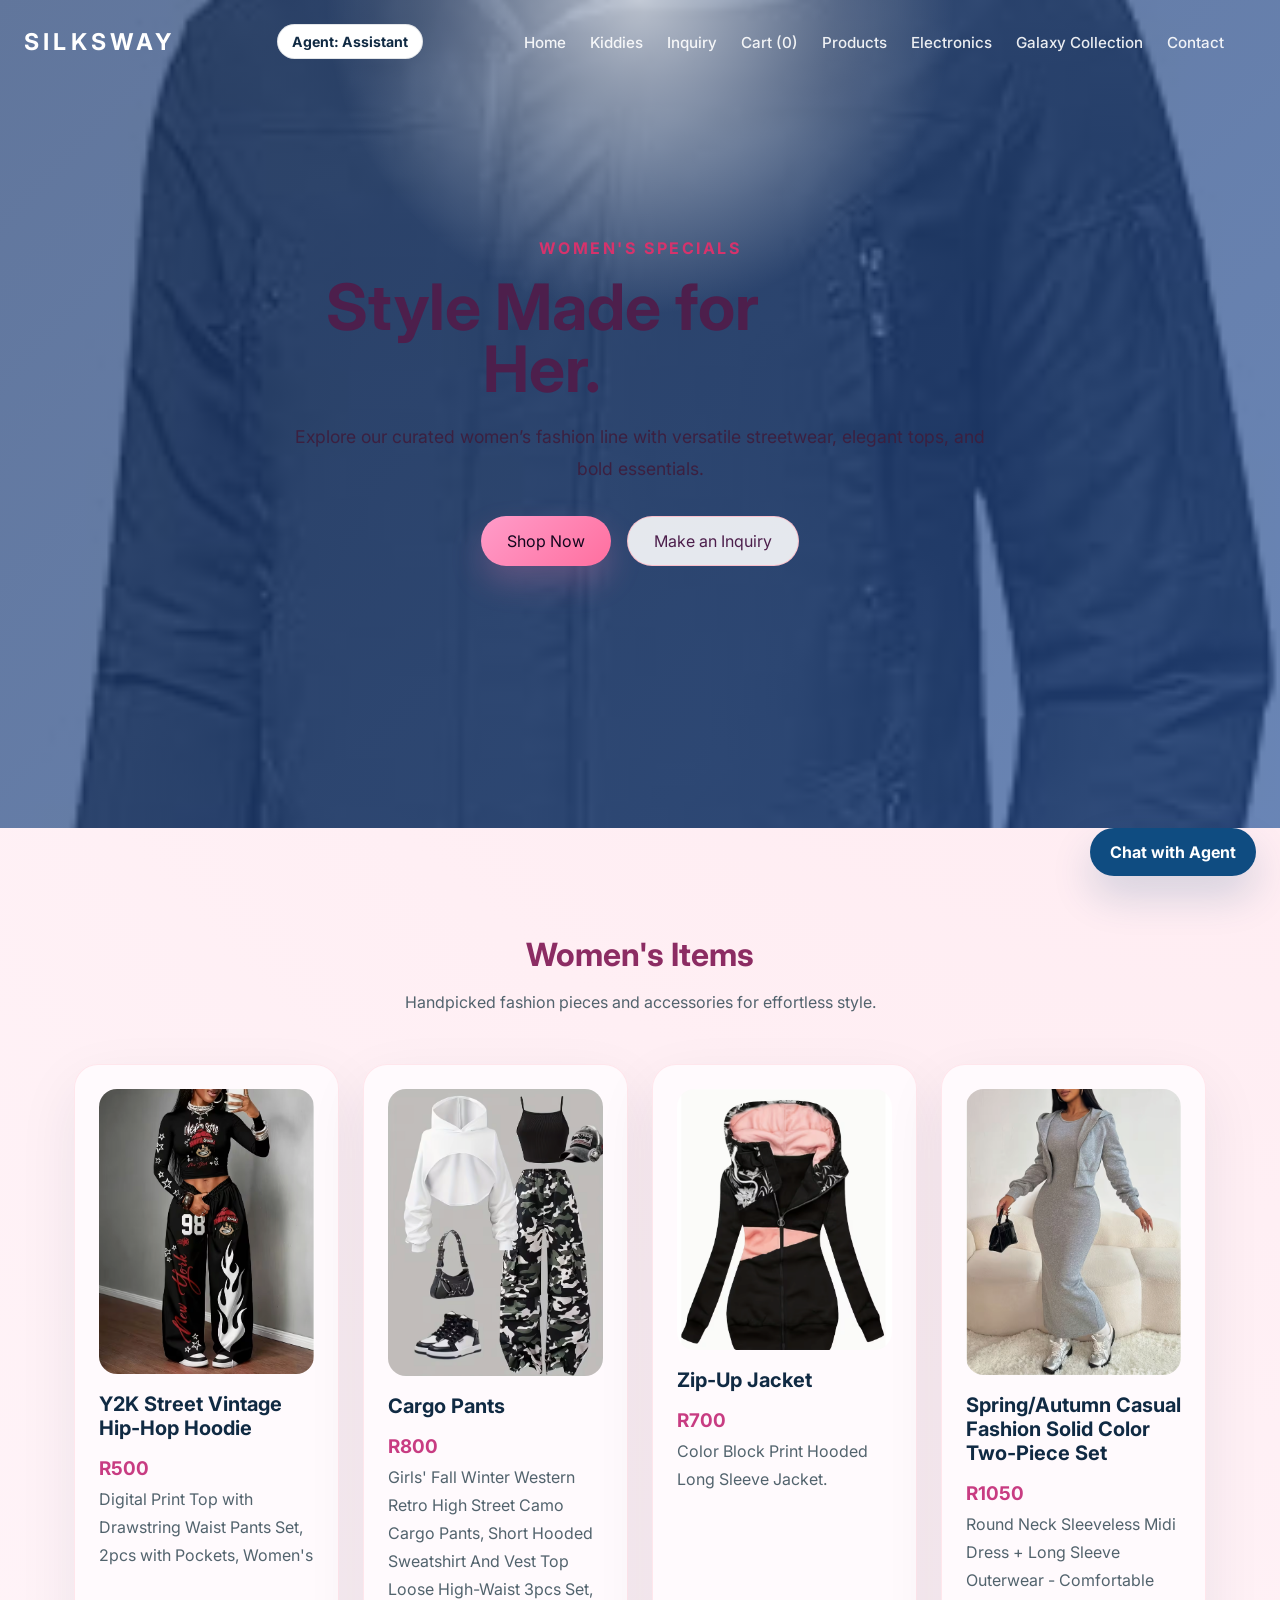
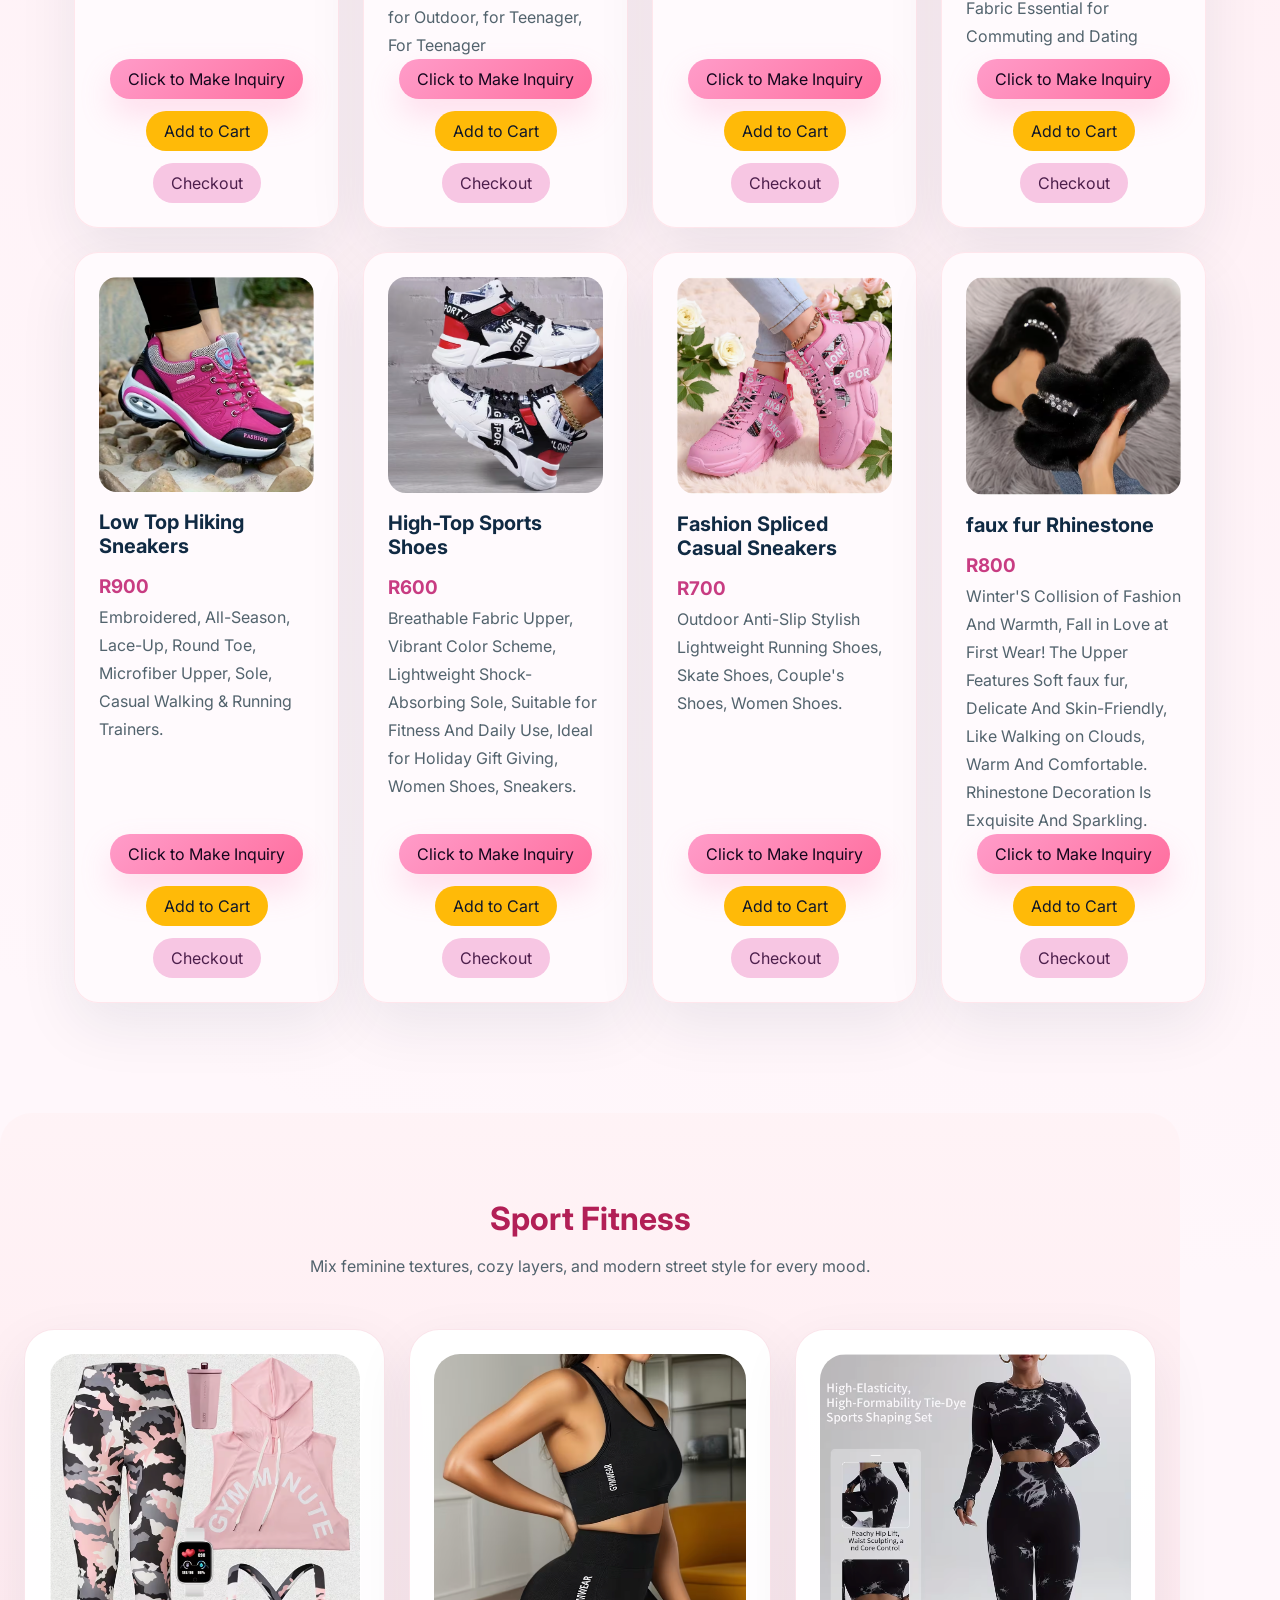
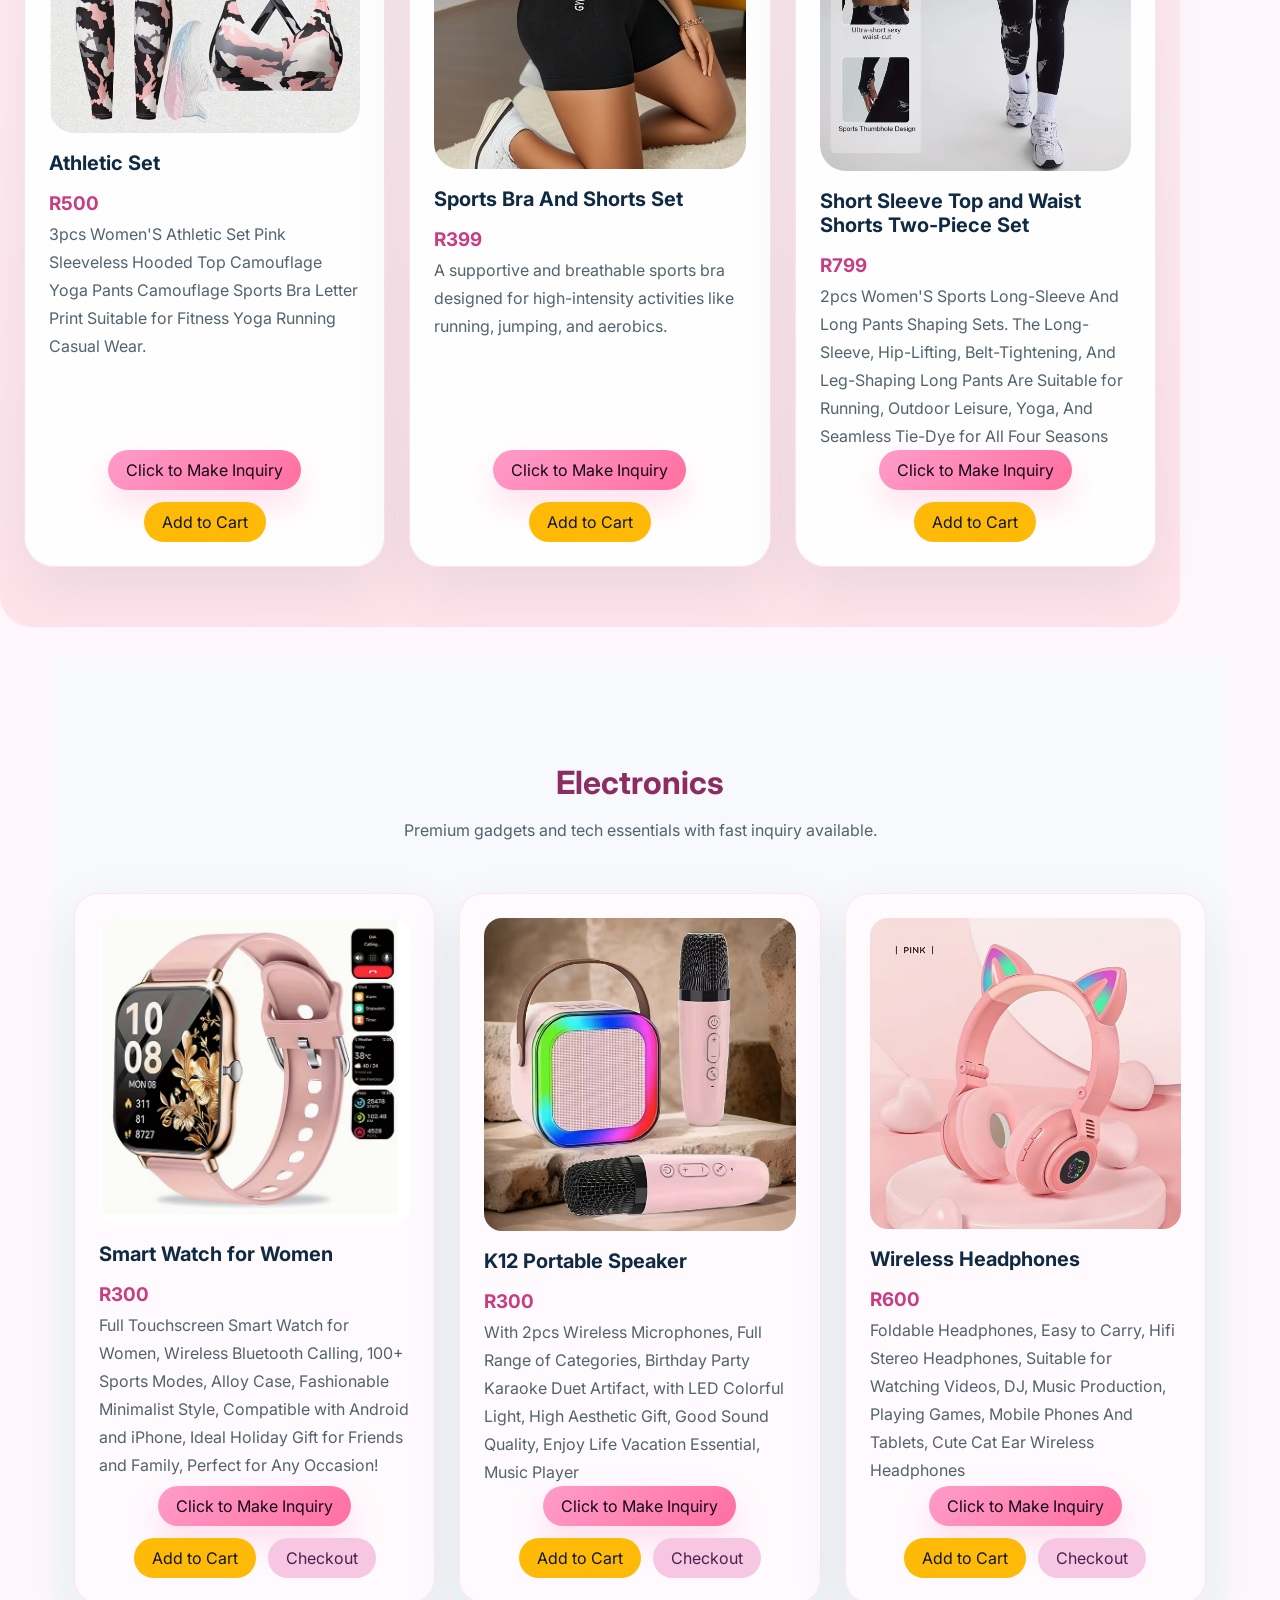
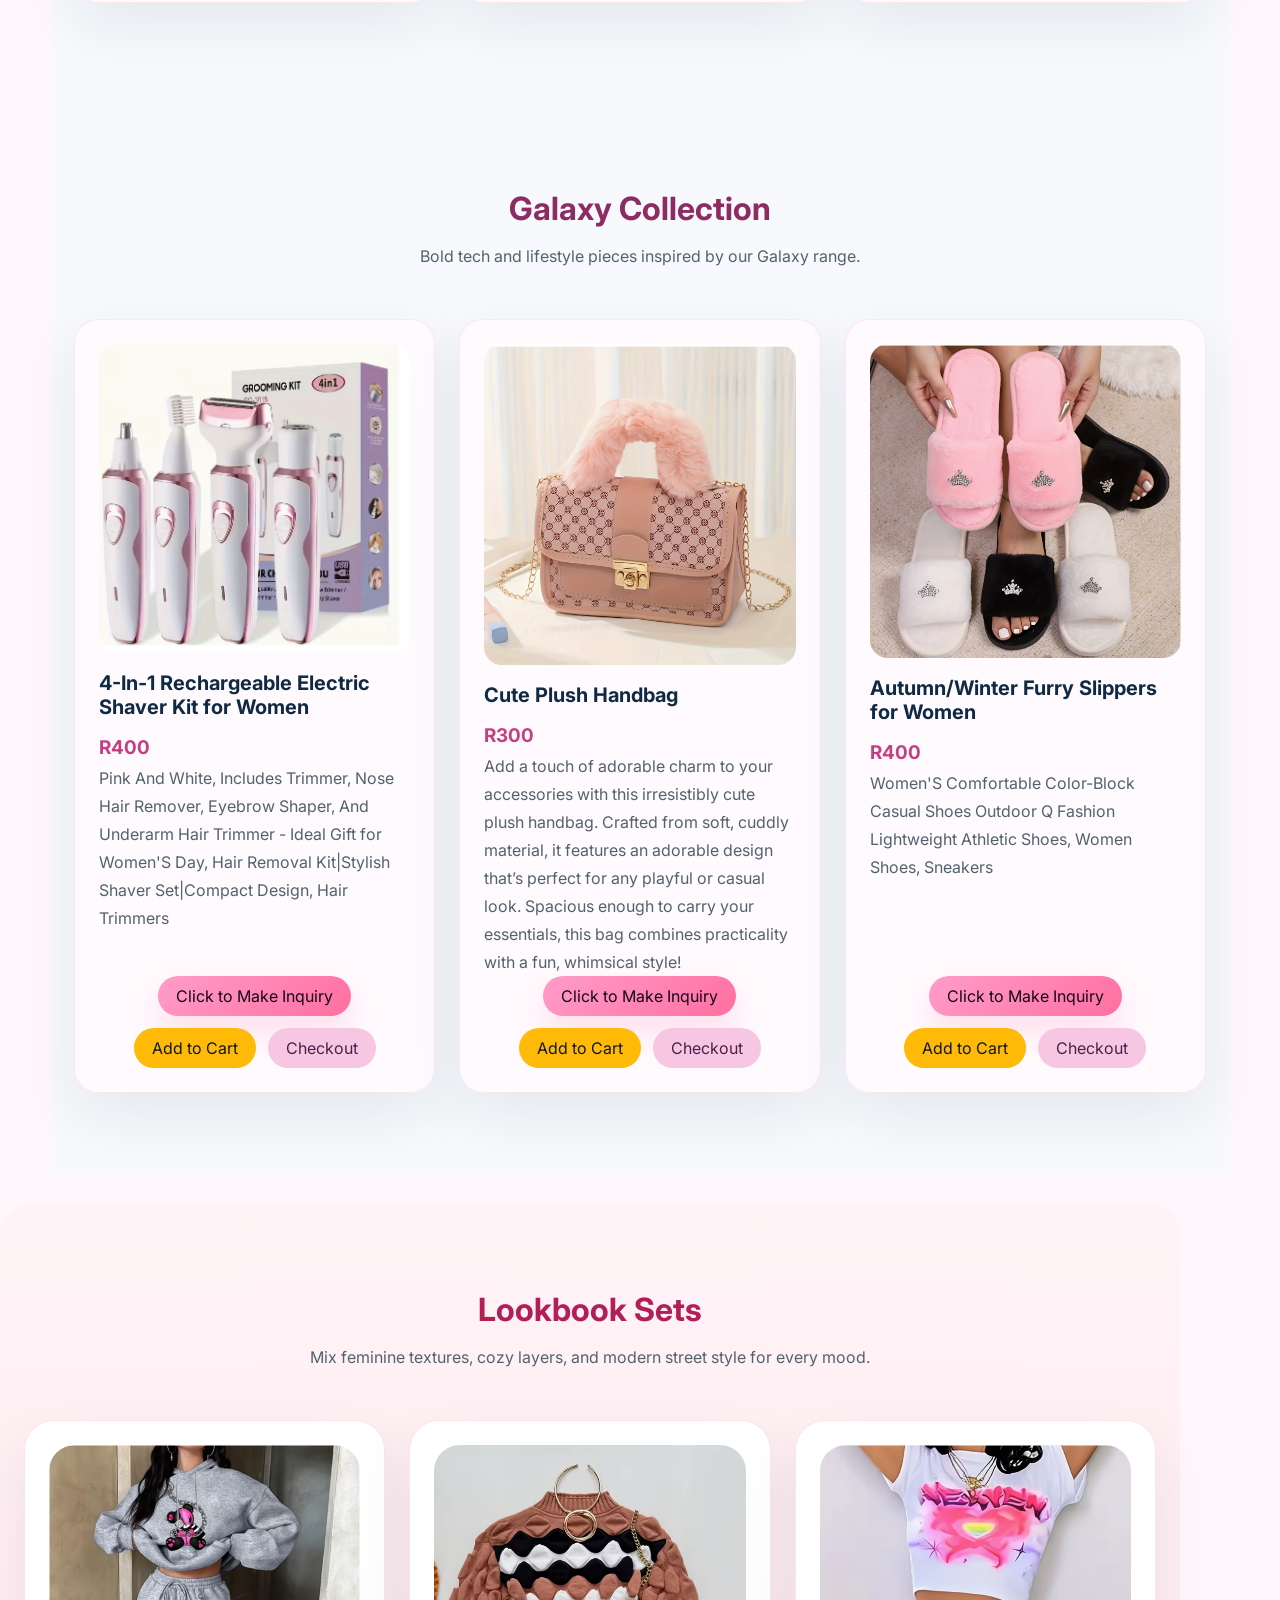
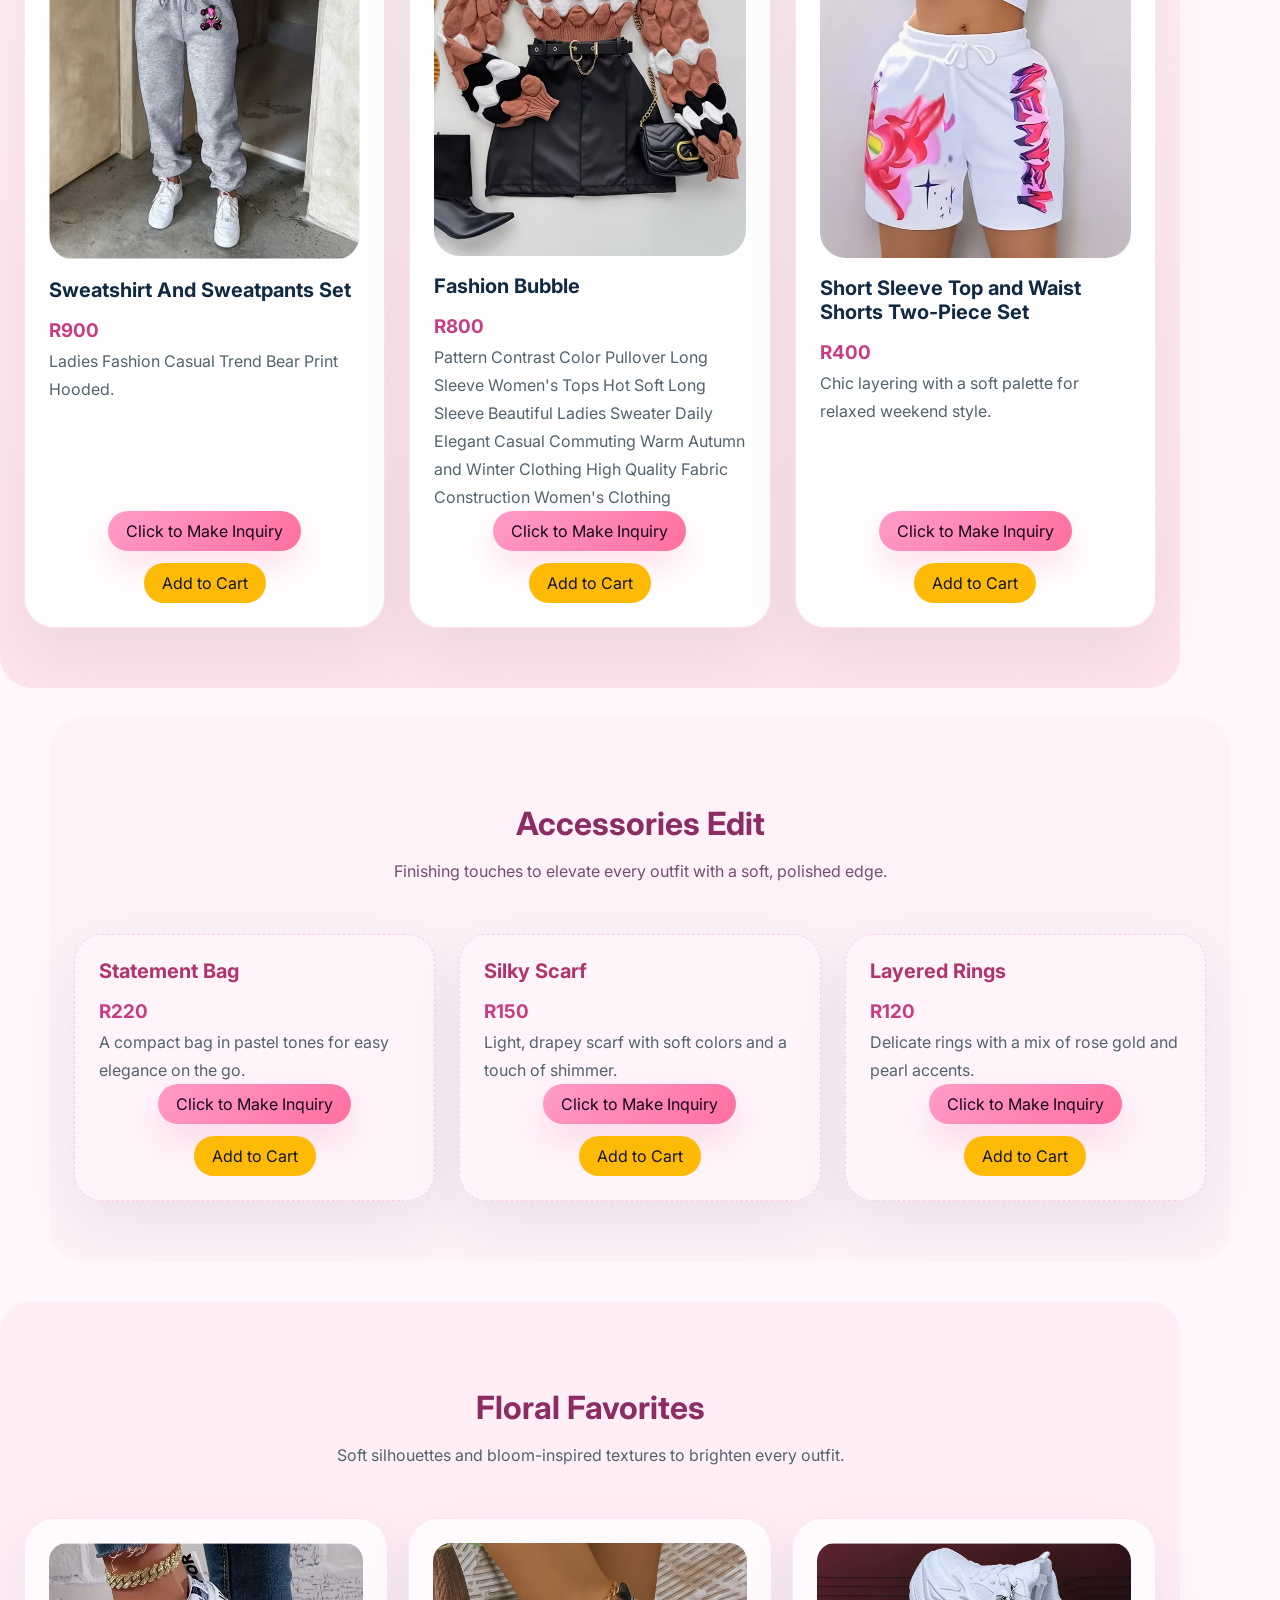
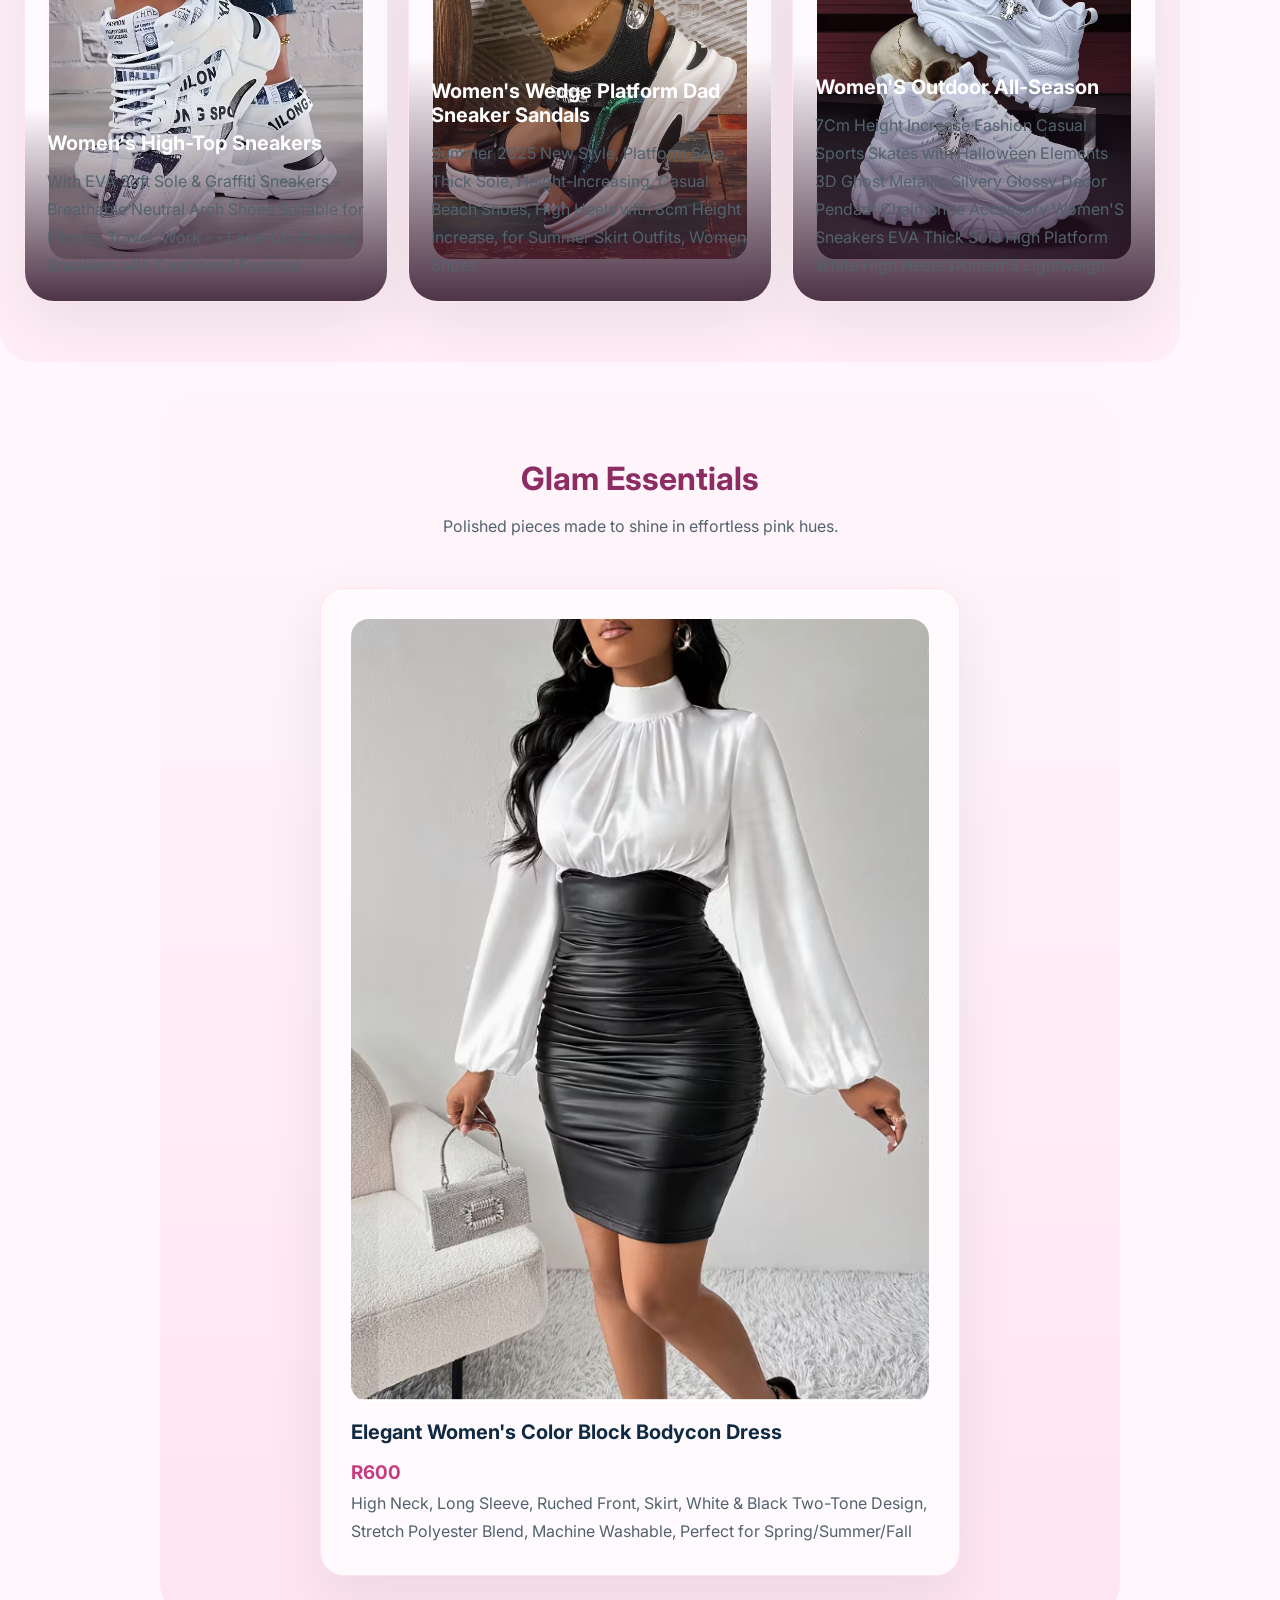
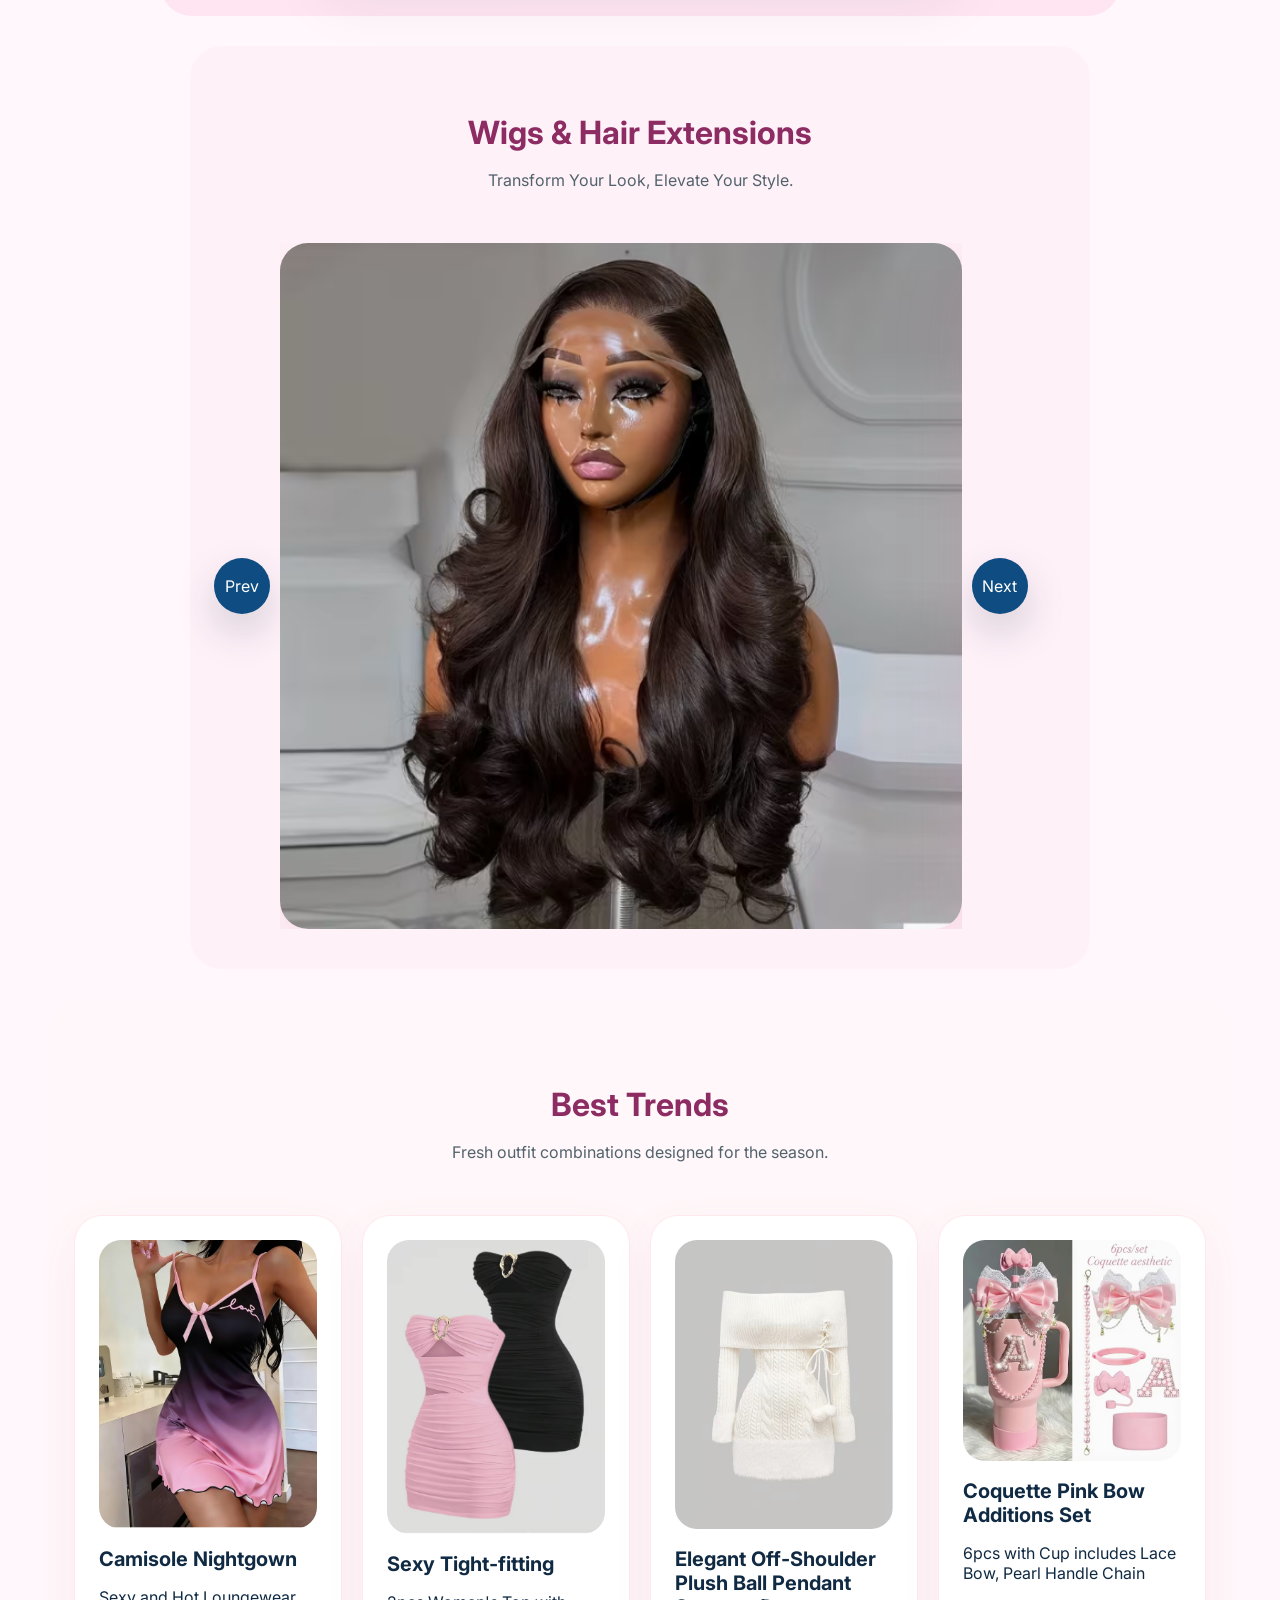
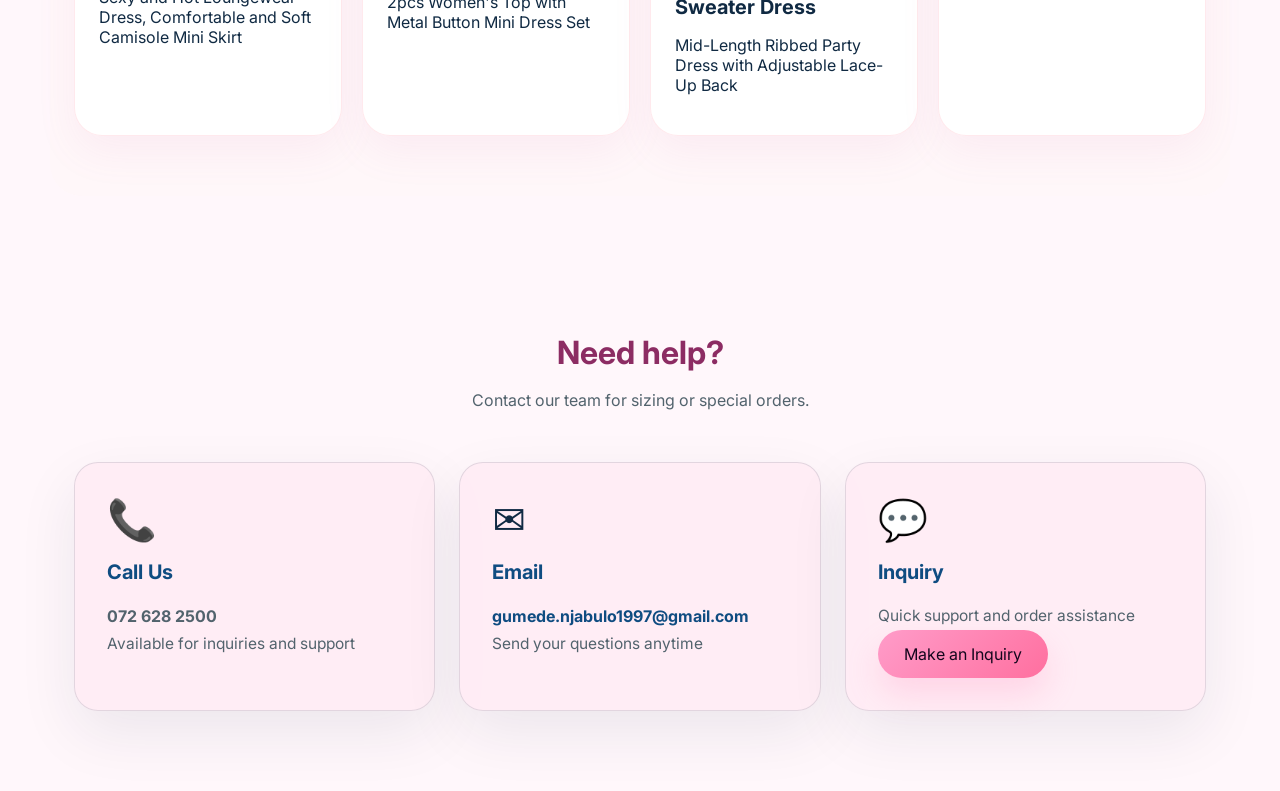
<file: women.html>
<!DOCTYPE html>
<html lang="en">
<head>
  <meta charset="UTF-8" />
  <meta name="viewport" content="width=device-width, initial-scale=1.0" />
  <title>SILKSWAY | Women's Collection</title>
  <link rel="stylesheet" href="styles.css" />
  <link href="https://fonts.googleapis.com/css2?family=Inter:wght@400;600&display=swap" rel="stylesheet" />
  <style>
    body.women-page {
      background: radial-gradient(circle at top right, rgba(255, 192, 203, 0.25), transparent 24%), #fff7fb;
    }
    body.women-page header.hero {
      background: linear-gradient(135deg, rgba(255, 182, 193, 0.95), rgba(255, 240, 245, 0.9)), url('img/aa.jpg') center/cover no-repeat;
      color: #3d1d3d;
    }
    body.women-page header.hero::before {
      background: radial-gradient(circle at top center, rgba(255, 255, 255, 0.7), transparent 30%);
    }
    body.women-page .tag {
      color: #d6336c;
    }
    body.women-page .headline {
      color: #4d1f4c;
    }
    body.women-page .subheading {
      color: rgba(61, 29, 61, 0.92);
    }
    body.women-page .btn.primary {
      background: linear-gradient(135deg, #ff9cc9, #ff6f9f);
      color: #14061d;
      box-shadow: 0 16px 32px rgba(255, 134, 184, 0.24);
    }
    body.women-page .btn.secondary {
      background: rgba(255, 255, 255, 0.88);
      color: #4d1f4c;
      border: 1px solid rgba(255, 182, 193, 0.8);
    }
    body.women-page .card {
      background: rgba(255, 250, 253, 0.98);
      border-color: rgba(255, 192, 203, 0.35);
    }
    body.women-page .card:hover {
      transform: translateY(-4px);
      box-shadow: 0 30px 70px rgba(193, 72, 138, 0.12);
    }
    body.women-page .card-actions .btn.pay {
      background: #f7c6e3;
      color: #4d1f4c;
    }
    body.women-page .section-head h2 {
      color: #8c2c63;
    }
    body.women-page .price {
      color: #c83c82;
    }
    body.women-page .contact-box {
      background: rgba(255, 236, 244, 0.9);
    }
    body.women-page .lookbook-section {
      background: linear-gradient(180deg, rgba(255, 243, 246, 0.95), rgba(255, 225, 233, 0.9));
      border-radius: 32px;
      padding: 60px 24px;
      margin: 30px 0;
    }
    body.women-page .lookbook-section .section-head h2 {
      color: #b21f56;
    }
    body.women-page .lookbook-card {
      background: rgba(255, 255, 255, 0.95);
      border: 1px solid rgba(221, 85, 124, 0.15);
      border-radius: 30px;
      padding: 24px;
    }
    body.women-page .lookbook-card img {
      border-radius: 26px;
      margin-bottom: 18px;
    }
    body.women-page .accessories-section {
      background: #fff1f8;
      border-radius: 32px;
      padding: 60px 24px;
      margin-bottom: 40px;
    }
    body.women-page .accessories-section .section-head p {
      color: rgba(77, 31, 76, 0.78);
    }
    body.women-page .accessory-card {
      border-radius: 28px;
      border: 1px dashed rgba(255, 146, 185, 0.4);
      background: rgba(255, 244, 250, 0.96);
      padding: 24px;
    }
    body.women-page .accessory-card h3 {
      color: #b0356d;
    }
    body.women-page .petals-section {
      background: rgba(255, 238, 246, 0.95);
      border-radius: 32px;
      padding: 60px 24px;
      margin: 30px 0;
    }
    body.women-page .petals-grid {
      display: grid;
      grid-template-columns: repeat(auto-fit, minmax(220px, 1fr));
      gap: 20px;
      align-items: stretch;
    }
    body.women-page .petals-card {
      position: relative;
      overflow: hidden;
      border-radius: 30px;
      min-height: 320px;
    }
    body.women-page .petals-card img {
      width: 100%;
      height: 100%;
      object-fit: cover;
      transition: transform 0.35s ease;
      display: block;
    }
    body.women-page .petals-card:hover img {
      transform: scale(1.05);
    }
    body.women-page .petals-card-content {
      position: absolute;
      inset: auto 0 0 0;
      padding: 22px;
      background: linear-gradient(180deg, transparent, rgba(48, 20, 42, 0.86));
      color: #fff;
    }
    body.women-page .glam-section {
      background: linear-gradient(180deg, #fff6fb, #ffe5f1);
      border-radius: 32px;
      padding: 40px 24px;
      margin: 30px auto 30px;
      max-width: 960px;
    }
    body.women-page .glam-section .grid {
      max-width: 760px;
      margin: 0 auto;
      grid-template-columns: 1fr;
    }
    body.women-page .glam-section .card {
      padding: 30px;
      max-width: 640px;
      margin: 0 auto;
    }
    body.women-page .beauty-section {
      background: #fff1f8;
      border-radius: 32px;
      padding: 40px 24px;
      margin: 30px auto 30px;
      max-width: 900px;
    }
    body.women-page .beauty-section img {
      width: 100%;
      max-width: 760px;
      height: auto;
      border-radius: 28px;
      box-shadow: 0 26px 68px rgba(217, 125, 167, 0.18);
      display: block;
      margin: 0 auto;
    }
    body.women-page .trend-section {
      background: #fff7f9;
      border-radius: 32px;
      padding: 60px 24px;
      margin-bottom: 30px;
    }
    body.women-page .trend-grid {
      display: grid;
      grid-template-columns: repeat(auto-fit, minmax(220px, 1fr));
      gap: 20px;
    }
    body.women-page .trend-card {
      background: rgba(255, 255, 255, 0.98);
      border: 1px solid rgba(255, 192, 203, 0.35);
      border-radius: 28px;
      padding: 24px;
      box-shadow: 0 16px 40px rgba(209, 107, 160, 0.08);
    }
    body.women-page .trend-card img {
      width: 100%;
      border-radius: 22px;
      margin-bottom: 18px;
    }

  </style>
</head>
<body class="women-page">
<header class="hero">
  <nav class="nav" aria-label="Main Navigation">
    <div class="logo" aria-label="SILKSWAY">SILKSWAY</div>
    <div class="agent-badge light">Agent: Assistant</div>
    <button class="hamburger" aria-label="Toggle navigation menu">
      <span class="bar"></span>
      <span class="bar"></span>
      <span class="bar"></span>
    </button>
    <ul class="nav-links">
      <li><a href="index.html">Home</a></li>
      <li><a href="kiddies.html">Kiddies</a></li>
      
      <li><a href="inquiry.html" target="_blank" rel="noopener noreferrer">Inquiry</a></li>
      <li><a href="checkout.html">Cart (<span id="cartNavCount">0</span>)</a></li>
      <li><a href="#women-products">Products</a></li>
      <li><a href="#electronics">Electronics</a></li>
      <li><a href="#galaxy">Galaxy Collection</a></li>
      <li><a href="#contact">Contact</a></li>
    </ul>
  </nav>

  <div class="hero-content">
    <p class="tag">Women's Specials</p>
    <h1 class="headline">Style Made for Her.</h1>
    <p class="subheading">Explore our curated women’s fashion line with versatile streetwear, elegant tops, and bold essentials.</p>
    <div class="cta-buttons">
      <a class="btn primary" href="#women-products">Shop Now</a>
      <a class="btn secondary" href="inquiry.html?general=true" target="_blank" rel="noopener noreferrer">Make an Inquiry</a>
    </div>
  </div>
</header>


<section class="section" id="women-products">
  <div class="section-head">
    <h2>Women's Items</h2>
    <p>Handpicked fashion pieces and accessories for effortless style.</p>
  </div>


  <div class="grid">
    <article class="card">
      <div class="image-gallery">
        <img src="img/s62.png" alt="Y2K Street Vintage Hip-Hop Hoodie" class="main-img" />
      </div>
      <h3>Y2K Street Vintage Hip-Hop Hoodie</h3>
      <p class="price">R500</p>
      <p>Digital Print Top with Drawstring Waist Pants Set, 2pcs with Pockets, Women's</p>
      <div class="card-actions">
        <button class="btn primary small" onclick="window.open('inquiry.html?price=500&product=Women\'s Street Hoodie', '_blank')">Click to Make Inquiry</button>
       <a class="btn pay small" href="checkout.html">Checkout</a>
      </div>
    </article>

    <article class="card">
      <div class="image-gallery">
        <img src="img/s63.png" alt="Cargo Pants" class="main-img" />
      </div>
      <h3>Cargo Pants</h3>
      <p class="price">R800</p>
      <p>Girls' Fall Winter Western Retro High Street Camo Cargo Pants, Short Hooded Sweatshirt And Vest Top Loose High-Waist 3pcs Set, for Outdoor, for Teenager, For Teenager</p>
      <div class="card-actions">
        <button class="btn primary small" onclick="window.open('inquiry.html?price=800&product=Women\'s Cargo Pants', '_blank')">Click to Make Inquiry</button>
        <a class="btn pay small" href="checkout.html">Checkout</a>
      </div>
    </article>

    <article class="card">
      <div class="image-gallery">
        <img src="img/s64.png" alt="Zip-Up Jacket" class="main-img" />
      </div>
      <h3>Zip-Up Jacket</h3>
      <p class="price">R700</p>
      <p>Color Block Print Hooded Long Sleeve Jacket.</p>
      <div class="card-actions">
        <button class="btn primary small" onclick="window.open('inquiry.html?price=700&product=Women\'s Zip-Up Jacket', '_blank')">Click to Make Inquiry</button>
        <a class="btn pay small" href="checkout.html">Checkout</a>
      </div>
    </article>

    <article class="card">
      <div class="image-gallery">
        <img src="img/s65.png" alt="Spring/Autumn Casual Fashion Solid Color Two-Piece Set" class="main-img" />
      </div>
      <h3>Spring/Autumn Casual Fashion Solid Color Two-Piece Set</h3>
      <p class="price">R1050</p>
      <p>Round Neck Sleeveless Midi Dress + Long Sleeve Outerwear - Comfortable Fabric Essential for Commuting and Dating</p>
      <div class="card-actions">
        <button class="btn primary small" onclick="window.open('inquiry.html?price=1050&product=Women\'s Sweatshirt', '_blank')">Click to Make Inquiry</button>
        <a class="btn pay small" href="checkout.html">Checkout</a>
      </div>
    </article>

    <article class="card">
      <div class="image-gallery">
        <img src="img/w61.png" alt="Women's Low Top Hiking Sneakers" class="main-img" />
      </div>
      <h3>Low Top Hiking Sneakers</h3>
      <p class="price">R900</p>
      <p>Embroidered, All-Season, Lace-Up, Round Toe, Microfiber Upper, Sole, Casual Walking & Running Trainers.</p>
      <div class="card-actions">
        <button class="btn primary small" onclick="window.open('inquiry.html?price=900&product=Women\'s Low Top Hiking Sneakers', '_blank')">Click to Make Inquiry</button>
        <a class="btn pay small" href="checkout.html">Checkout</a>
      </div>
    </article>

    <article class="card">
      <div class="image-gallery">
        <img src="img/s60.png" alt="Women's High-Top Spring/Summer Sports Shoes" class="main-img" />
      </div>
      <h3>High-Top Sports Shoes</h3>
      <p class="price">R600</p>
      <p>Breathable Fabric Upper, Vibrant Color Scheme, Lightweight Shock-Absorbing Sole, Suitable for Fitness And Daily Use, Ideal for Holiday Gift Giving, Women Shoes, Sneakers.</p>
      <div class="card-actions">
        <button class="btn primary small" onclick="window.open('inquiry.html?price=600&product=Women\'s High-Top Spring/Summer Sports Shoes', '_blank')">Click to Make Inquiry</button>
        <a class="btn pay small" href="checkout.html">Checkout</a>
      </div>
    </article>

 <article class="card">
      <div class="image-gallery">
        <img src="img/s66.png" alt="Fashion Spliced Casual Sneakers" class="main-img" />
      </div>
      <h3>Fashion Spliced Casual Sneakers</h3>
      <p class="price">R700</p>
      <p>Outdoor Anti-Slip Stylish Lightweight Running Shoes, Skate Shoes, Couple's Shoes, Women Shoes.</p>
      <div class="card-actions">
        <button class="btn primary small" onclick="window.open('inquiry.html?price=700&product=Women\'s Fashion Spliced Casual Sneakers', '_blank')">Click to Make Inquiry</button>
        <a class="btn pay small" href="checkout.html">Checkout</a>
      </div>
    </article>

    <article class="card">
      <div class="image-gallery">
        <img src="img/s67.png" alt="faux fur Rhinestone" class="main-img" />
      </div>
      <h3>faux fur Rhinestone</h3>
      <p class="price">R800</p>
      <p>Winter'S Collision of Fashion And Warmth, Fall in Love at First Wear! The Upper Features Soft faux fur, Delicate And Skin-Friendly, Like Walking on Clouds, Warm And Comfortable. Rhinestone Decoration Is Exquisite And Sparkling.</p>
      <div class="card-actions">
        <button class="btn primary small" onclick="window.open('inquiry.html?price=600&product=Women\'s faux fur Rhinestone', '_blank')">Click to Make Inquiry</button>
        <a class="btn pay small" href="checkout.html">Checkout</a>
      </div>
    </article>
  </div>
</section>
</div>
</section>



<section class="section lookbook-section" id="lookbook">
      <div class="section-head">
        <h2>Sport Fitness</h2>
        <p>Mix feminine textures, cozy layers, and modern street style for every mood.</p>
      </div>
      <div class="grid">
        <article class="card lookbook-card">
          <img src="img/s1.png" alt="Sweatshirt And Sweatpants Set" />
          <h3>Athletic Set</h3>
          <p class="price">R500</p>
          <p>3pcs Women'S Athletic Set Pink Sleeveless Hooded Top Camouflage Yoga Pants Camouflage Sports Bra Letter Print Suitable for Fitness Yoga Running Casual Wear.</p>
          <div class="card-actions">
            <button class="btn primary small" onclick="window.open('inquiry.html?price=900&product=Sweatshirt And Sweatpants Set', '_blank')">Click to Make Inquiry</button>
          </div>
        </article>


        <article class="card lookbook-card">
          <img src="img/s2.png" alt="Fashion Bubble" />
          <h3>Sports Bra And Shorts Set</h3>
          <p class="price">R399</p>
          <p>A supportive and breathable sports bra designed for high-intensity activities like running, jumping, and aerobics.</p>
          <div class="card-actions">
            <button class="btn primary small" onclick="window.open('inquiry.html?price=800&product=Fashion Bubble ', '_blank')">Click to Make Inquiry</button>
          </div>
        </article>


        <article class="card lookbook-card">
          <img src="img/s3.png" alt="Short Sleeve Top and Waist Shorts Two-Piece Set" />
          <h3>Short Sleeve Top and Waist Shorts Two-Piece Set</h3>
          <p class="price">R799</p>
          <p>2pcs Women'S Sports Long-Sleeve And Long Pants Shaping Sets. The Long-Sleeve, Hip-Lifting, Belt-Tightening, And Leg-Shaping Long Pants Are Suitable for Running, Outdoor Leisure, Yoga, And Seamless Tie-Dye for All Four Seasons</p>
          <div class="card-actions">
            <button class="btn primary small" onclick="window.open('inquiry.html?price=400&product=Short Sleeve Top and Waist Shorts Two-Piece Set', '_blank')">Click to Make Inquiry</button>
          </div>
        </article>
      </div>
    </section>




<section class="section alt" id="electronics">
  <div class="section-head">
    <h2>Electronics</h2>
    <p>Premium gadgets and tech essentials with fast inquiry available.</p>
  </div>
  <div class="grid">
    <article class="card">
      <div class="image-gallery">
        <img src="img/w1.png" alt="Smart Watch" class="main-img" />
      </div>



      <h3>Smart Watch for Women</h3>
      <p class="price">R300</p>
      <p>Full Touchscreen Smart Watch for  Women, Wireless Bluetooth Calling, 100+ Sports Modes, Alloy Case, Fashionable Minimalist Style, Compatible with Android and iPhone, Ideal Holiday Gift for Friends and Family, Perfect for Any Occasion!</p>
      <div class="card-actions">
        <button class="btn primary small" onclick="window.open('inquiry.html?price=300&product=Smart Watch for Women', '_blank')">Click to Make Inquiry</button>
        <a class="btn pay small" href="checkout.html">Checkout</a>
      </div>
    </article>


    <article class="card">
      <div class="image-gallery">
        <img src="img/w2.png" alt="Bluetooth Speaker" class="main-img" />
      </div>
      <h3>K12 Portable Speaker</h3>
      <p class="price">R300</p>
      <p>With 2pcs Wireless Microphones, Full Range of Categories, Birthday Party Karaoke Duet Artifact, with LED Colorful Light, High Aesthetic Gift, Good Sound Quality, Enjoy Life Vacation Essential, Music Player</p>
      <div class="card-actions">
        <button class="btn primary small" onclick="window.open('inquiry.html?price=300&product=K12 Portable Speaker', '_blank')">Click to Make Inquiry</button>
        <a class="btn pay small" href="checkout.html">Checkout</a>
      </div>
    </article>


    <article class="card">
      <div class="image-gallery">
        <img src="img/w3.png" alt="Podcast Equipment Bundle" class="main-img" />
      </div>
      <h3>Wireless Headphones</h3>
      <p class="price">R600</p>
      <p>Foldable Headphones, Easy to Carry, Hifi Stereo Headphones, Suitable for Watching Videos, DJ, Music Production, Playing Games, Mobile Phones And Tablets, Cute Cat Ear Wireless Headphones</p>
      <div class="card-actions">
        <button class="btn primary small" onclick="window.open('inquiry.html?price=600&product=Wireless Headphones', '_blank')">Click to Make Inquiry</button>
        <a class="btn pay small" href="checkout.html">Checkout</a>
      </div>
    </article>
  </div>
</section>


<section class="section alt" id="galaxy">
  <div class="section-head">
    <h2>Galaxy Collection</h2>
    <p>Bold tech and lifestyle pieces inspired by our Galaxy range.</p>
  </div>
  <div class="grid">
    <article class="card">
      <div class="image-gallery">
        <img src="img/w4.png" alt="4-In-1 Rechargeable Electric Shaver Kit for Women" class="main-img" />
      </div>
      <h3>4-In-1 Rechargeable Electric Shaver Kit for Women</h3>
      <p class="price">R400</p>
      <p>Pink And White, Includes Trimmer, Nose Hair Remover, Eyebrow Shaper, And Underarm Hair Trimmer - Ideal Gift for Women'S Day, Hair Removal Kit|Stylish Shaver Set|Compact Design, Hair Trimmers</p>
      <div class="card-actions">
        <button class="btn primary small" onclick="window.open('inquiry.html?price=400&product=4-In-1 Rechargeable Electric Shaver Kit for Women', '_blank')">Click to Make Inquiry</button>
        <a class="btn pay small" href="checkout.html">Checkout</a>
      </div>
    </article>


    <article class="card">
      <div class="image-gallery">
        <img src="img/w5.png" alt="Cute Plush Handbag" class="main-img" />
      </div>
      <h3>Cute Plush Handbag</h3>
      <p class="price">R300</p>
      <p>Add a touch of adorable charm to your accessories with this irresistibly cute plush handbag. Crafted from soft, cuddly material, it features an adorable design that’s perfect for any playful or casual look. Spacious enough to carry your essentials, this bag combines practicality with a fun, whimsical style!</p>
      <div class="card-actions">
        <button class="btn primary small" onclick="window.open('inquiry.html?price=300&product=Cute Plush Handbag', '_blank')">Click to Make Inquiry</button>
        <a class="btn pay small" href="checkout.html">Checkout</a>
      </div>
    </article>


    <article class="card">
      <div class="image-gallery">
        <img src="img/w6.png" alt="Autumn/Winter Furry Slippers for Women" class="main-img" />
      </div>
      <h3>Autumn/Winter Furry Slippers for Women</h3>
      <p class="price">R400</p>
      <p>Women'S Comfortable Color-Block Casual Shoes Outdoor Q Fashion Lightweight Athletic Shoes, Women Shoes, Sneakers</p>
      <div class="card-actions">
        <button class="btn primary small" onclick="window.open('inquiry.html?price=400&product=Autumn/Winter Furry Slippers for Women', '_blank')">Click to Make Inquiry</button>
        <a class="btn pay small" href="checkout.html">Checkout</a>
      </div>
    </article>
  </div>
</section>



<section class="section lookbook-section" id="lookbook">
      <div class="section-head">
        <h2>Lookbook Sets</h2>
        <p>Mix feminine textures, cozy layers, and modern street style for every mood.</p>
      </div>
      <div class="grid">
        <article class="card lookbook-card">
          <img src="img/w7.png" alt="Sweatshirt And Sweatpants Set" />
          <h3>Sweatshirt And Sweatpants Set</h3>
          <p class="price">R900</p>
          <p>Ladies Fashion Casual Trend Bear Print Hooded.</p>
          <div class="card-actions">
            <button class="btn primary small" onclick="window.open('inquiry.html?price=900&product=Sweatshirt And Sweatpants Set', '_blank')">Click to Make Inquiry</button>
          </div>
        </article>


        <article class="card lookbook-card">
          <img src="img/w8.png" alt="Fashion Bubble" />
          <h3>Fashion Bubble </h3>
          <p class="price">R800</p>
          <p>Pattern Contrast Color Pullover Long Sleeve Women's Tops Hot Soft Long Sleeve Beautiful Ladies Sweater Daily Elegant Casual Commuting Warm Autumn and Winter Clothing High Quality Fabric Construction Women's Clothing</p>
          <div class="card-actions">
            <button class="btn primary small" onclick="window.open('inquiry.html?price=800&product=Fashion Bubble ', '_blank')">Click to Make Inquiry</button>
          </div>
        </article>


        <article class="card lookbook-card">
          <img src="img/w9.png" alt="Short Sleeve Top and Waist Shorts Two-Piece Set" />
          <h3>Short Sleeve Top and Waist Shorts Two-Piece Set</h3>
          <p class="price">R400</p>
          <p>Chic layering with a soft palette for relaxed weekend style.</p>
          <div class="card-actions">
            <button class="btn primary small" onclick="window.open('inquiry.html?price=400&product=Short Sleeve Top and Waist Shorts Two-Piece Set', '_blank')">Click to Make Inquiry</button>
          </div>
        </article>
      </div>
    </section>





    
    

    <section class="section accessories-section" id="accessories">
      <div class="section-head">
        <h2>Accessories Edit</h2>
        <p>Finishing touches to elevate every outfit with a soft, polished edge.</p>
      </div>
      <div class="grid">
        <article class="card accessory-card">
          <h3>Statement Bag</h3>
          <p class="price">R220</p>
          <p>A compact bag in pastel tones for easy elegance on the go.</p>
          <div class="card-actions">
            <button class="btn primary small" onclick="window.open('inquiry.html?price=220&product=Statement Bag', '_blank')">Click to Make Inquiry</button>
          </div>
        </article>
        <article class="card accessory-card">
          <h3>Silky Scarf</h3>
          <p class="price">R150</p>
          <p>Light, drapey scarf with soft colors and a touch of shimmer.</p>
          <div class="card-actions">
            <button class="btn primary small" onclick="window.open('inquiry.html?price=150&product=Silky Scarf', '_blank')">Click to Make Inquiry</button>
          </div>
        </article>
        <article class="card accessory-card">
          <h3>Layered Rings</h3>
          <p class="price">R120</p>
          <p>Delicate rings with a mix of rose gold and pearl accents.</p>
          <div class="card-actions">
            <button class="btn primary small" onclick="window.open('inquiry.html?price=120&product=Layered Rings', '_blank')">Click to Make Inquiry</button>
          </div>
        </article>
      </div>
    </section>


<section class="section petals-section" id="petals">
  <div class="section-head">
    <h2>Floral Favorites</h2>
    <p>Soft silhouettes and bloom-inspired textures to brighten every outfit.</p>
  </div>

  <div class="petals-grid">
    <article class="card petals-card">
      <img src="img/w10.png" alt="Petal Soft Dress" />
      <div class="petals-card-content">
        <h3>Women's High-Top Sneakers</h3>
        <p>With EVA Soft Sole & Graffiti Sneakers - Breathable Neutral Arch Shoes Suitable for Fitness, Travel, Work - - Lace-Up Running Sneakers with Cushioned Footbed </p>
      </div>
    </article>


    <article class="card petals-card">
      <img src="img/w11.png" alt="Blush Layered Set" />
      <div class="petals-card-content">
        <h3>Women's Wedge Platform Dad Sneaker Sandals</h3>
        <p>Summer 2025 New Style, Platform Sole, Thick Sole, Height-Increasing, Casual Beach Shoes, High Heels with 8cm Height Increase, for Summer Skirt Outfits, Women Shoes</p>
      </div>
    </article>


    <article class="card petals-card">
      <img src="img/w12.png" alt="Rose Garden Blouse" />
      <div class="petals-card-content">
        <h3>Women'S Outdoor All-Season</h3>
        <p>7Cm Height Increase Fashion Casual Sports Skates with Halloween Elements 3D Ghost Metallic Silvery Glossy Decor Pendant Chain Shoe Accessory Women'S Sneakers EVA Thick Sole High Platform White High Heels Women'S Lightweigh</p>
      </div>
    </article>
  </div>
</section>

<section class="section glam-section" id="glam">
  <div class="section-head">
    <h2>Glam Essentials</h2>
    <p>Polished pieces made to shine in effortless pink hues.</p>
  </div>
  <div class="grid">
    <article class="card">
      <div class="image-gallery">
        <img src="img/z1.png" alt="Glam Top" class="main-img" />
      </div>
      <h3>Elegant Women's Color Block Bodycon Dress</h3>
      <p class="price">R600</p>
      <p>High Neck, Long Sleeve, Ruched Front, Skirt, White & Black Two-Tone Design, Stretch Polyester Blend, Machine Washable, Perfect for Spring/Summer/Fall</p>
    </article>
  </div>
</section>

<section class="section beauty-section" id="beauty">
  <div class="section-head">
    <h2>Wigs & Hair Extensions</h2>
    <p>Transform Your Look, Elevate Your Style.</p>
  </div>
  <div class="moodboard-container" style="display: flex; align-items: center;">
    <button class="prev-btn" aria-label="Previous" style="margin-right: 10px;">Prev</button>
    <div class="images-wrapper" style="overflow: hidden; width: 80%;">
      <div class="images" style="display: flex; transition: transform 0.5s ease;">
        <img src="img/z2.png" alt="Wig 1" style="width: 100%; flex-shrink: 0;">
        <img src="img/h1.png" alt="Wig 2" style="width: 100%; flex-shrink: 0;">
        <img src="img/h2.png" alt="Wig 3" style="width: 100%; flex-shrink: 0;">
        <img src="img/h3.png" alt="Wig 1" style="width: 100%; flex-shrink: 0;">
        <img src="img/h4.png" alt="Wig 2" style="width: 100%; flex-shrink: 0;">
       
        <!-- Add more images here if needed -->
      </div>
    </div>
    <button class="next-btn" aria-label="Next" style="margin-left: 10px;">Next</button>
  </div>
</section>

<script>
  const imagesContainer = document.querySelector('.images');
  const images = document.querySelectorAll('.images img');
  const totalImages = images.length;
  let currentIndex = 0;

  document.querySelector('.prev-btn').addEventListener('click', () => {
    currentIndex = (currentIndex - 1 + totalImages) % totalImages;
    updateCarousel();
  });

  document.querySelector('.next-btn').addEventListener('click', () => {
    currentIndex = (currentIndex + 1) % totalImages;
    updateCarousel();
  });

  function updateCarousel() {
    const width = images[0].clientWidth;
    imagesContainer.style.transform = `translateX(-${currentIndex * width}px)`;
  }

  // Optional: Adjust carousel on window resize
  window.addEventListener('resize', updateCarousel);
</script>

<section class="section trend-section" id="trend">
  <div class="section-head">
    <h2>Best Trends</h2>
    <p>Fresh outfit combinations designed for the season.</p>
  </div>
  <div class="trend-grid">
    <article class="trend-card">
      <img src="img/q1.png" alt="Camisole Nightgown" />
      <h3>Camisole Nightgown</h3>
      <p>Sexy and Hot Loungewear Dress, Comfortable and Soft Camisole Mini Skirt</p>
    </article>


    <article class="trend-card">
      <img src="img/q2.png" alt="Sexy Tight-fitting" />
      <h3>Sexy Tight-fitting</h3>
      <p>2pcs Women's Top with Metal Button Mini Dress Set</p>
    </article>

    <article class="trend-card">
      <img src="img/q6.png" alt="Day-to-night" />
      <h3>Elegant Off-Shoulder Plush Ball Pendant Sweater Dress</h3>
      <p>Mid-Length Ribbed Party Dress with Adjustable Lace-Up Back</p>
    </article>

    <article class="trend-card">
      <img src="img/q3.png" alt="Coquette Pink Bow Additions Set" />
      <h3>Coquette Pink Bow Additions Set</h3>
      <p>6pcs with Cup includes Lace Bow, Pearl Handle Chain</p>
    </article>
  </div>
</section>

<section class="section contact" id="contact">
  <div class="section-head">
    <h2>Need help?</h2>
    <p>Contact our team for sizing or special orders.</p>
  </div>
  <div class="contact-content">
    <div class="contact-box">
      <div class="contact-icon">📞</div>
      <h3>Call Us</h3>
      <p class="contact-detail">072 628 2500</p>
      <p class="contact-desc">Available for inquiries and support</p>
    </div>
    <div class="contact-box">
      <div class="contact-icon">✉️</div>
      <h3>Email</h3>
      <p class="contact-detail"><a href="mailto:gumede.njabulo1997@gmail.com">gumede.njabulo1997@gmail.com</a></p>
      <p class="contact-desc">Send your questions anytime</p>
    </div>
    <div class="contact-box">
      <div class="contact-icon">💬</div>
      <h3>Inquiry</h3>
      <p class="contact-desc">Quick support and order assistance</p>
      <a class="btn primary" href="inquiry.html" target="_blank" rel="noopener noreferrer">Make an Inquiry</a>
    </div>
  </div>
</section>

<div id="paymentModal" class="modal hidden" role="dialog" aria-modal="true" aria-labelledby="paymentModalLabel">
  <div class="modal-card">
    <h3 id="paymentModalLabel">Payment Setup Placeholder</h3>
    <p id="paymentText"></p>
    <p>This button is ready for PayFast, EFT, or Cash on Delivery integration. We can connect the real payment gateway next.</p>
    <button class="btn secondary small" onclick="closePaymentInfo()">Close</button>
  </div>
</div>

<script src="script.js"></script>
  <div class="chat-widget" aria-label="Agent chat">
    <button type="button" class="chat-toggle-btn" aria-label="Open chat with assistant">Chat with Agent</button>
    <div class="chat-panel hidden" role="dialog" aria-modal="true" aria-label="Assistant chat">
      <div class="chat-header">
        <div>
          <span class="chat-title">Agent: Assistant</span>
          <span class="chat-subtitle">Ask me about the store, products, orders, or payment.</span>
        </div>
        <button type="button" class="chat-close-btn" aria-label="Close chat">×</button>
      </div>
      <div class="chat-messages" id="chatMessages" role="log" aria-live="polite"></div>
      <form id="chatForm" class="chat-form">
        <input id="chatInput" class="chat-input" type="text" placeholder="Ask the assistant..." aria-label="Type a message" required />
        <button type="submit" class="btn primary chat-send-btn">Send</button>
      </form>
    </div>
  </div>
</body>
</html>
</file>
<file: styles.css>
@import url('https://fonts.googleapis.com/css2?family=Inter:wght@400;500;600;700&display=swap');

:root {
  color-scheme: light;
  font-family: 'Inter', system-ui, sans-serif;
  color: #102a43;
  background: #f3f6fb;
  --surface: #ffffff;
  --surface-muted: #f7f9fc;
  --text-primary: #102a43;
  --text-secondary: #52636d;
  --accent: #0f4c81;
  --accent-soft: #eaf3ff;
  --accent-strong: #ffba08;
  --border: rgba(16, 42, 67, 0.12);
  --radius: 24px;
  --shadow: 0 22px 60px rgba(16, 42, 67, 0.08);
}

* {
  box-sizing: border-box;
}

html {
  scroll-behavior: smooth;
}

body {
  margin: 0;
  min-height: 100vh;
  font-family: inherit;
  color: var(--text-primary);
  background: radial-gradient(circle at top left, rgba(255, 255, 255, 0.9), transparent 35%), #f3f6fb;
}

img {
  display: block;
  max-width: 100%;
}

a {
  color: inherit;
  text-decoration: none;
}

button,
input,
select,
textarea {
  font: inherit;
}

header.hero {
  position: relative;
  min-height: 92vh;
  display: flex;
  align-items: center;
  justify-content: center;
  padding: 40px 24px 80px;
  background: linear-gradient(180deg, rgba(15, 32, 71, 0.82), rgba(15, 32, 71, 0.72)), url('img/aa.jpg') center/cover no-repeat;
  color: #fff;
}

header.hero::before {
  content: '';
  position: absolute;
  inset: 0;
  background: radial-gradient(circle at top center, rgba(255, 255, 255, 0.08), transparent 30%);
}

nav.nav {
  position: absolute;
  inset: 24px auto auto 24px;
  display: flex;
  justify-content: space-between;
  align-items: center;
  width: calc(100% - 48px);
  max-width: 1200px;
  z-index: 2;
}

.logo {
  font-size: 1.45rem;
  font-weight: 700;
  letter-spacing: 0.18em;
  text-transform: uppercase;
  color: #fff;
}

.agent-badge {
  display: inline-flex;
  align-items: center;
  gap: 0.5rem;
  padding: 8px 14px;
  border-radius: 999px;
  background: rgba(255, 255, 255, 0.16);
  color: #fff;
  font-size: 0.88rem;
  font-weight: 700;
  border: 1px solid rgba(255, 255, 255, 0.28);
}

.agent-badge.light {
  background: #fff;
  color: #102a43;
  border-color: rgba(16, 42, 67, 0.12);
}

.chat-widget {
  position: fixed;
  right: 24px;
  bottom: 24px;
  z-index: 9999;
  font-family: inherit;
}

.chat-toggle-btn {
  border: none;
  border-radius: 999px;
  padding: 14px 20px;
  background: #0f4c81;
  color: #fff;
  font-weight: 700;
  cursor: pointer;
  box-shadow: 0 20px 40px rgba(15, 76, 129, 0.18);
}

.chat-panel {
  display: flex;
  flex-direction: column;
  width: min(360px, 100vw);
  max-height: 520px;
  border-radius: 24px;
  background: rgba(255, 255, 255, 0.98);
  box-shadow: 0 32px 90px rgba(16, 42, 67, 0.16);
  overflow: hidden;
  margin-top: 14px;
}

.chat-panel.hidden {
  display: none;
}

.chat-header {
  display: flex;
  justify-content: space-between;
  align-items: center;
  gap: 12px;
  padding: 16px 18px;
  background: #102a43;
  color: #fff;
}

.chat-title {
  font-weight: 700;
}

.chat-subtitle {
  display: block;
  font-size: 0.88rem;
  color: rgba(255, 255, 255, 0.78);
  margin-top: 4px;
}

.chat-close-btn {
  border: none;
  background: transparent;
  color: #fff;
  font-size: 1.25rem;
  cursor: pointer;
}

.chat-messages {
  display: flex;
  flex-direction: column;
  gap: 12px;
  padding: 16px;
  overflow-y: auto;
  min-height: 240px;
  max-height: 320px;
  background: #f4f6fc;
}

.chat-bubble {
  display: inline-block;
  max-width: 100%;
  padding: 12px 16px;
  border-radius: 18px;
  line-height: 1.5;
}

.chat-bubble.user {
  align-self: flex-end;
  background: #0f4c81;
  color: #fff;
  border-bottom-right-radius: 4px;
}

.chat-bubble.assistant {
  align-self: flex-start;
  background: #fff;
  color: #102a43;
  border: 1px solid rgba(16, 42, 67, 0.12);
  border-bottom-left-radius: 4px;
}

.chat-form {
  display: flex;
  gap: 10px;
  padding: 16px;
  background: #fff;
  border-top: 1px solid rgba(16, 42, 67, 0.08);
}

.chat-input {
  flex: 1;
  min-width: 0;
  padding: 12px 14px;
  border-radius: 14px;
  border: 1px solid rgba(16, 42, 67, 0.16);
}

.chat-send-btn {
  white-space: nowrap;
}

@media (max-width: 640px) {
  .chat-widget {
    right: 14px;
    bottom: 14px;
  }

  .chat-panel {
    width: calc(100vw - 28px);
    max-height: 78vh;
  }
}

.nav-links {
  display: flex;
  gap: 24px;
  align-items: center;
  margin: 0;
  padding: 0;
  list-style: none;
}

.nav-links a {
  color: rgba(255, 255, 255, 0.9);
  font-size: 0.95rem;
  font-weight: 500;
  transition: color 0.2s ease;
}

.nav-links a:hover {
  color: var(--accent-strong);
}

.hamburger {
  display: none;
  flex-direction: column;
  justify-content: space-between;
  width: 26px;
  height: 22px;
  border: none;
  background: transparent;
  cursor: pointer;
  z-index: 3;
}

.bar {
  width: 100%;
  height: 3px;
  border-radius: 999px;
  background: #fff;
}

.hero-content {
  position: relative;
  z-index: 1;
  max-width: 760px;
  text-align: center;
  margin: 0 auto;
}

.tag {
  display: inline-flex;
  align-items: center;
  gap: 10px;
  color: var(--accent-strong);
  text-transform: uppercase;
  letter-spacing: 0.16em;
  font-weight: 700;
  margin-bottom: 18px;
}

.headline {
  font-size: clamp(2.8rem, 5vw, 4.6rem);
  line-height: 0.98;
  margin: 0 0 20px;
  max-width: 12ch;
}

.subheading {
  color: rgba(255, 255, 255, 0.84);
  font-size: 1.1rem;
  line-height: 1.8;
  max-width: 700px;
  margin: 0 auto 32px;
}

.cta-buttons {
  display: flex;
  justify-content: center;
  gap: 16px;
  flex-wrap: wrap;
}

.btn {
  display: inline-flex;
  align-items: center;
  justify-content: center;
  gap: 10px;
  border-radius: 999px;
  border: none;
  padding: 14px 26px;
  transition: transform 0.2s ease, background-color 0.2s ease, box-shadow 0.2s ease;
  cursor: pointer;
}

.btn:hover {
  transform: translateY(-1px);
}

.btn.primary {
  background: #ffba08;
  color: #0f172a;
}

.btn.secondary {
  background: rgba(255, 255, 255, 0.18);
  color: #fff;
  border: 1px solid rgba(255, 255, 255, 0.28);
}

/* Make Add to Cart buttons match primary color */
.add-cart,
.btn.secondary.add-cart {
  background: #ffba08 !important;
  color: #0f172a !important;
  border: none !important;
}

.add-cart:hover,
.btn.secondary.add-cart:hover {
  background: #e6a507 !important;
}

.add-cart-count {
  display: inline-flex;
  align-items: center;
  justify-content: center;
  margin-left: 6px;
  padding: 0 8px;
  border-radius: 999px;
  background: rgba(16, 42, 67, 0.08);
  color: #102a43;
  font-weight: 700;
  font-size: 0.92rem;
}

.section {
  padding: 80px 24px;
  max-width: 1180px;
  margin: 0 auto;
}

.section.alt {
  background: var(--surface-muted);
}

#cartSummary {
  padding-top: 36px;
  padding-bottom: 30px;
}

.cart-summary-grid {
  display: grid;
  grid-template-columns: minmax(240px, 1fr) minmax(280px, 1.8fr);
  gap: 24px;
  align-items: start;
}

.cart-summary-stats {
  background: var(--surface);
  border-radius: var(--radius);
  padding: 24px;
  box-shadow: var(--shadow);
}

.cart-metric {
  margin: 0 0 14px;
  line-height: 1.5;
}

.cart-summary-list {
  background: var(--surface);
  border-radius: var(--radius);
  padding: 24px;
  box-shadow: var(--shadow);
}

#cartItemsList {
  list-style: none;
  margin: 0;
  padding: 0;
  display: grid;
  gap: 12px;
}

#cartItemsList li {
  background: var(--surface-muted);
  border-radius: 16px;
  padding: 14px 16px;
  display: flex;
  justify-content: space-between;
  align-items: center;
}

#cartItemsList li span {
  flex: 1;
}

.btn-remove-item {
  padding: 6px 10px !important;
  font-size: 0.8rem !important;
  background: #e74c3c !important;
  color: white !important;
  border: none !important;
  border-radius: 6px !important;
  cursor: pointer !important;
  white-space: nowrap;
  margin-left: 12px;
}

.btn-remove-item:hover {
  background: #c0392b !important;
  transform: translateY(-1px);
}

#clearCartBtn {
  margin-top: 18px;
}

.shoes-section {
  background: linear-gradient(160deg, #fdf1ff 0%, #f7e5ff 45%, #f4f1ff 100%);
}

.shoes-section .section-head h2 {
  color: #68307f;
}

.shoes-section .section-head p {
  color: #6f4e99;
}

.shoes-grid {
  grid-template-columns: repeat(auto-fit, minmax(280px, 1fr));
  gap: 28px;
}

.shoes-section .card {
  padding: 0;
  border: none;
  border-radius: 28px;
  overflow: hidden;
  background: transparent;
  box-shadow: 0 24px 70px rgba(112, 52, 141, 0.12);
}

.shoes-section .card img {
  border-radius: 0;
  height: 280px;
  object-fit: cover;
}

.shoes-section .card h3,
.shoes-section .card .price,
.shoes-section .card p {
  margin-left: 24px;
  margin-right: 24px;
}

.shoes-section .card h3 {
  margin-top: 20px;
  color: #582475;
}

.shoes-section .card .price {
  color: #b531d0;
}

.shoes-section .card p {
  margin-top: 10px;
  margin-bottom: 18px;
  color: #5f4770;
}

.shoes-section .card-actions {
  justify-content: flex-start;
  gap: 14px;
  padding: 0 24px 24px;
}

.shoes-section .btn.primary {
  background: #a946db;
  color: #fff;
}

.shoes-section .btn.pay {
  background: #632f7e;
  color: #fff;
}

.shoes-section .card:hover img {
  transform: scale(1.04);
}

.shoes-section .card img {
  transition: transform 0.4s ease;
}

.section-head {
  text-align: center;
  margin-bottom: 48px;
}

.section-head h2 {
  font-size: clamp(2rem, 2.5vw, 2.6rem);
  margin-bottom: 14px;
}

.section-head p {
  margin: 0 auto;
  max-width: 680px;
  color: var(--text-secondary);
  font-size: 1rem;
  line-height: 1.8;
}

.grid {
  display: grid;
  gap: 24px;
  grid-template-columns: repeat(auto-fit, minmax(260px, 1fr));
}

.card,
.carousel-content,
.about-box,
.contact-box,
.modal-card {
  background: var(--surface);
  border-radius: var(--radius);
  border: 1px solid var(--border);
  box-shadow: var(--shadow);
}

.card {
  padding: 24px;
  display: flex;
  flex-direction: column;
  min-height: 100%;
}

.card:hover,
.about-box:hover,
.contact-box:hover {
  transform: translateY(-5px);
  box-shadow: 0 28px 70px rgba(16, 42, 67, 0.12);
}

.card img {
  width: 100%;
  height: auto;
  border-radius: 18px;
  margin-bottom: 18px;
  object-fit: cover;
}

.image-gallery .thumbnails {
  display: grid;
  grid-template-columns: repeat(3, minmax(0, 1fr));
  gap: 12px;
  margin-top: 16px;
}

.image-gallery .thumbnails img {
  width: 100%;
  height: 64px;
  object-fit: cover;
  border-radius: 16px;
  border: 1px solid rgba(16, 42, 67, 0.08);
  cursor: pointer;
  transition: transform 0.2s ease, border-color 0.2s ease;
}

.image-gallery .thumbnails img:hover {
  transform: translateY(-2px);
  border-color: var(--accent-strong);
}

.main-img {
  border-radius: 20px;
}

h3 {
  margin: 0 0 12px;
  font-size: 1.25rem;
}

.price {
  color: var(--accent);
  font-size: 1.18rem;
  font-weight: 700;
  margin: 10px 0 16px;
}

.card p,
.about-box p,
.contact-box p {
  margin: 0;
  color: var(--text-secondary);
  line-height: 1.75;
}

.card-actions {
  margin-top: auto;
  display: flex;
  flex-wrap: wrap;
  gap: 12px;
  justify-content: center;
}

.carousel {
  display: flex;
  align-items: center;
  justify-content: center;
  gap: 16px;
  flex-wrap: wrap;
}

.carousel-container {
  flex: 1;
  max-width: 760px;
}

.carousel-content {
  text-align: center;
  padding: 30px;
}

.carousel-content img {
  width: 100%;
  max-width: 320px;
  border-radius: 18px;
  margin: 0 auto 24px;
}

.prev-btn,
.next-btn {
  width: 56px;
  height: 56px;
  border-radius: 50%;
  border: none;
  background: var(--accent);
  color: #fff;
  box-shadow: 0 18px 40px rgba(16, 42, 67, 0.18);
  cursor: pointer;
}

.prev-btn:hover,
.next-btn:hover {
  background: #0d3e6e;
}

.about-content,
.contact-content {
  display: grid;
  grid-template-columns: repeat(auto-fit, minmax(280px, 1fr));
  gap: 24px;
}

.about-box,
.contact-box {
  padding: 32px;
}

.about-box h3,
.contact-box h3 {
  color: var(--accent);
  margin-bottom: 18px;
}

.about-list {
  list-style: none;
  margin: 0;
  padding: 0;
}

.about-list li {
  padding: 10px 0;
  color: var(--text-secondary);
  font-size: 1rem;
}

.contact-icon {
  font-size: 2.5rem;
  margin-bottom: 16px;
}

.contact-detail {
  margin: 10px 0;
  font-size: 1rem;
  font-weight: 700;
  color: var(--accent);
}

.contact-detail a {
  color: var(--accent);
}

.contact-desc {
  color: var(--text-secondary);
  font-size: 0.97rem;
}

.modal {
  position: fixed;
  inset: 0;
  background: rgba(16, 42, 67, 0.65);
  display: flex;
  align-items: center;
  justify-content: center;
  opacity: 0;
  pointer-events: none;
  transition: opacity 0.3s ease;
}

.modal.show {
  opacity: 1;
  pointer-events: auto;
}

.modal-card {
  width: min(520px, calc(100% - 40px));
  padding: 32px;
  text-align: center;
}

.modal-card h3 {
  margin-bottom: 14px;
}

.btn.small {
  padding: 10px 18px;
}

@media (max-width: 900px) {
  header.hero {
    min-height: 80vh;
    padding-top: 32px;
  }
}

@media (max-width: 768px) {
  nav.nav {
    top: 20px;
    left: 0;
    width: 100%;
    padding: 0 20px;
  }

  .hamburger {
    display: flex;
  }

  .nav-links {
    position: absolute;
    top: 72px;
    left: 0;
    right: 0;
    flex-direction: column;
    align-items: center;
    gap: 0;
    background: rgba(15, 32, 71, 0.95);
    transform: translateY(-120%);
    opacity: 0;
    visibility: hidden;
    transition: all 0.25s ease;
    padding: 18px 0;
  }

  .nav-links.active {
    transform: translateY(0);
    opacity: 1;
    visibility: visible;
  }

  .nav-links li {
    width: 100%;
  }

  .nav-links a {
    display: block;
    width: 100%;
    padding: 12px 24px;
    text-align: center;
  }

  .hero-content {
    padding: 0 10px;
  }

  .cta-buttons {
    flex-direction: column;
  }

  .section {
    padding: 60px 18px;
  }

  .grid {
    grid-template-columns: 1fr;
  }

  .carousel-content img {
    max-width: 280px;
  }
}

@media (max-width: 480px) {
  header.hero {
    padding-top: 24px;
  }

  .headline {
    font-size: 2.5rem;
  }

  .section {
    padding: 50px 16px;
  }
}


.thumbnails img {
    cursor: pointer;
}

.thumbnails img:hover {
    opacity: 0.5;
}






/* Style the kiddies button */
#kiddies-btn {
    background-color: #FFC080; /* Light orange color */
    color: #000; /* Black text */
    border: none;
    padding: 10px 20px;
    font-size: 16px;
    cursor: pointer;
    border-radius: 8px;
}

#kiddies-btn:hover {
    background-color: #FFA07A; /* Light salmon color on hover */
}

/* Style the kiddies section */
#kiddies-section {
    background-color: #87CEEB; /* Light blue */
    padding: 20px;
    border: 2px solid #000;
    border-radius: 10px;
    margin-top: 20px;
    text-align: center;
}

 /* Kiddies Section Styles */
    #kiddies-section {
      background: linear-gradient(135deg, #ffe4e1, #fff0f5);
      padding: 40px 20px;
      border-radius: 20px;
      text-align: center;
      margin: 20px auto;
      max-width: 600px;
      font-family: 'Comic Neue', cursive;
      box-shadow: 0 4px 12px rgba(0,0,0,0.2);
      animation: bounceIn 1s ease;
    }

    #kiddies-btn {
    background: linear-gradient(135deg, #ffe4e1, #fff0f5);
    color: #000; /* Black text */
    border: none;
    padding: 10px 20px;
    font-size: 16px;
    cursor: pointer;
    border-radius: 8px;
    display: block; /* Center it horizontally */
    margin: 20px auto; /* Add margin for spacing */
    max-width: 600px;
      font-family: 'Comic Neue', cursive;
      box-shadow: 0 4px 12px rgba(0,0,0,0.2);
      animation: bounceIn 1s ease;
}
    #kiddies-section h1 {
      font-size: 2em;
      color: #ff69b4;
    }

    #kiddies-section p {
      font-size: 1.2em;
      margin-top: 15px;
    }

    .kiddies{
      background: #79af1c;
    }
</file>
